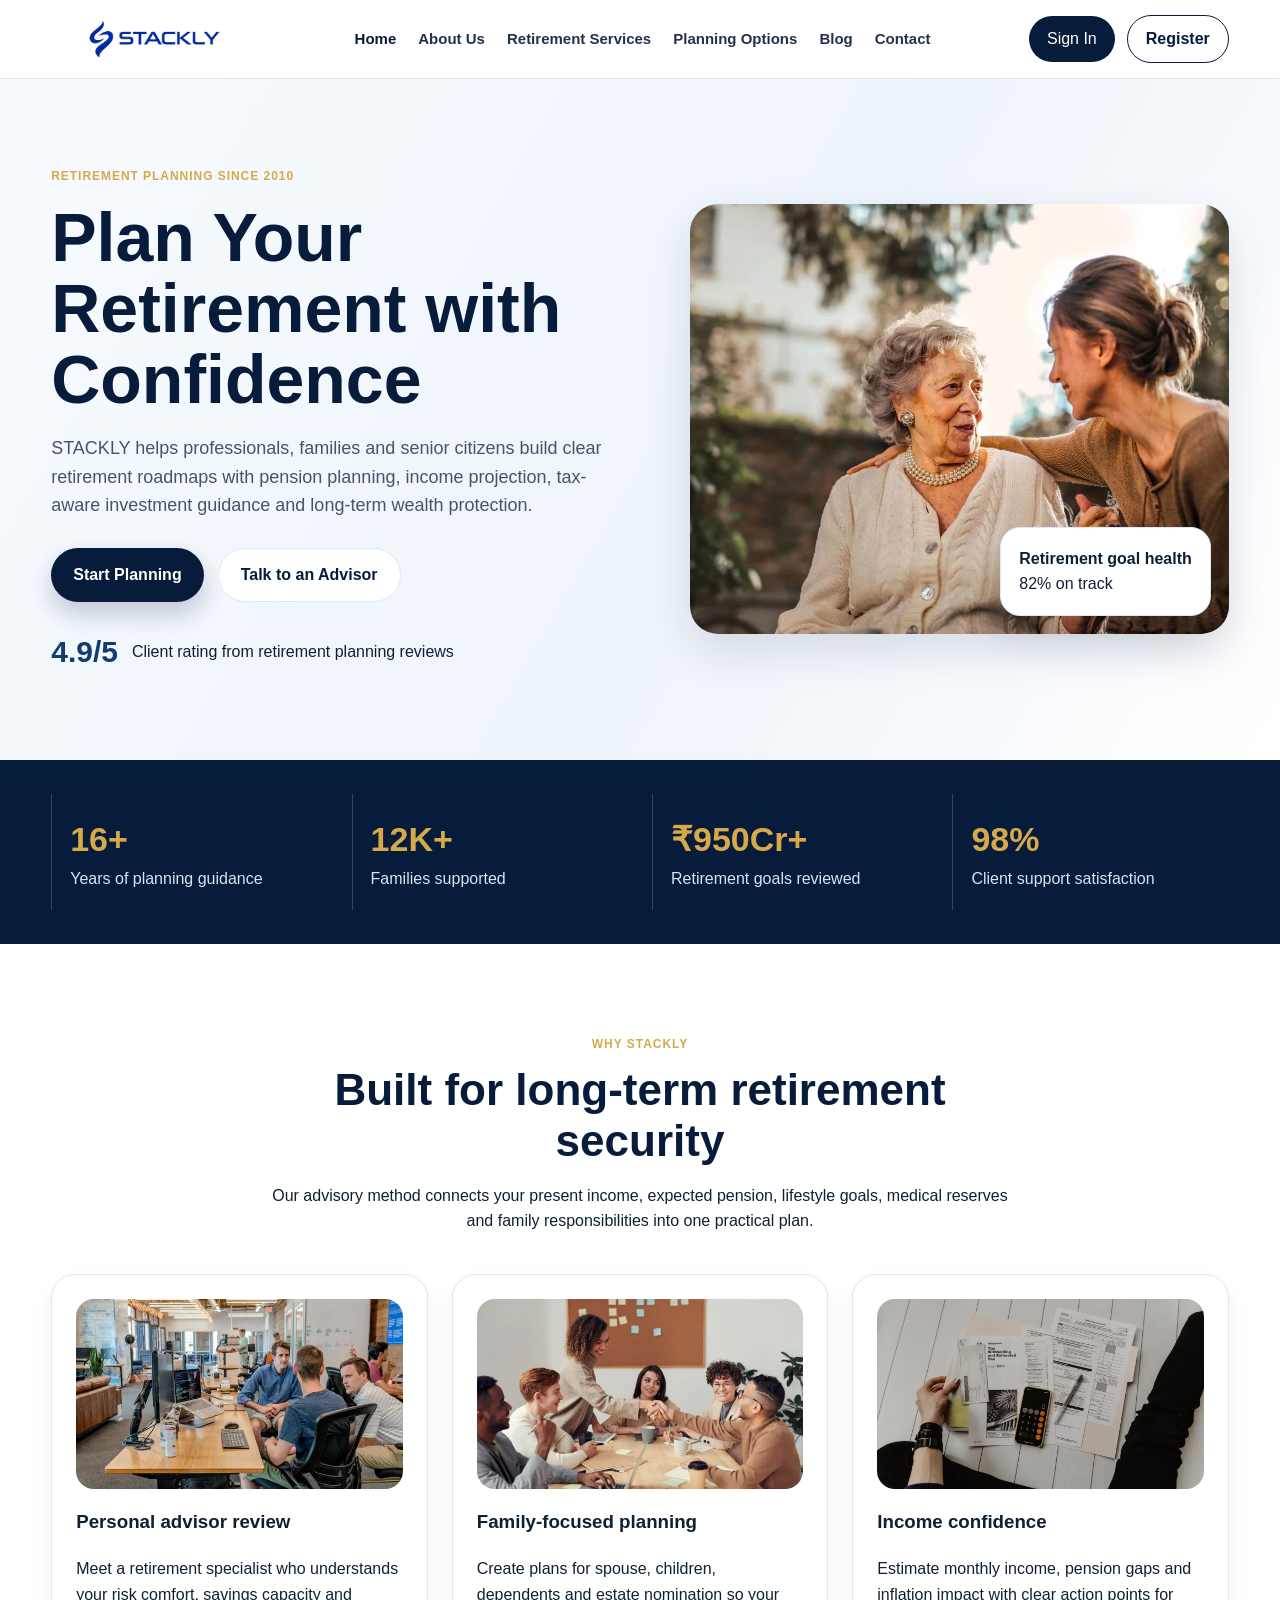
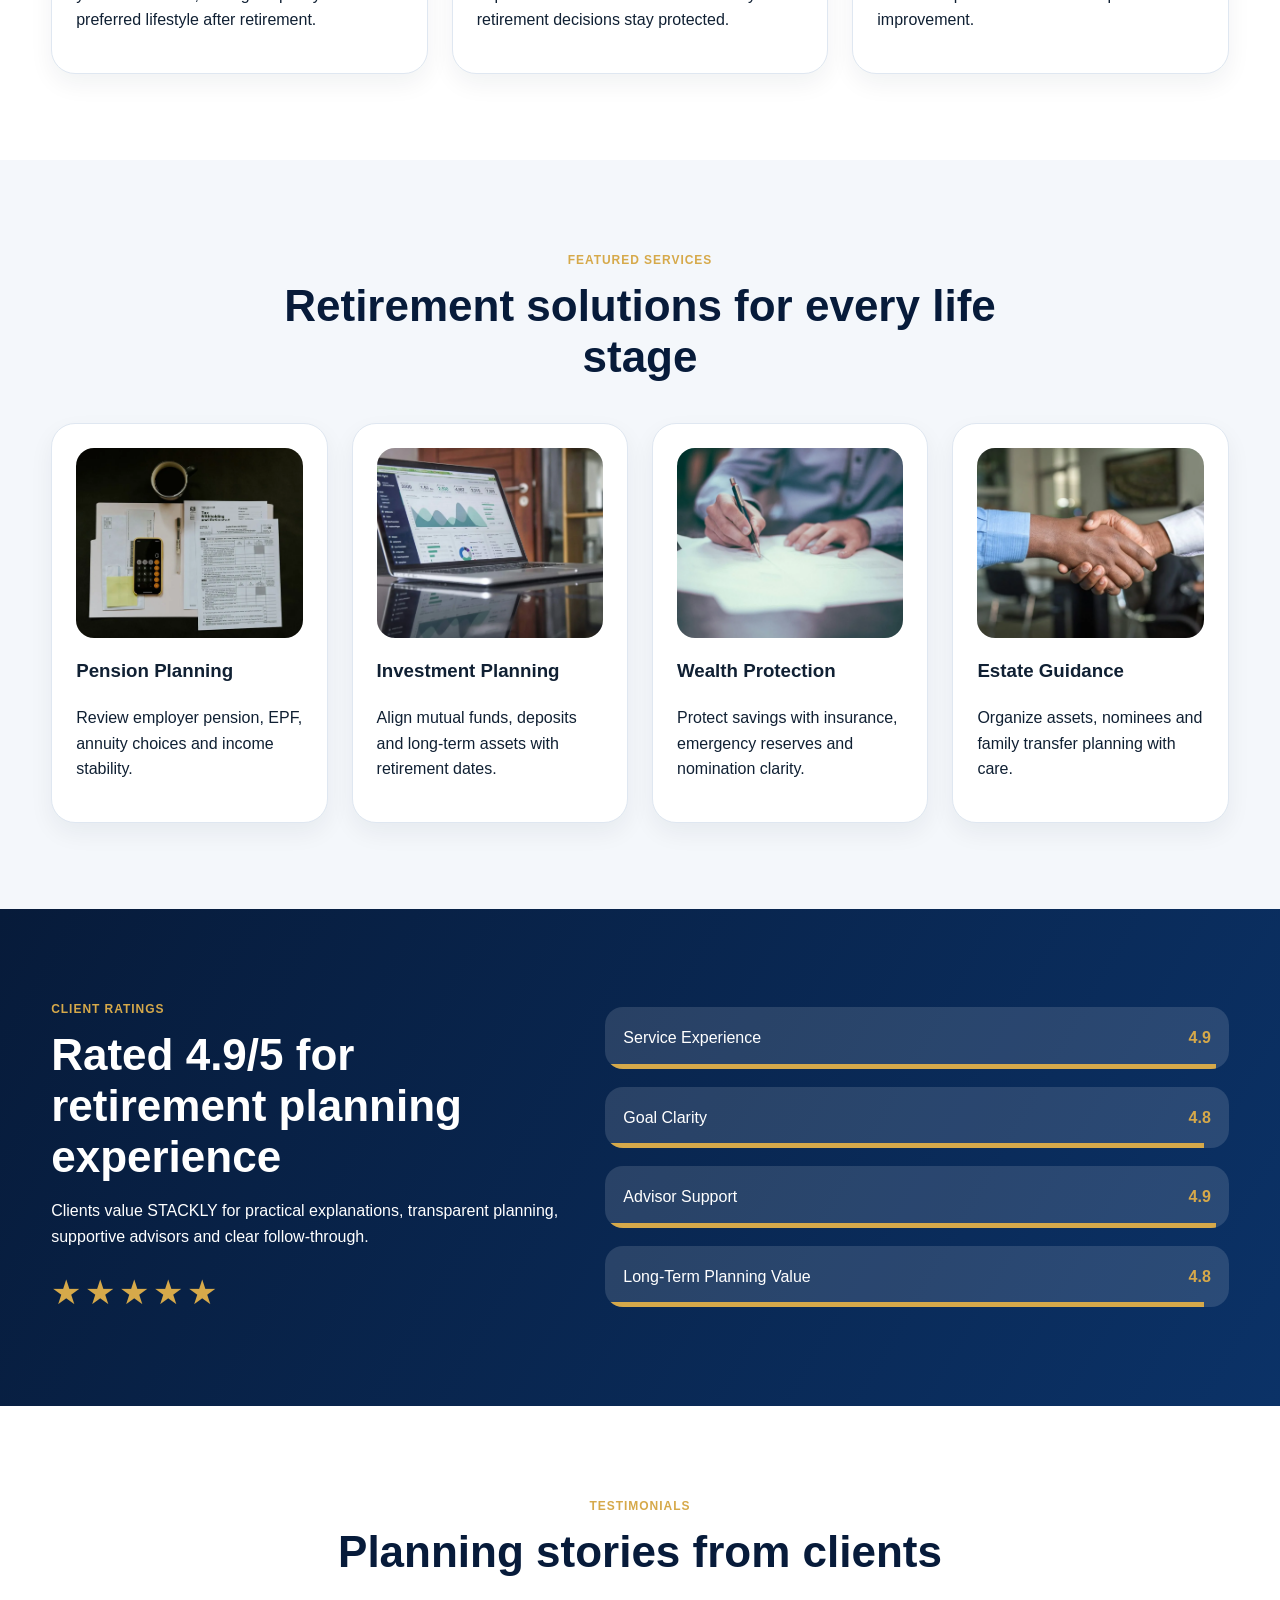
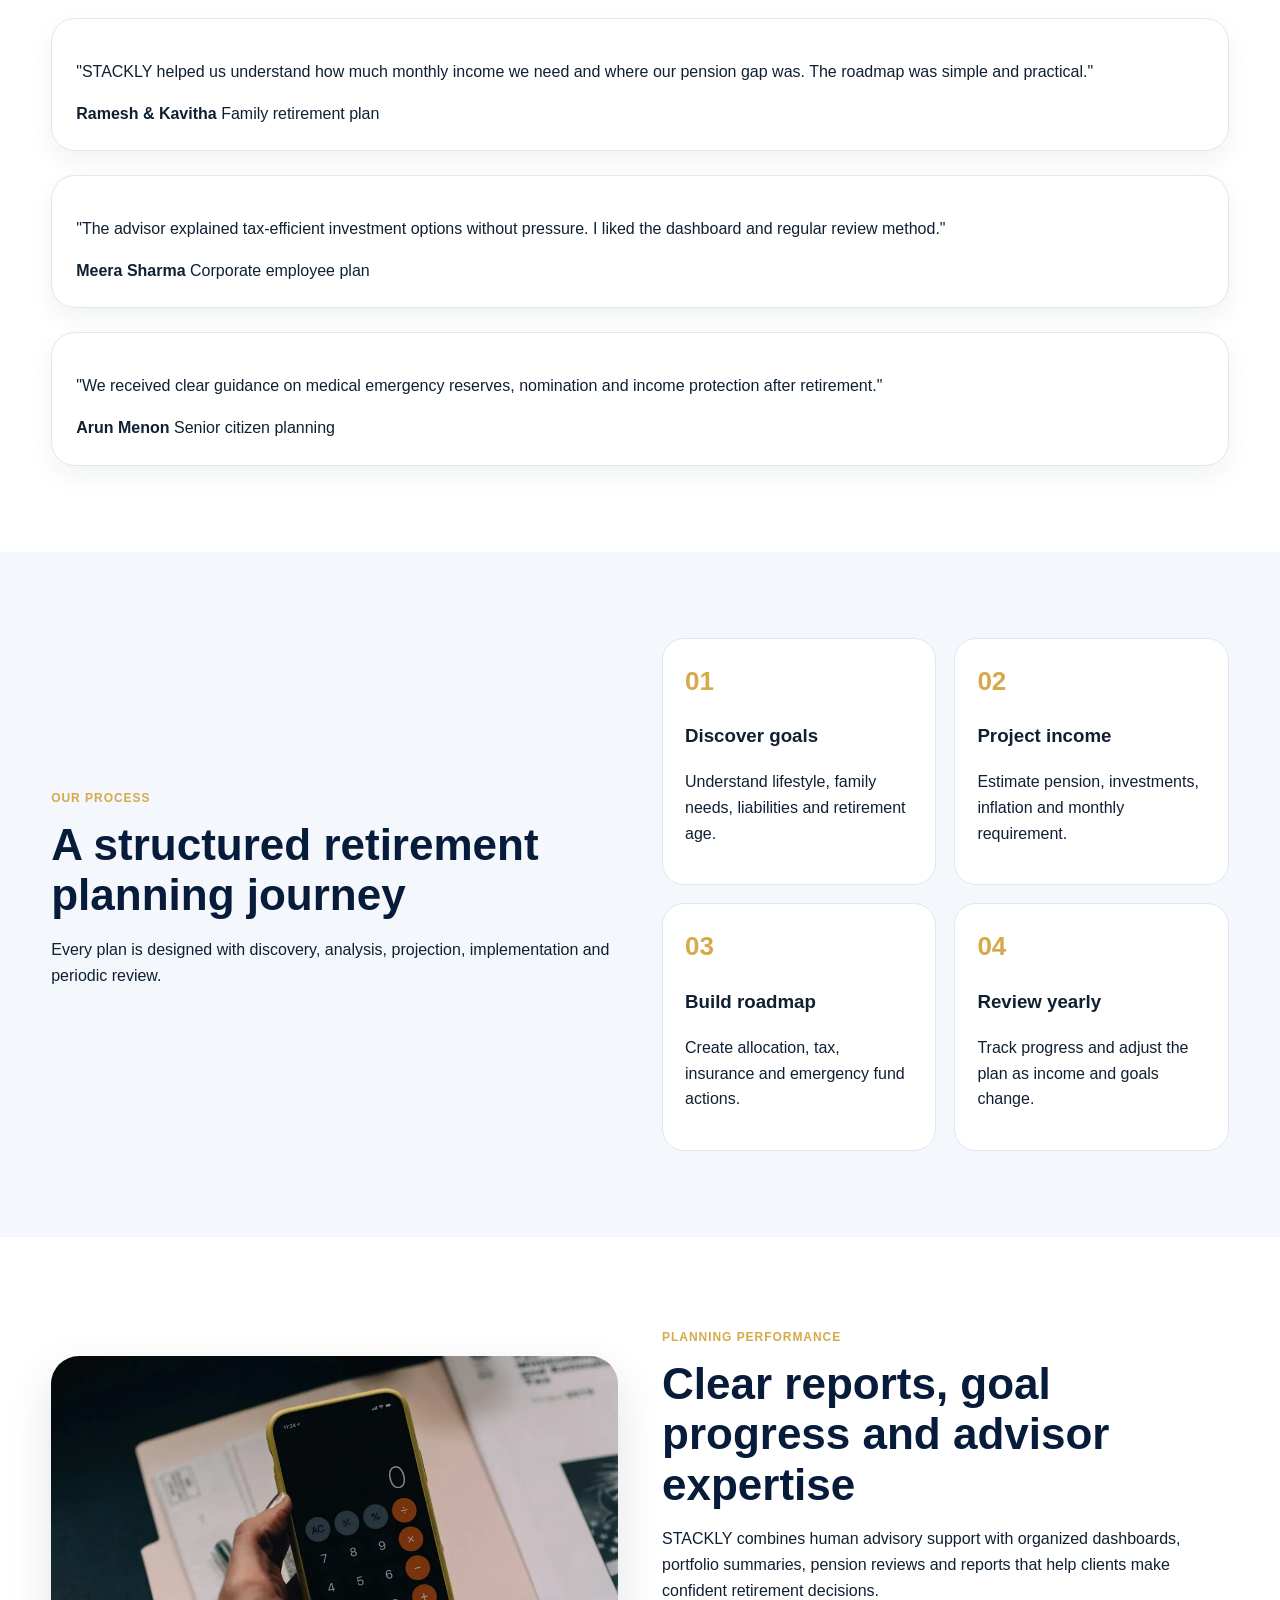
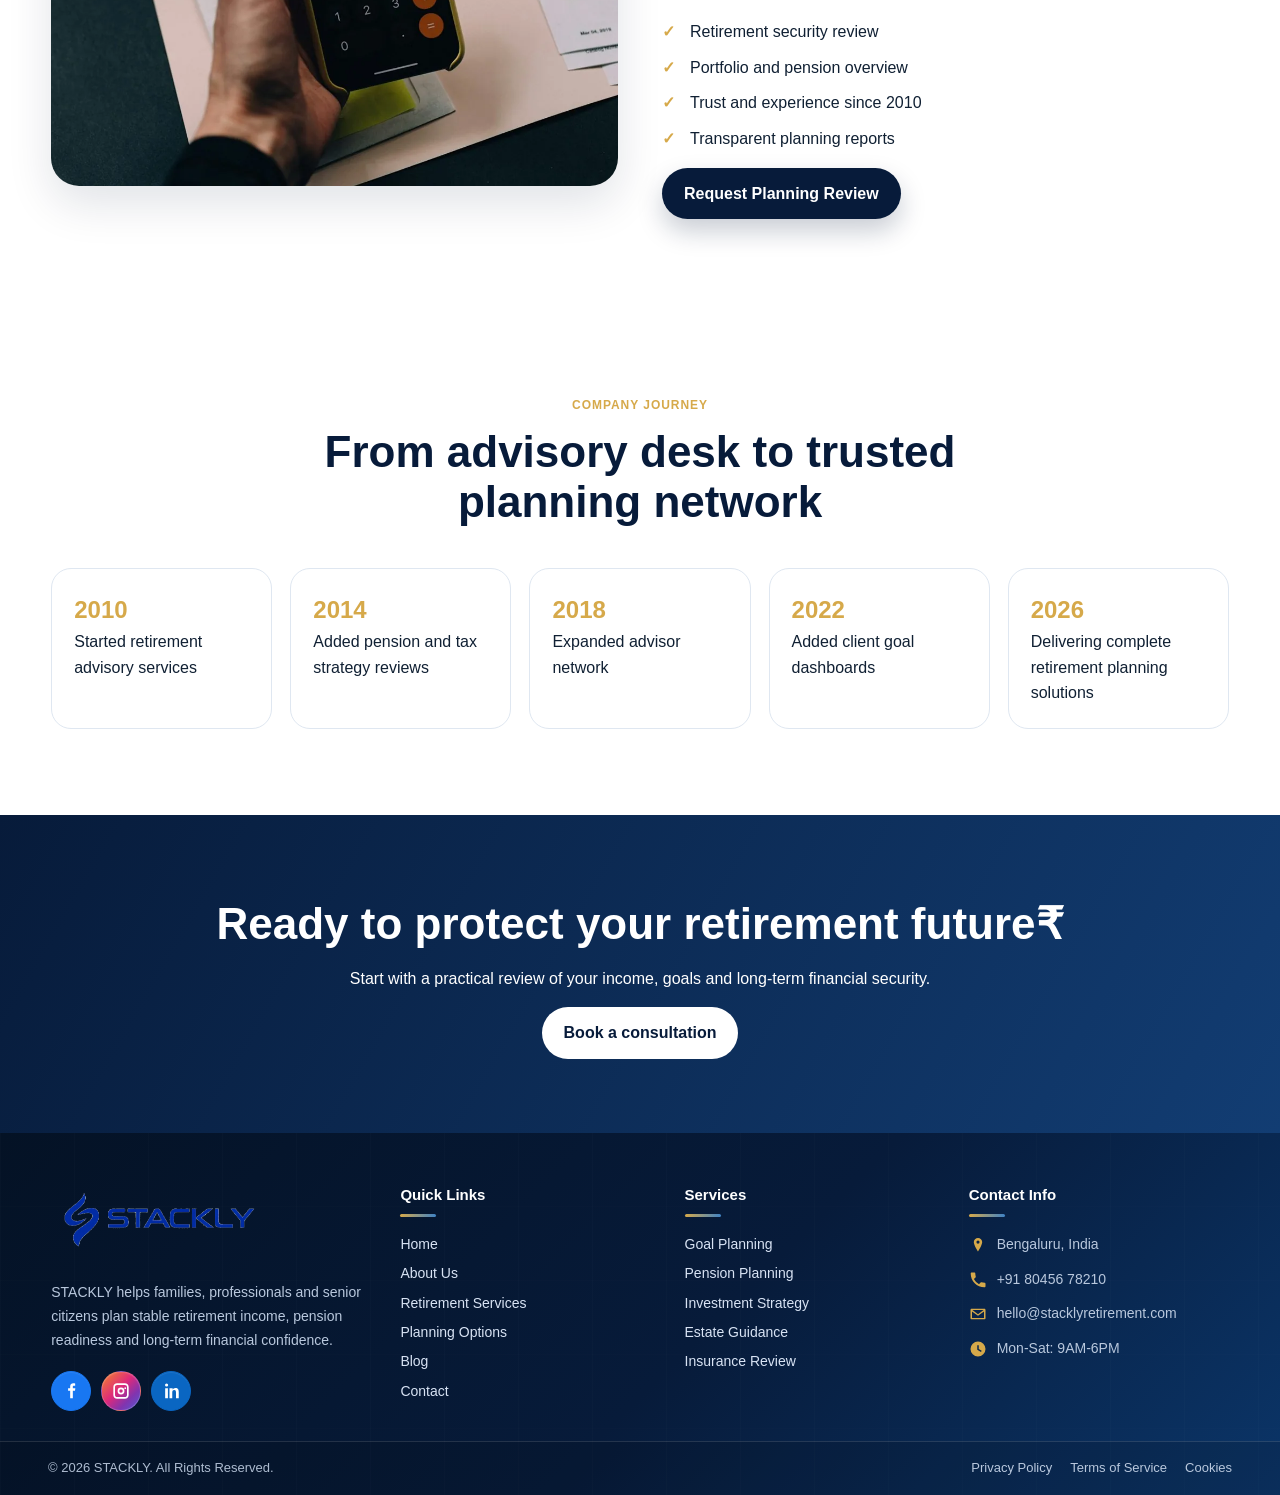
<file: index.html>
<!DOCTYPE html>
<html lang="en">
  <head>
    <meta charset="UTF-8">
    <meta name="viewport" content="width=device-width, initial-scale=1.0">
    <meta name="description" content="STACKLY Retirement Planning Services - professional pension, retirement income and wealth protection guidance.">
    <title>
      STACKLY Retirement Planning Services
    </title>
    <link rel="stylesheet" href="css/styles.css">
  </head>
  <body data-page="index">
    <header class="site-header">
      <nav class="navbar container">
        <a class="brand" href="index.html" aria-label="STACKLY home">
          <img src="images/stackly-logo.webp" alt="STACKLY logo" class="brand-logo">
        </a>
        <button class="menu-toggle" aria-label="Open navigation" aria-expanded="false">
          <span>
          </span>
          <span>
          </span>
          <span>
          </span>
        </button>
        <div class="nav-menu" id="primaryNav">
          <div class="nav-links">
          <a href="index.html" data-page="index">
            Home
          </a>
          <a href="about.html" data-page="about">
            About Us
          </a>
          <a href="retirement-services.html" data-page="retirement-services">
            Retirement Services
          </a>
          <a href="planning-options.html" data-page="planning-options">
            Planning Options
          </a>

          <a href="blog.html" data-page="blog">
            Blog
          </a>
          <a href="contact.html" data-page="contact">
            Contact
          </a>
        </div>
          <div class="nav-actions">
          <a href="signin.html" class="auth-link" data-page="signin">
            Sign In
          </a>
          <a href="register.html" class="register-link" data-page="register">
            Register
          </a>
          <a href="client-dashboard.html" class="dashboard-link hidden">
            Dashboard
          </a>
        </div>
        </div>
      </nav>
    </header>
    <main>
      <section class="hero split-hero">
        <div class="container hero-grid">
          <div class="hero-copy">
            <span class="eyebrow">
              Retirement planning since 2010
            </span>
            <h1>
              Plan Your Retirement with Confidence
            </h1>
            <p>
              STACKLY helps professionals, families and senior citizens build clear retirement roadmaps with pension planning, income projection, tax-aware investment guidance and long-term wealth protection.
            </p>
            <div class="hero-actions">
              <a href="404.html" class="btn primary">
                Start Planning
              </a>
              <a href="404.html" class="btn secondary">
                Talk to an Advisor
              </a>
            </div>
            <div class="mini-trust">
              <strong>
                4.9/5
              </strong>
              <span>
                Client rating from retirement planning reviews
              </span>
            </div>
          </div>
          <div class="hero-media">
            <img src="images/hero-retirement.webp" alt="Retirement advisor meeting">
            <div class="hero-card">
              <strong>
                Retirement goal health
              </strong>
              <span>
                82% on track
              </span>
            </div>
          </div>
        </div>
      </section>
      <section class="stats-section">
        <div class="container stats-grid">
          <div>
            <strong>
              16+
            </strong>
            <span>
              Years of planning guidance
            </span>
          </div>
          <div>
            <strong>
              12K+
            </strong>
            <span>
              Families supported
            </span>
          </div>
          <div>
            <strong>
              ₹950Cr+
            </strong>
            <span>
              Retirement goals reviewed
            </span>
          </div>
          <div>
            <strong>
              98%
            </strong>
            <span>
              Client support satisfaction
            </span>
          </div>
        </div>
      </section>
      <section class="section">
        <div class="container section-head">
          <span class="eyebrow">
            Why STACKLY
          </span>
          <h2>
            Built for long-term retirement security
          </h2>
          <p>
            Our advisory method connects your present income, expected pension, lifestyle goals, medical reserves and family responsibilities into one practical plan.
          </p>
        </div>
        <div class="container feature-grid">
          <article class="feature-card">
            <img src="images/advisor-meeting.webp" alt="Advisor meeting">
            <h3>
              Personal advisor review
            </h3>
            <p>
              Meet a retirement specialist who understands your risk comfort, savings capacity and preferred lifestyle after retirement.
            </p>
          </article>
          <article class="feature-card">
            <img src="images/family-planning.webp" alt="Family planning">
            <h3>
              Family-focused planning
            </h3>
            <p>
              Create plans for spouse, children, dependents and estate nomination so your retirement decisions stay protected.
            </p>
          </article>
          <article class="feature-card">
            <img src="images/income-planning.webp" alt="Income planning">
            <h3>
              Income confidence
            </h3>
            <p>
              Estimate monthly income, pension gaps and inflation impact with clear action points for improvement.
            </p>
          </article>
        </div>
      </section>
      <section class="section alt">
        <div class="container section-head">
          <span class="eyebrow">
            Featured services
          </span>
          <h2>
            Retirement solutions for every life stage
          </h2>
        </div>
        <div class="container service-strip">
          <a href="retirement-services.html" class="service-mini">
            <img src="images/pension-planning.webp" alt="Pension">
            <h3>
              Pension Planning
            </h3>
            <p>
              Review employer pension, EPF, annuity choices and income stability.
            </p>
          </a>
          <a href="retirement-services.html" class="service-mini">
            <img src="images/investment-plan.webp" alt="Investment">
            <h3>
              Investment Planning
            </h3>
            <p>
              Align mutual funds, deposits and long-term assets with retirement dates.
            </p>
          </a>
          <a href="retirement-services.html" class="service-mini">
            <img src="images/wealth-protection.webp" alt="Wealth">
            <h3>
              Wealth Protection
            </h3>
            <p>
              Protect savings with insurance, emergency reserves and nomination clarity.
            </p>
          </a>
          <a href="retirement-services.html" class="service-mini">
            <img src="images/estate-planning.webp" alt="Estate">
            <h3>
              Estate Guidance
            </h3>
            <p>
              Organize assets, nominees and family transfer planning with care.
            </p>
          </a>
        </div>
      </section>
      <section class="section ratings">
        <div class="container rating-layout">
          <div>
            <span class="eyebrow">
              Client ratings
            </span>
            <h2>
              Rated 4.9/5 for retirement planning experience
            </h2>
            <p>
              Clients value STACKLY for practical explanations, transparent planning, supportive advisors and clear follow-through.
            </p>
            <div class="stars">
              ★★★★★
            </div>
          </div>
          <div class="rating-bars">
            <div>
              <span>
                Service Experience
              </span>
              <b>
                4.9
              </b>
              <i style="width:98%">
              </i>
            </div>
            <div>
              <span>
                Goal Clarity
              </span>
              <b>
                4.8
              </b>
              <i style="width:96%">
              </i>
            </div>
            <div>
              <span>
                Advisor Support
              </span>
              <b>
                4.9
              </b>
              <i style="width:98%">
              </i>
            </div>
            <div>
              <span>
                Long-Term Planning Value
              </span>
              <b>
                4.8
              </b>
              <i style="width:96%">
              </i>
            </div>
          </div>
        </div>
      </section>
      <section class="section">
        <div class="container section-head">
          <span class="eyebrow">
            Testimonials
          </span>
          <h2>
            Planning stories from clients
          </h2>
        </div>
        <div class="container testimonial-grid">
          <article>
            <p>
              "STACKLY helped us understand how much monthly income we need and where our pension gap was. The roadmap was simple and practical."
            </p>
            <strong>
              Ramesh & Kavitha
            </strong>
            <span>
              Family retirement plan
            </span>
          </article>
          <article>
            <p>
              "The advisor explained tax-efficient investment options without pressure. I liked the dashboard and regular review method."
            </p>
            <strong>
              Meera Sharma
            </strong>
            <span>
              Corporate employee plan
            </span>
          </article>
          <article>
            <p>
              "We received clear guidance on medical emergency reserves, nomination and income protection after retirement."
            </p>
            <strong>
              Arun Menon
            </strong>
            <span>
              Senior citizen planning
            </span>
          </article>
        </div>
      </section>
      <section class="section alt">
        <div class="container process-grid">
          <div class="section-head left">
            <span class="eyebrow">
              Our process
            </span>
            <h2>
              A structured retirement planning journey
            </h2>
            <p>
              Every plan is designed with discovery, analysis, projection, implementation and periodic review.
            </p>
          </div>
          <div class="steps">
            <div>
              <b>
                01
              </b>
              <h3>
                Discover goals
              </h3>
              <p>
                Understand lifestyle, family needs, liabilities and retirement age.
              </p>
            </div>
            <div>
              <b>
                02
              </b>
              <h3>
                Project income
              </h3>
              <p>
                Estimate pension, investments, inflation and monthly requirement.
              </p>
            </div>
            <div>
              <b>
                03
              </b>
              <h3>
                Build roadmap
              </h3>
              <p>
                Create allocation, tax, insurance and emergency fund actions.
              </p>
            </div>
            <div>
              <b>
                04
              </b>
              <h3>
                Review yearly
              </h3>
              <p>
                Track progress and adjust the plan as income and goals change.
              </p>
            </div>
          </div>
        </div>
      </section>
      <section class="section">
        <div class="container two-col">
          <img src="images/documents-review.webp" alt="Documents review">
          <div>
            <span class="eyebrow">
              Planning performance
            </span>
            <h2>
              Clear reports, goal progress and advisor expertise
            </h2>
            <p>
              STACKLY combines human advisory support with organized dashboards, portfolio summaries, pension reviews and reports that help clients make confident retirement decisions.
            </p>
            <ul class="check-list">
              <li>
                Retirement security review
              </li>
              <li>
                Portfolio and pension overview
              </li>
              <li>
                Trust and experience since 2010
              </li>
              <li>
                Transparent planning reports
              </li>
            </ul>
            <a href="404.html" class="btn primary">
              Request Planning Review
            </a>
          </div>
        </div>
      </section>
      <section class="section journey">
        <div class="container section-head">
          <span class="eyebrow">
            Company journey
          </span>
          <h2>
            From advisory desk to trusted planning network
          </h2>
        </div>
        <div class="container timeline">
          <div>
            <b>
              2010
            </b>
            <span>
              Started retirement advisory services
            </span>
          </div>
          <div>
            <b>
              2014
            </b>
            <span>
              Added pension and tax strategy reviews
            </span>
          </div>
          <div>
            <b>
              2018
            </b>
            <span>
              Expanded advisor network
            </span>
          </div>
          <div>
            <b>
              2022
            </b>
            <span>
              Added client goal dashboards
            </span>
          </div>
          <div>
            <b>
              2026
            </b>
            <span>
              Delivering complete retirement planning solutions
            </span>
          </div>
        </div>
      </section>
      <section class="cta-section">
        <div class="container">
          <h2>
            Ready to protect your retirement future₹
          </h2>
          <p>
            Start with a practical review of your income, goals and long-term financial security.
          </p>
          <a href="404.html" class="btn light">
            Book a consultation
          </a>
        </div>
      </section>
    </main>
    <footer class="footer">
      <div class="container footer-grid">
        <div class="footer-brand">
          <a href="index.html" aria-label="STACKLY home" class="logo-link footer-logo-link">
            <img src="images/stackly-logo.webp" alt="STACKLY logo" class="footer-logo">
          </a>
          <p>
            STACKLY helps families, professionals and senior citizens plan stable retirement income, pension readiness and long-term financial confidence.
          </p>
          <div class="social-row" aria-label="Social media links">
            <a href="404.html" aria-label="Facebook" class="social-icon">
              <svg viewBox="0 0 24 24">
                <path d="M14.2 8.6V6.9c0-.8.2-1.2 1.3-1.2H17V2.9c-.7-.1-1.5-.2-2.2-.2-2.2 0-3.8 1.4-3.8 3.9v2H8.5v3.1H11v8.9h3.2v-8.9h2.6l.4-3.1h-3z"/>
              </svg>
            </a>
            <a href="404.html" aria-label="Instagram" class="social-icon">
              <svg viewBox="0 0 24 24">
                <path d="M7.3 2.8h9.4c2.5 0 4.5 2 4.5 4.5v9.4c0 2.5-2 4.5-4.5 4.5H7.3c-2.5 0-4.5-2-4.5-4.5V7.3c0-2.5 2-4.5 4.5-4.5zm0 2C5.9 4.8 4.8 5.9 4.8 7.3v9.4c0 1.4 1.1 2.5 2.5 2.5h9.4c1.4 0 2.5-1.1 2.5-2.5V7.3c0-1.4-1.1-2.5-2.5-2.5H7.3zm4.7 3.1a4.1 4.1 0 1 1 0 8.2 4.1 4.1 0 0 1 0-8.2zm0 2a2.1 2.1 0 1 0 0 4.2 2.1 2.1 0 0 0 0-4.2zm5.1-2.4a1 1 0 1 1 0 2.1 1 1 0 0 1 0-2.1z"/>
              </svg>
            </a>
            <a href="404.html" aria-label="LinkedIn" class="social-icon">
              <svg viewBox="0 0 24 24">
                <path d="M5 8.7h3.3v12H5v-12zm1.7-5.8a1.9 1.9 0 1 1 0 3.8 1.9 1.9 0 0 1 0-3.8zm4.1 5.8H14v1.6h.1c.4-.8 1.5-1.9 3.2-1.9 3.4 0 4 2.2 4 5.1v7.2H18v-6.4c0-1.5 0-3.5-2.1-3.5s-2.4 1.6-2.4 3.4v6.5h-3.3v-12z"/>
              </svg>
            </a>
          </div>
        </div>
        <div class="footer-column">
          <h4>Quick Links</h4>
          <a href="index.html">Home</a>
          <a href="about.html">About Us</a>
          <a href="retirement-services.html">Retirement Services</a>
          <a href="planning-options.html">Planning Options</a>
          <!--<a href="advisors.html">Advisors</a>-->
          <a href="blog.html">Blog</a>
          <a href="contact.html">Contact</a>
          <!--<a href="signin.html">Sign In</a>-->
        </div>
        <div class="footer-column">
          <h4>Services</h4>
          <a href="404.html">Goal Planning</a>
          <a href="404.html">Pension Planning</a>
          <a href="404.html">Investment Strategy</a>
          <a href="404.html">Estate Guidance</a>
          <a href="404.html">Insurance Review</a>
        </div>
        <div class="footer-column footer-contact">
          <h4>Contact Info</h4>
          <p class="contact-item">
            <svg viewBox="0 0 24 24" aria-hidden="true"><path d="M12 2.5c-3.1 0-5.6 2.5-5.6 5.6 0 4.2 5.6 12.7 5.6 12.7s5.6-8.5 5.6-12.7c0-3.1-2.5-5.6-5.6-5.6zm0 7.7a2.1 2.1 0 1 1 0-4.2 2.1 2.1 0 0 1 0 4.2z"/></svg>
            Bengaluru, India
          </p>
          <p class="contact-item">
            <svg viewBox="0 0 24 24" aria-hidden="true"><path d="M6.6 10.8c1.5 3 3.8 5.2 6.7 6.7l2.2-2.2c.3-.3.8-.4 1.2-.3 1.3.4 2.6.6 4 .6.7 0 1.3.6 1.3 1.3v3.5c0 .7-.6 1.3-1.3 1.3C10.4 21.7 2.3 13.6 2.3 3.3 2.3 2.6 2.9 2 3.6 2h3.5c.7 0 1.3.6 1.3 1.3 0 1.4.2 2.7.6 4 .1.4 0 .9-.3 1.2l-2.1 2.3z"/></svg>
            +91 80456 78210
          </p>
          <p class="contact-item">
            <svg viewBox="0 0 24 24" aria-hidden="true"><path d="M3.5 5h17c.8 0 1.5.7 1.5 1.5v11c0 .8-.7 1.5-1.5 1.5h-17c-.8 0-1.5-.7-1.5-1.5v-11C2 5.7 2.7 5 3.5 5zm8.5 7.2 7.5-5.5h-15l7.5 5.5zm0 2.2L4 8.5v8.7h16V8.5l-8 5.9z"/></svg>
            hello@stacklyretirement.com
          </p>
          <p class="contact-item">
            <svg viewBox="0 0 24 24" aria-hidden="true"><path d="M12 2a10 10 0 1 1 0 20 10 10 0 0 1 0-20zm1 5h-2v6l5 3 .9-1.6-3.9-2.3V7z"/></svg>
            Mon-Sat: 9AM-6PM
          </p>
        </div>
      </div>
      <div class="footer-bottom">
        <span>© 2026 STACKLY. All Rights Reserved.</span>
        <div class="footer-legal">
          <a href="404.html">Privacy Policy</a>
          <a href="404.html">Terms of Service</a>
          <a href="404.html">Cookies</a>
        </div>
      </div>
    </footer>
    <script src="js/app.js">
    </script>
  </body>
</html>
</file>
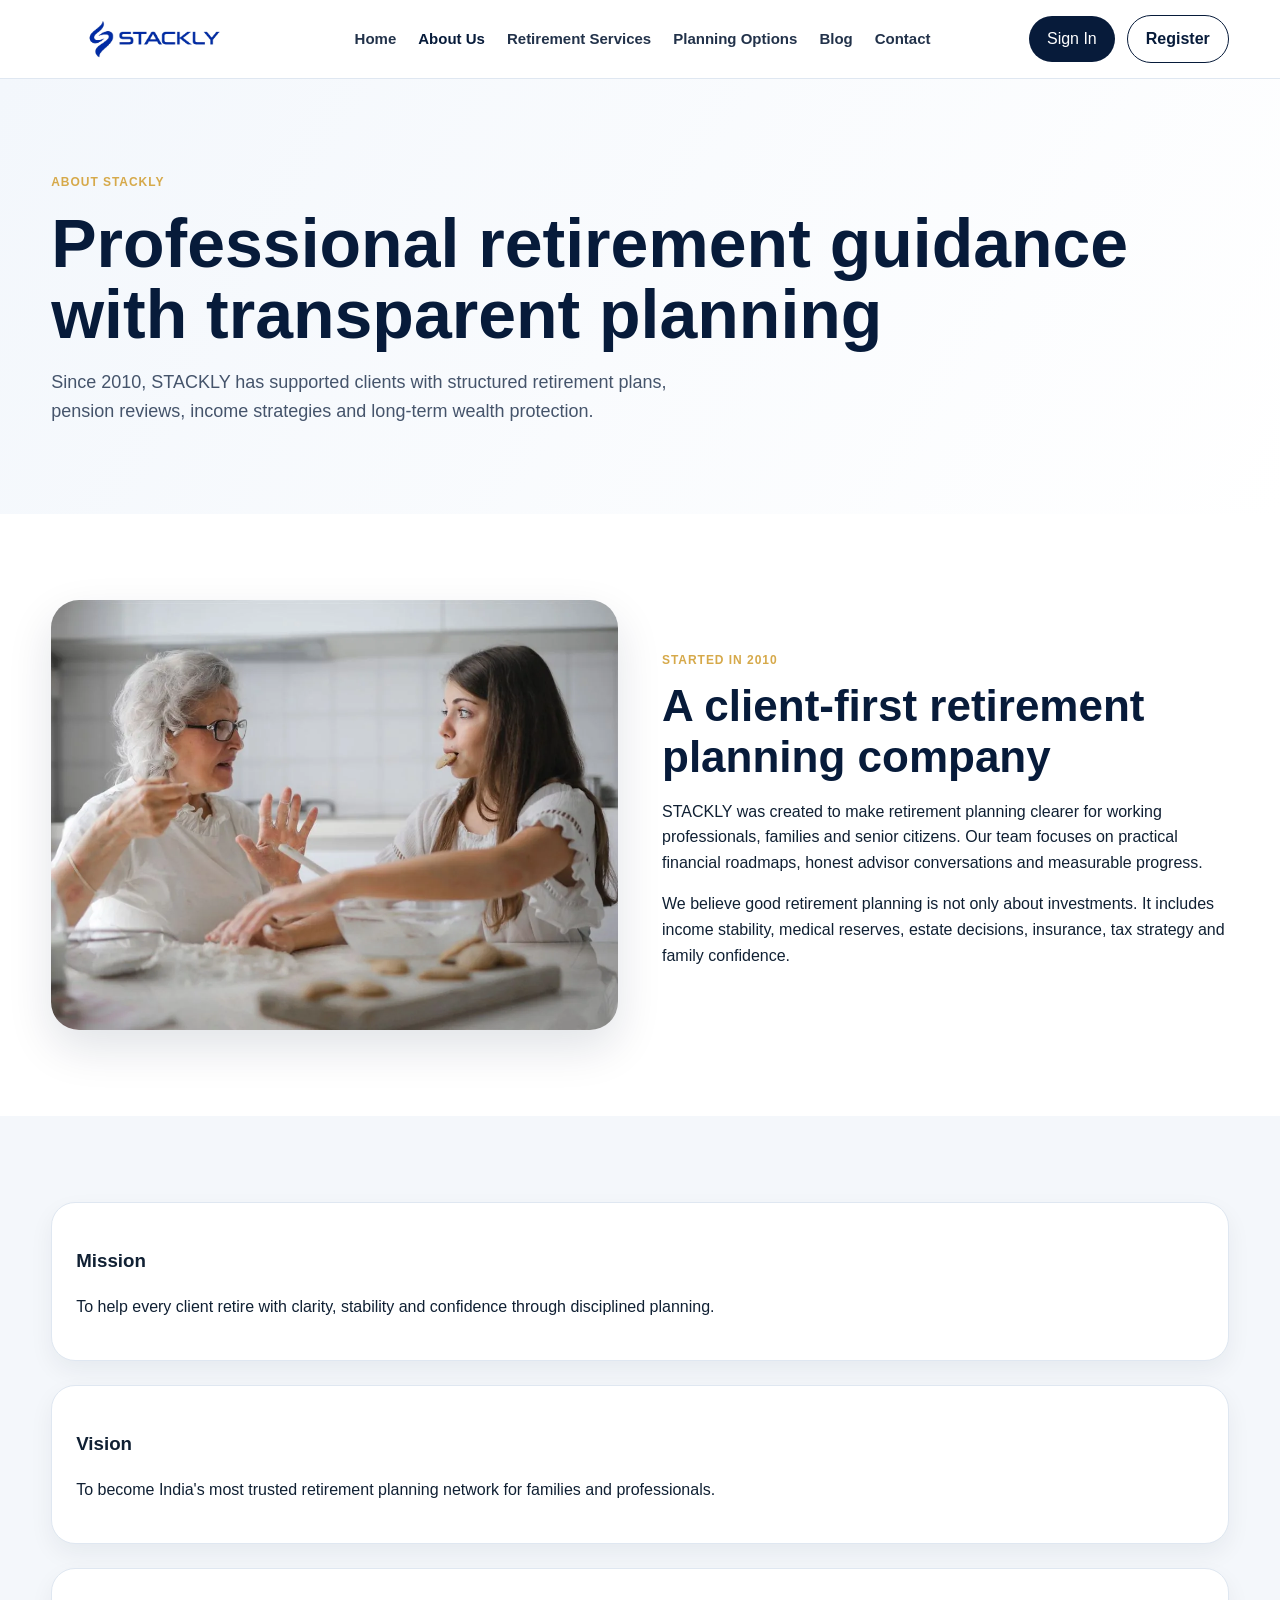
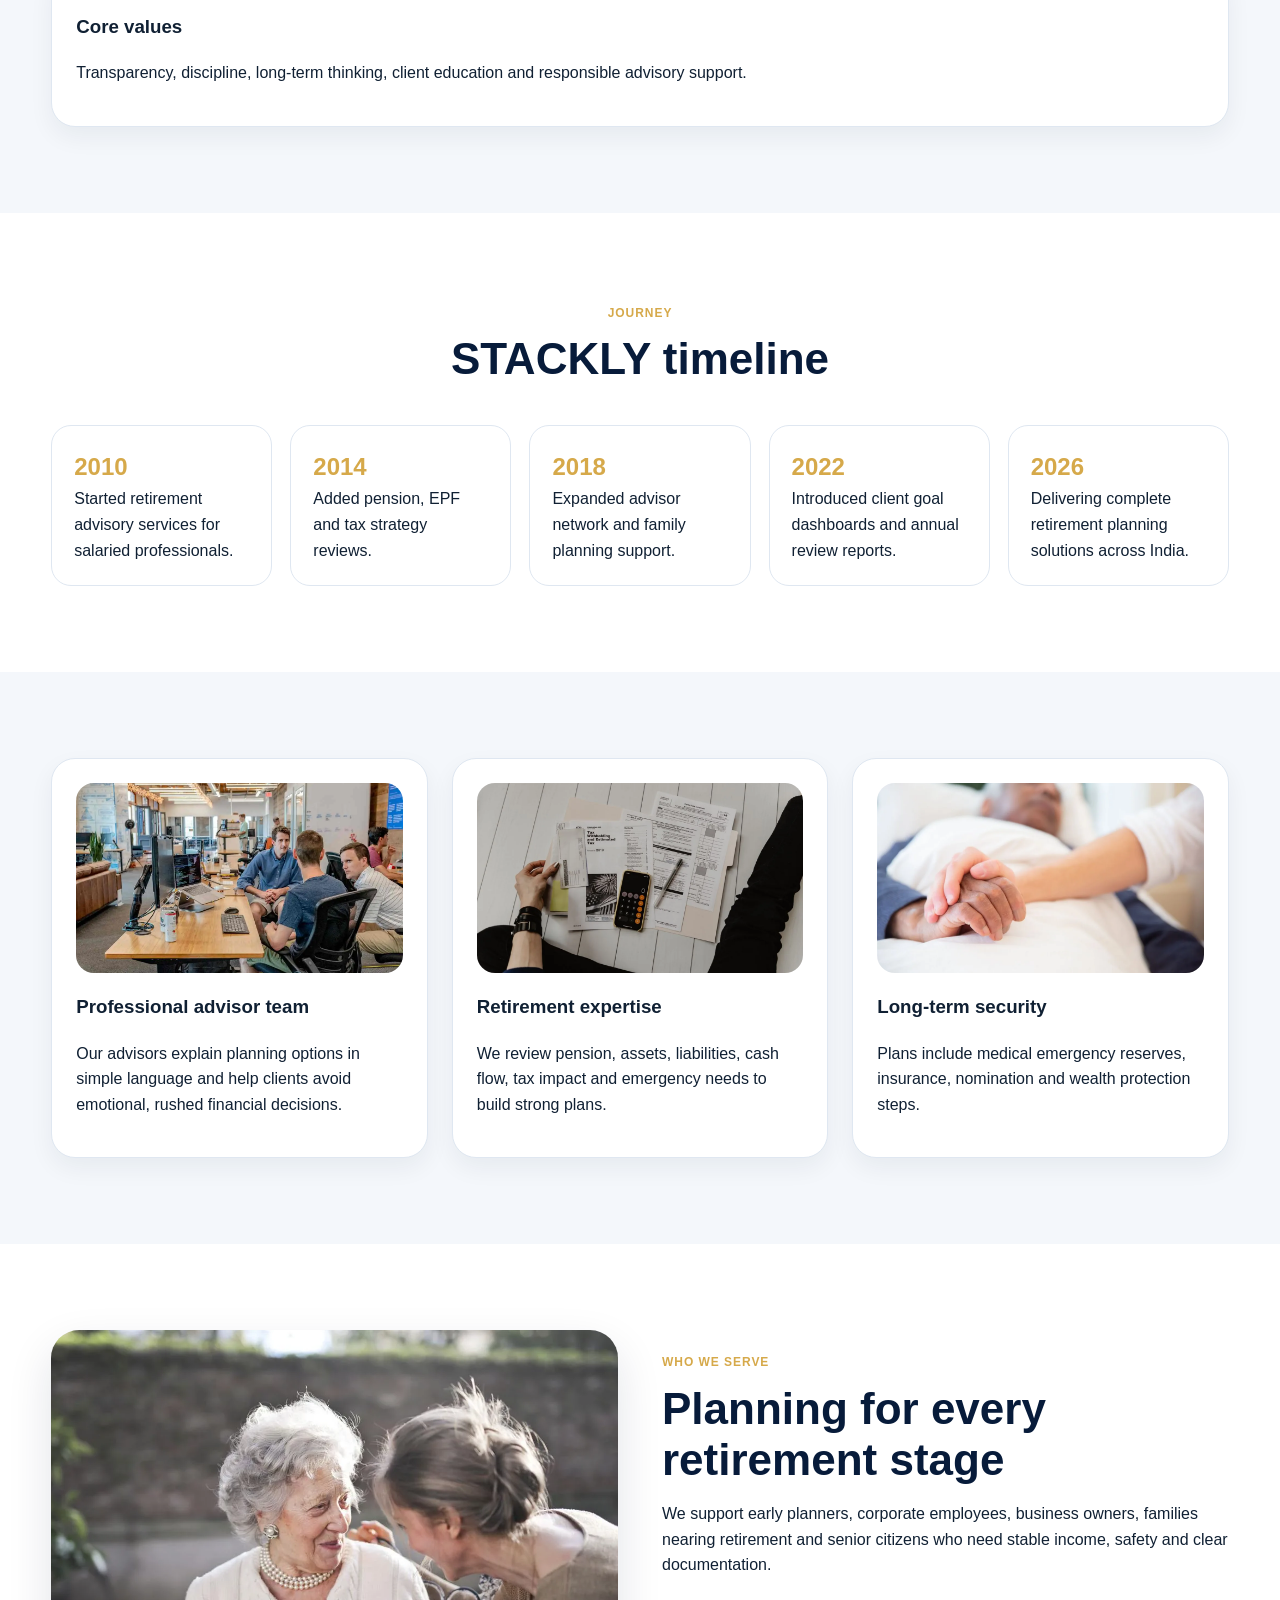
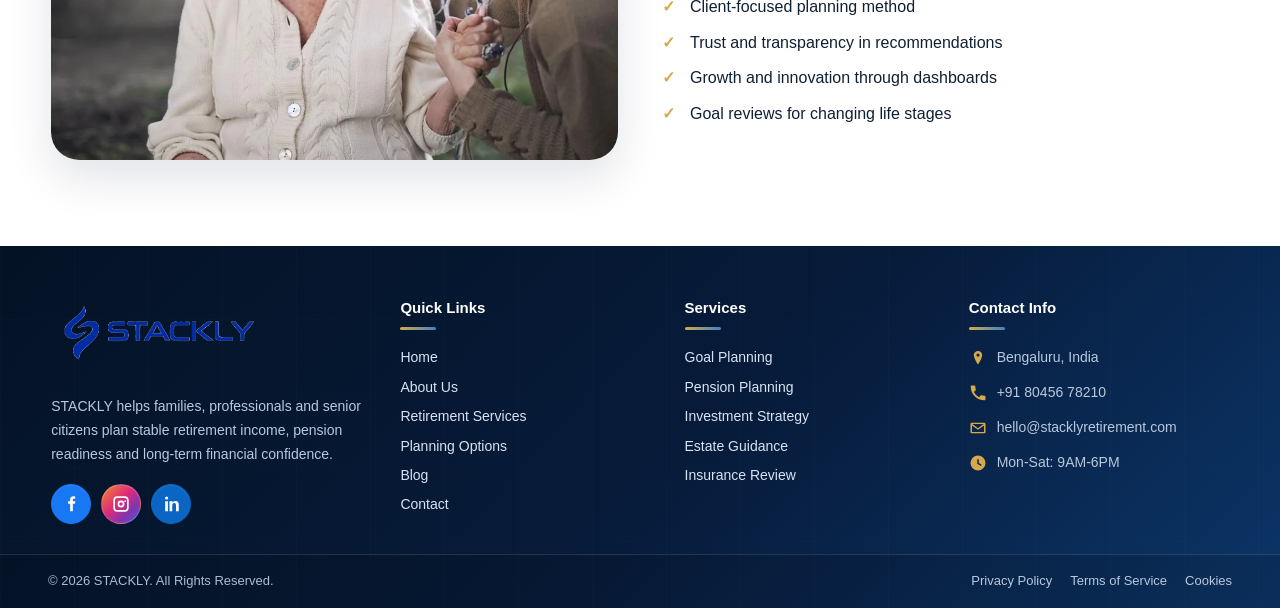
<file: about.html>
<!DOCTYPE html>
<html lang="en">
  <head>
    <meta charset="UTF-8">
    <meta name="viewport" content="width=device-width, initial-scale=1.0">
    <meta name="description" content="STACKLY Retirement Planning Services - professional pension, retirement income and wealth protection guidance.">
    <title>
      About Us | STACKLY
    </title>
    <link rel="stylesheet" href="css/styles.css">
  </head>
  <body data-page="about">
    <header class="site-header">
      <nav class="navbar container">
        <a class="brand" href="index.html" aria-label="STACKLY home">
          <img src="images/stackly-logo.webp" alt="STACKLY logo" class="brand-logo">
        </a>
        <button class="menu-toggle" aria-label="Open navigation" aria-expanded="false">
          <span>
          </span>
          <span>
          </span>
          <span>
          </span>
        </button>
        <div class="nav-menu" id="primaryNav">
          <div class="nav-links">
          <a href="index.html" data-page="index">
            Home
          </a>
          <a href="about.html" data-page="about">
            About Us
          </a>
          <a href="retirement-services.html" data-page="retirement-services">
            Retirement Services
          </a>
          <a href="planning-options.html" data-page="planning-options">
            Planning Options
          </a>

          <a href="blog.html" data-page="blog">
            Blog
          </a>
          <a href="contact.html" data-page="contact">
            Contact
          </a>
        </div>
          <div class="nav-actions">
          <a href="signin.html" class="auth-link" data-page="signin">
            Sign In
          </a>
          <a href="register.html" class="register-link" data-page="register">
            Register
          </a>
          <a href="client-dashboard.html" class="dashboard-link hidden">
            Dashboard
          </a>
        </div>
        </div>
      </nav>
    </header>
    <main>
      <section class="page-hero">
        <div class="container">
          <span class="eyebrow">
            About STACKLY
          </span>
          <h1>
            Professional retirement guidance with transparent planning
          </h1>
          <p>
            Since 2010, STACKLY has supported clients with structured retirement plans, pension reviews, income strategies and long-term wealth protection.
          </p>
        </div>
      </section>
      <section class="section">
        <div class="container two-col">
          <img src="images/senior-couple.webp" alt="Senior couple planning">
          <div>
            <span class="eyebrow">
              Started in 2010
            </span>
            <h2>
              A client-first retirement planning company
            </h2>
            <p>
              STACKLY was created to make retirement planning clearer for working professionals, families and senior citizens. Our team focuses on practical financial roadmaps, honest advisor conversations and measurable progress.
            </p>
            <p>
              We believe good retirement planning is not only about investments. It includes income stability, medical reserves, estate decisions, insurance, tax strategy and family confidence.
            </p>
          </div>
        </div>
      </section>
      <section class="section alt">
        <div class="container values-grid">
          <article>
            <h3>
              Mission
            </h3>
            <p>
              To help every client retire with clarity, stability and confidence through disciplined planning.
            </p>
          </article>
          <article>
            <h3>
              Vision
            </h3>
            <p>
              To become India's most trusted retirement planning network for families and professionals.
            </p>
          </article>
          <article>
            <h3>
              Core values
            </h3>
            <p>
              Transparency, discipline, long-term thinking, client education and responsible advisory support.
            </p>
          </article>
        </div>
      </section>
      <section class="section">
        <div class="container section-head">
          <span class="eyebrow">
            Journey
          </span>
          <h2>
            STACKLY timeline
          </h2>
        </div>
        <div class="container timeline detailed">
          <div>
            <b>
              2010
            </b>
            <span>
              Started retirement advisory services for salaried professionals.
            </span>
          </div>
          <div>
            <b>
              2014
            </b>
            <span>
              Added pension, EPF and tax strategy reviews.
            </span>
          </div>
          <div>
            <b>
              2018
            </b>
            <span>
              Expanded advisor network and family planning support.
            </span>
          </div>
          <div>
            <b>
              2022
            </b>
            <span>
              Introduced client goal dashboards and annual review reports.
            </span>
          </div>
          <div>
            <b>
              2026
            </b>
            <span>
              Delivering complete retirement planning solutions across India.
            </span>
          </div>
        </div>
      </section>
      <section class="section alt">
        <div class="container feature-grid">
          <article class="feature-card">
            <img src="images/advisor-meeting.webp" alt="Advisor team">
            <h3>
              Professional advisor team
            </h3>
            <p>
              Our advisors explain planning options in simple language and help clients avoid emotional, rushed financial decisions.
            </p>
          </article>
          <article class="feature-card">
            <img src="images/income-planning.webp" alt="Income planning">
            <h3>
              Retirement expertise
            </h3>
            <p>
              We review pension, assets, liabilities, cash flow, tax impact and emergency needs to build strong plans.
            </p>
          </article>
          <article class="feature-card">
            <img src="images/medical-planning.webp" alt="Medical planning">
            <h3>
              Long-term security
            </h3>
            <p>
              Plans include medical emergency reserves, insurance, nomination and wealth protection steps.
            </p>
          </article>
        </div>
      </section>
      <section class="section">
        <div class="container two-col reverse">
          <img src="images/retirement-lifestyle.webp" alt="Retirement lifestyle">
          <div>
            <span class="eyebrow">
              Who we serve
            </span>
            <h2>
              Planning for every retirement stage
            </h2>
            <p>
              We support early planners, corporate employees, business owners, families nearing retirement and senior citizens who need stable income, safety and clear documentation.
            </p>
            <ul class="check-list">
              <li>
                Client-focused planning method
              </li>
              <li>
                Trust and transparency in recommendations
              </li>
              <li>
                Growth and innovation through dashboards
              </li>
              <li>
                Goal reviews for changing life stages
              </li>
            </ul>
          </div>
        </div>
      </section>
    </main>
    <footer class="footer">
      <div class="container footer-grid">
        <div class="footer-brand">
          <a href="index.html" aria-label="STACKLY home" class="logo-link footer-logo-link">
            <img src="images/stackly-logo.webp" alt="STACKLY logo" class="footer-logo">
          </a>
          <p>
            STACKLY helps families, professionals and senior citizens plan stable retirement income, pension readiness and long-term financial confidence.
          </p>
          <div class="social-row" aria-label="Social media links">
            <a href="404.html" aria-label="Facebook" class="social-icon">
              <svg viewBox="0 0 24 24">
                <path d="M14.2 8.6V6.9c0-.8.2-1.2 1.3-1.2H17V2.9c-.7-.1-1.5-.2-2.2-.2-2.2 0-3.8 1.4-3.8 3.9v2H8.5v3.1H11v8.9h3.2v-8.9h2.6l.4-3.1h-3z"/>
              </svg>
            </a>
            <a href="404.html" aria-label="Instagram" class="social-icon">
              <svg viewBox="0 0 24 24">
                <path d="M7.3 2.8h9.4c2.5 0 4.5 2 4.5 4.5v9.4c0 2.5-2 4.5-4.5 4.5H7.3c-2.5 0-4.5-2-4.5-4.5V7.3c0-2.5 2-4.5 4.5-4.5zm0 2C5.9 4.8 4.8 5.9 4.8 7.3v9.4c0 1.4 1.1 2.5 2.5 2.5h9.4c1.4 0 2.5-1.1 2.5-2.5V7.3c0-1.4-1.1-2.5-2.5-2.5H7.3zm4.7 3.1a4.1 4.1 0 1 1 0 8.2 4.1 4.1 0 0 1 0-8.2zm0 2a2.1 2.1 0 1 0 0 4.2 2.1 2.1 0 0 0 0-4.2zm5.1-2.4a1 1 0 1 1 0 2.1 1 1 0 0 1 0-2.1z"/>
              </svg>
            </a>
            <a href="404.html" aria-label="LinkedIn" class="social-icon">
              <svg viewBox="0 0 24 24">
                <path d="M5 8.7h3.3v12H5v-12zm1.7-5.8a1.9 1.9 0 1 1 0 3.8 1.9 1.9 0 0 1 0-3.8zm4.1 5.8H14v1.6h.1c.4-.8 1.5-1.9 3.2-1.9 3.4 0 4 2.2 4 5.1v7.2H18v-6.4c0-1.5 0-3.5-2.1-3.5s-2.4 1.6-2.4 3.4v6.5h-3.3v-12z"/>
              </svg>
            </a>
          </div>
        </div>
        <div class="footer-column">
          <h4>Quick Links</h4>
          <a href="index.html">Home</a>
          <a href="about.html">About Us</a>
          <a href="retirement-services.html">Retirement Services</a>
          <a href="planning-options.html">Planning Options</a>
          <!--<a href="advisors.html">Advisors</a>-->
          <a href="blog.html">Blog</a>
          <a href="contact.html">Contact</a>
          <!--<a href="signin.html">Sign In</a>-->
        </div>
        <div class="footer-column">
          <h4>Services</h4>
          <a href="404.html">Goal Planning</a>
          <a href="404.html">Pension Planning</a>
          <a href="404.html">Investment Strategy</a>
          <a href="404.html">Estate Guidance</a>
          <a href="404.html">Insurance Review</a>
        </div>
        <div class="footer-column footer-contact">
          <h4>Contact Info</h4>
          <p class="contact-item">
            <svg viewBox="0 0 24 24" aria-hidden="true"><path d="M12 2.5c-3.1 0-5.6 2.5-5.6 5.6 0 4.2 5.6 12.7 5.6 12.7s5.6-8.5 5.6-12.7c0-3.1-2.5-5.6-5.6-5.6zm0 7.7a2.1 2.1 0 1 1 0-4.2 2.1 2.1 0 0 1 0 4.2z"/></svg>
            Bengaluru, India
          </p>
          <p class="contact-item">
            <svg viewBox="0 0 24 24" aria-hidden="true"><path d="M6.6 10.8c1.5 3 3.8 5.2 6.7 6.7l2.2-2.2c.3-.3.8-.4 1.2-.3 1.3.4 2.6.6 4 .6.7 0 1.3.6 1.3 1.3v3.5c0 .7-.6 1.3-1.3 1.3C10.4 21.7 2.3 13.6 2.3 3.3 2.3 2.6 2.9 2 3.6 2h3.5c.7 0 1.3.6 1.3 1.3 0 1.4.2 2.7.6 4 .1.4 0 .9-.3 1.2l-2.1 2.3z"/></svg>
            +91 80456 78210
          </p>
          <p class="contact-item">
            <svg viewBox="0 0 24 24" aria-hidden="true"><path d="M3.5 5h17c.8 0 1.5.7 1.5 1.5v11c0 .8-.7 1.5-1.5 1.5h-17c-.8 0-1.5-.7-1.5-1.5v-11C2 5.7 2.7 5 3.5 5zm8.5 7.2 7.5-5.5h-15l7.5 5.5zm0 2.2L4 8.5v8.7h16V8.5l-8 5.9z"/></svg>
            hello@stacklyretirement.com
          </p>
          <p class="contact-item">
            <svg viewBox="0 0 24 24" aria-hidden="true"><path d="M12 2a10 10 0 1 1 0 20 10 10 0 0 1 0-20zm1 5h-2v6l5 3 .9-1.6-3.9-2.3V7z"/></svg>
            Mon-Sat: 9AM-6PM
          </p>
        </div>
      </div>
      <div class="footer-bottom">
        <span>© 2026 STACKLY. All Rights Reserved.</span>
        <div class="footer-legal">
          <a href="404.html">Privacy Policy</a>
          <a href="404.html">Terms of Service</a>
          <a href="404.html">Cookies</a>
        </div>
      </div>
    </footer>
    <script src="js/app.js">
    </script>
  </body>
</html>
</file>
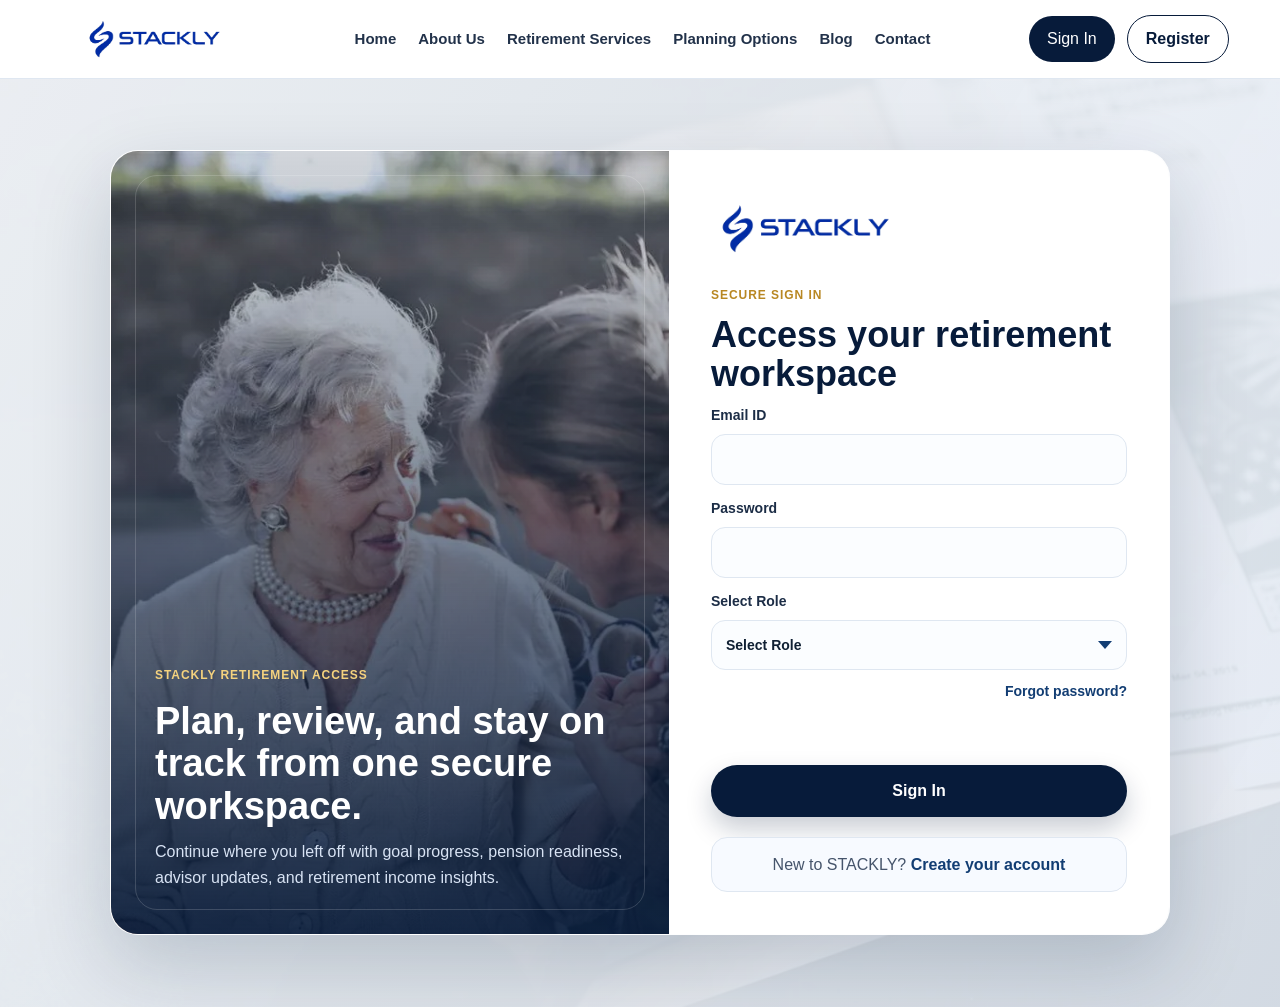
<file: admin-dashboard.html>
<!DOCTYPE html>
<html lang="en">
  <head>
    <meta charset="UTF-8">
    <meta name="viewport" content="width=device-width, initial-scale=1.0">
    <meta name="description" content="STACKLY Retirement Planning Services - professional pension, retirement income and wealth protection guidance.">
    <title>
      Retirement Advisor Dashboard | STACKLY
    </title>
    <link rel="stylesheet" href="css/styles.css">
  </head>
  <body data-page="admin-dashboard">
    <main>
      <section class="dashboard-shell">
        <aside class="dash-sidebar" id="dashboardSidebar">
          <a href="index.html" aria-label="STACKLY home" class="logo-link">
            <img src="images/stackly-logo.webp" alt="STACKLY logo">
          </a>
          <a class="dash-home-btn" href="index.html">
            Back to Home
          </a>
          <button data-panel="overview" class="active">
            Overview
          </button>
          <button data-panel="plan">
            Retirement Plan
          </button>
          <button data-panel="portfolio">
            Portfolio
          </button>
          <button data-panel="pension">
            Pension
          </button>
          <button data-panel="income">
            Income Projection
          </button>
          <button data-panel="reports">
            Reports
          </button>
          <button data-panel="messages">
            Messages
          </button>
          <button data-panel="settings">
            Settings
          </button>
          <button id="logoutBtn" class="logout">
            Sign Out
          </button>
        </aside>
        <button class="dash-overlay" type="button" aria-label="Close dashboard menu"></button>
        <div class="dash-main">
          <div class="dash-mobile-bar">
            <button class="dash-menu-toggle" type="button" aria-label="Open dashboard menu" aria-expanded="false" aria-controls="dashboardSidebar">
              <span></span>
              <span></span>
              <span></span>
            </button>
            <a class="dash-home-link" href="index.html">
              Back to Home
            </a>
          </div>
          <header class="dash-header">
            <div>
              <span class="eyebrow">
                STACKLY
              </span>
              <h1>
                Retirement Advisor Dashboard
              </h1>
              <p id="userLine">
                Welcome to your retirement workspace.
              </p>
            </div>
            <img src="images/dashboard-hero.webp" alt="Dashboard visual">
          </header>
          <div class="dash-cards">
            <article>
              <span>
                Goal Progress
              </span>
              <b>
                82%
              </b>
            </article>
            <article>
              <span>
                Portfolio Value
              </span>
              <b>
                ₹48.6L
              </b>
            </article>
            <article>
              <span>
                Pension Readiness
              </span>
              <b>
                74%
              </b>
            </article>
            <article>
              <span>
                Monthly Income Gap
              </span>
              <b>
                ₹18K
              </b>
            </article>
          </div>
          <section class="dash-panel active" id="overview">
            <h2>
              Overview
            </h2>
            <div class="chart-row">
              <div class="bar-chart">
                <i style="height:70%">
                </i>
                <i style="height:88%">
                </i>
                <i style="height:58%">
                </i>
                <i style="height:76%">
                </i>
              </div>
              <div>
                <h3>
                  Recent activity
                </h3>
                <ul>
                  <li>
                    Retirement goal review completed
                  </li>
                  <li>
                    Pension statement uploaded
                  </li>
                  <li>
                    Advisor message received
                  </li>
                  <li>
                    Income projection updated
                  </li>
                </ul>
              </div>
            </div>
          </section>
          <section class="dash-panel" id="plan">
            <h2>
              Retirement Plan
            </h2>
            <p class="dash-copy">
              Advisor planning tasks are organized by client stage, review cycle and high-priority retirement milestones.
            </p>
            <div class="dash-split">
              <div>
                <h3>
                  Priority reviews
                </h3>
                <ul class="dash-list">
                  <li>
                    6 client retirement roadmaps due for quarterly review
                  </li>
                  <li>
                    3 late-stage corpus plans need inflation revision
                  </li>
                  <li>
                    2 family protection plans waiting for compliance check
                  </li>
                </ul>
              </div>
              <div>
                <h3>
                  Team actions
                </h3>
                <ul class="dash-list">
                  <li>
                    Finalize annuity comparison deck for July meetings
                  </li>
                  <li>
                    Confirm client cash-flow assumptions before Friday
                  </li>
                  <li>
                    Assign tax projection follow-ups to support desk
                  </li>
                </ul>
              </div>
            </div>
          </section>
          <section class="dash-panel" id="portfolio">
            <h2>
              Portfolio
            </h2>
            <p class="dash-copy">
              Portfolio monitoring highlights which client allocations need attention, rebalancing or documentation updates.
            </p>
            <table class="portfolio-table">
              <tr>
                <th>
                  Segment
                </th>
                <th>
                  Client share
                </th>
                <th>
                  Status
                </th>
              </tr>
              <tr>
                <td data-label="Segment">
                  Growth portfolios
                </td>
                <td data-label="Client share">
                  45%
                </td>
                <td data-label="Status">
                  Review 2 accounts
                </td>
              </tr>
              <tr>
                <td data-label="Segment">
                  Income portfolios
                </td>
                <td data-label="Client share">
                  30%
                </td>
                <td data-label="Status">
                  Stable mix
                </td>
              </tr>
              <tr>
                <td data-label="Segment">
                  Capital protection plans
                </td>
                <td data-label="Client share">
                  15%
                </td>
                <td data-label="Status">
                  Documentation pending
                </td>
              </tr>
              <tr>
                <td data-label="Segment">
                  Liquidity reserves
                </td>
                <td data-label="Client share">
                  10%
                </td>
                <td data-label="Status">
                  No action
                </td>
              </tr>
            </table>
          </section>
          <section class="dash-panel" id="pension">
            <h2>
              Pension
            </h2>
            <p class="dash-copy">
              Pension workflows help the advisory team track claim readiness, employer documentation and annuity recommendations.
            </p>
            <ul class="dash-list">
              <li>
                4 pension transfer cases awaiting employer confirmation
              </li>
              <li>
                2 annuity comparison notes ready for client presentation
              </li>
              <li>
                1 pension gap alert flagged for immediate advisor review
              </li>
            </ul>
          </section>
          <section class="dash-panel" id="income">
            <h2>
              Income Projection
            </h2>
            <p class="dash-copy">
              Income forecasting compares each client plan against inflation pressure, withdrawal sustainability and lifestyle targets.
            </p>
            <div class="dash-stat-strip">
              <div>
                <span>
                  Active forecasts
                </span>
                <strong>
                  26
                </strong>
              </div>
              <div>
                <span>
                  Gap alerts this week
                </span>
                <strong>
                  5
                </strong>
              </div>
              <div>
                <span>
                  Plans above target
                </span>
                <strong>
                  18
                </strong>
              </div>
            </div>
          </section>
          <section class="dash-panel" id="reports">
            <h2>
              Reports
            </h2>
            <p class="dash-copy">
              Advisory reporting is grouped by client meetings, internal compliance and weekly performance summaries.
            </p>
            <ul class="dash-list">
              <li>
                Weekly client service report generated on 29 June 2026
              </li>
              <li>
                Compliance review pack ready for partner approval
              </li>
              <li>
                Pension case-status summary shared with operations
              </li>
            </ul>
          </section>
          <section class="dash-panel" id="messages">
            <h2>
              Messages
            </h2>
            <p class="dash-copy">
              Team communication keeps client follow-ups, service handoffs and urgent planning notes visible.
            </p>
            <ul class="dash-list">
              <li>
                Operations requested KYC refresh for 3 senior clients
              </li>
              <li>
                Relationship team shared two new meeting confirmations
              </li>
              <li>
                Support desk marked one pension claim as escalated
              </li>
            </ul>
          </section>
          <section class="dash-panel" id="settings">
            <h2>
              Settings
            </h2>
            <p class="dash-copy">
              Control team alerts, dashboard visibility and advisor workflow preferences from one panel.
            </p>
            <div class="dash-split">
              <div>
                <h3>
                  Workspace preferences
                </h3>
                <ul class="dash-list">
                  <li>
                    Daily briefing emails enabled at 8:30 AM
                  </li>
                  <li>
                    Priority client alerts pinned to overview
                  </li>
                  <li>
                    Document access limited to advisor roles
                  </li>
                </ul>
              </div>
              <div>
                <h3>
                  Service controls
                </h3>
                <ul class="dash-list">
                  <li>
                    Review reminders set for 5 working days before due date
                  </li>
                  <li>
                    Automatic report export enabled for weekly summaries
                  </li>
                  <li>
                    Internal notes visible to assigned team only
                  </li>
                </ul>
              </div>
            </div>
          </section>
        </div>
      </section>
    </main>
    <script src="js/app.js">
    </script>
  </body>
</html>
</file>
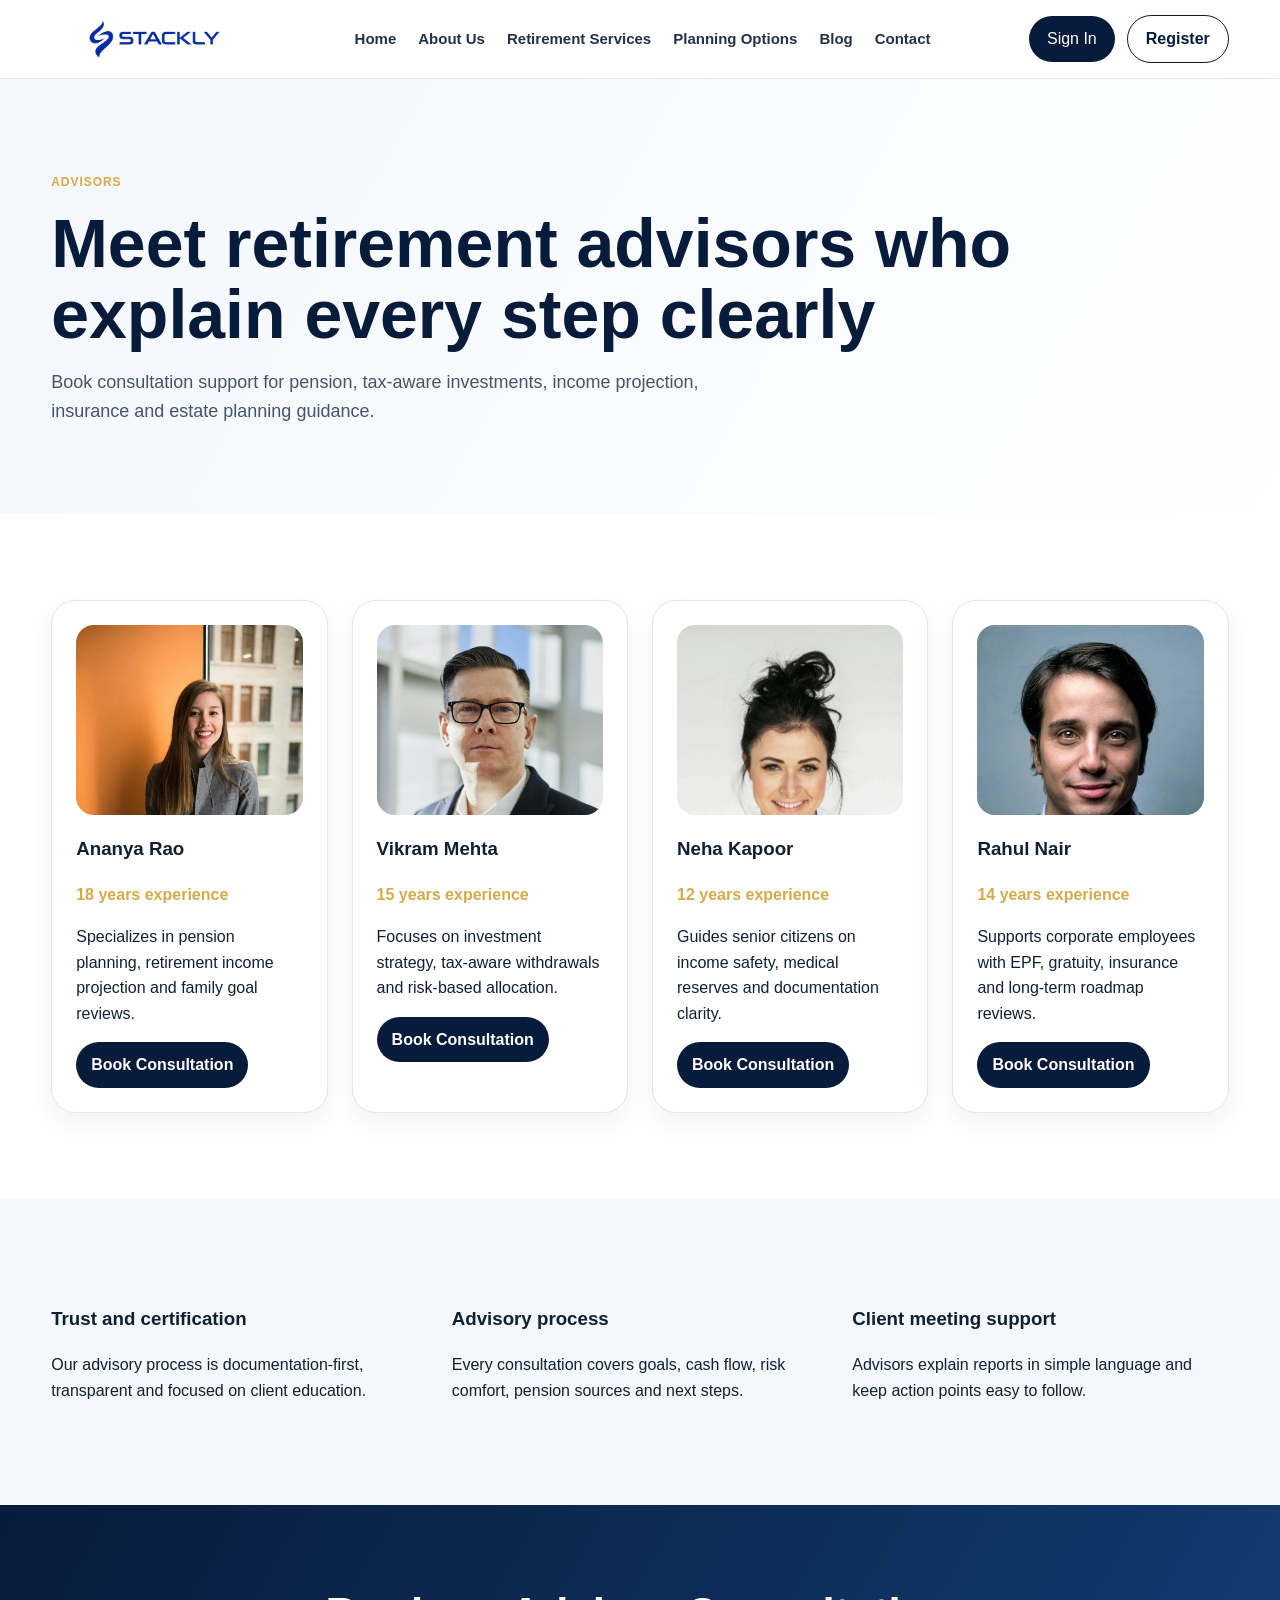
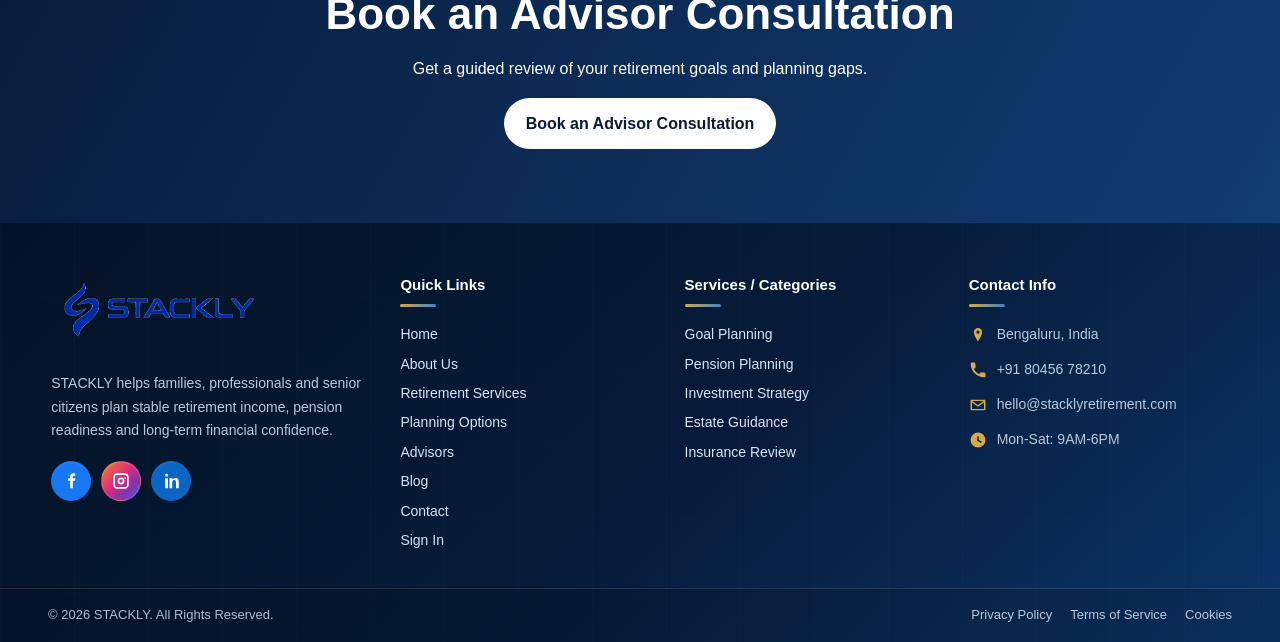
<file: advisors.html>
<!DOCTYPE html>
<html lang="en">
  <head>
    <meta charset="UTF-8">
    <meta name="viewport" content="width=device-width, initial-scale=1.0">
    <meta name="description" content="STACKLY Retirement Planning Services - professional pension, retirement income and wealth protection guidance.">
    <title>
      Advisors | STACKLY
    </title>
    <link rel="stylesheet" href="css/styles.css">
  </head>
  <body data-page="advisors">
    <header class="site-header">
      <nav class="navbar container">
        <a class="brand" href="index.html" aria-label="STACKLY home">
          <img src="images/stackly-logo.webp" alt="STACKLY logo" class="brand-logo">
        </a>
        <button class="menu-toggle" aria-label="Open navigation" aria-expanded="false">
          <span>
          </span>
          <span>
          </span>
          <span>
          </span>
        </button>
        <div class="nav-menu" id="primaryNav">
          <div class="nav-links">
          <a href="index.html" data-page="index">
            Home
          </a>
          <a href="about.html" data-page="about">
            About Us
          </a>
          <a href="retirement-services.html" data-page="retirement-services">
            Retirement Services
          </a>
          <a href="planning-options.html" data-page="planning-options">
            Planning Options
          </a>

          <a href="blog.html" data-page="blog">
            Blog
          </a>
          <a href="contact.html" data-page="contact">
            Contact
          </a>
        </div>
          <div class="nav-actions">
          <a href="signin.html" class="auth-link" data-page="signin">
            Sign In
          </a>
          <a href="register.html" class="register-link" data-page="register">
            Register
          </a>
          <a href="client-dashboard.html" class="dashboard-link hidden">
            Dashboard
          </a>
        </div>
        </div>
      </nav>
    </header>
    <main>
      <section class="page-hero">
        <div class="container">
          <span class="eyebrow">
            Advisors
          </span>
          <h1>
            Meet retirement advisors who explain every step clearly
          </h1>
          <p>
            Book consultation support for pension, tax-aware investments, income projection, insurance and estate planning guidance.
          </p>
        </div>
      </section>
      <section class="section">
        <div class="container advisor-grid">
          <article>
            <img src="images/advisor-1.webp" alt="Advisor">
            <h3>
              Ananya Rao
            </h3>
            <b>
              18 years experience
            </b>
            <p>
              Specializes in pension planning, retirement income projection and family goal reviews.
            </p>
            <a href="404.html" class="btn small">
              Book Consultation
            </a>
          </article>
          <article>
            <img src="images/advisor-2.webp" alt="Advisor">
            <h3>
              Vikram Mehta
            </h3>
            <b>
              15 years experience
            </b>
            <p>
              Focuses on investment strategy, tax-aware withdrawals and risk-based allocation.
            </p>
            <a href="404.html" class="btn small">
              Book Consultation
            </a>
          </article>
          <article>
            <img src="images/advisor-3.webp" alt="Advisor">
            <h3>
              Neha Kapoor
            </h3>
            <b>
              12 years experience
            </b>
            <p>
              Guides senior citizens on income safety, medical reserves and documentation clarity.
            </p>
            <a href="404.html" class="btn small">
              Book Consultation
            </a>
          </article>
          <article>
            <img src="images/advisor-4.webp" alt="Advisor">
            <h3>
              Rahul Nair
            </h3>
            <b>
              14 years experience
            </b>
            <p>
              Supports corporate employees with EPF, gratuity, insurance and long-term roadmap reviews.
            </p>
            <a href="404.html" class="btn small">
              Book Consultation
            </a>
          </article>
        </div>
      </section>
      <section class="section alt">
        <div class="container feature-grid">
          <article>
            <h3>
              Trust and certification
            </h3>
            <p>
              Our advisory process is documentation-first, transparent and focused on client education.
            </p>
          </article>
          <article>
            <h3>
              Advisory process
            </h3>
            <p>
              Every consultation covers goals, cash flow, risk comfort, pension sources and next steps.
            </p>
          </article>
          <article>
            <h3>
              Client meeting support
            </h3>
            <p>
              Advisors explain reports in simple language and keep action points easy to follow.
            </p>
          </article>
        </div>
      </section>
      <section class="cta-section">
        <div class="container">
          <h2>
            Book an Advisor Consultation
          </h2>
          <p>
            Get a guided review of your retirement goals and planning gaps.
          </p>
          <a href="404.html" class="btn light">
            Book an Advisor Consultation
          </a>
        </div>
      </section>
    </main>
    <footer class="footer">
      <div class="container footer-grid">
        <div class="footer-brand">
          <a href="index.html" aria-label="STACKLY home" class="logo-link footer-logo-link">
            <img src="images/stackly-logo.webp" alt="STACKLY logo" class="footer-logo">
          </a>
          <p>
            STACKLY helps families, professionals and senior citizens plan stable retirement income, pension readiness and long-term financial confidence.
          </p>
          <div class="social-row" aria-label="Social media links">
            <a href="404.html" aria-label="Facebook" class="social-icon">
              <svg viewBox="0 0 24 24">
                <path d="M14.2 8.6V6.9c0-.8.2-1.2 1.3-1.2H17V2.9c-.7-.1-1.5-.2-2.2-.2-2.2 0-3.8 1.4-3.8 3.9v2H8.5v3.1H11v8.9h3.2v-8.9h2.6l.4-3.1h-3z"/>
              </svg>
            </a>
            <a href="404.html" aria-label="Instagram" class="social-icon">
              <svg viewBox="0 0 24 24">
                <path d="M7.3 2.8h9.4c2.5 0 4.5 2 4.5 4.5v9.4c0 2.5-2 4.5-4.5 4.5H7.3c-2.5 0-4.5-2-4.5-4.5V7.3c0-2.5 2-4.5 4.5-4.5zm0 2C5.9 4.8 4.8 5.9 4.8 7.3v9.4c0 1.4 1.1 2.5 2.5 2.5h9.4c1.4 0 2.5-1.1 2.5-2.5V7.3c0-1.4-1.1-2.5-2.5-2.5H7.3zm4.7 3.1a4.1 4.1 0 1 1 0 8.2 4.1 4.1 0 0 1 0-8.2zm0 2a2.1 2.1 0 1 0 0 4.2 2.1 2.1 0 0 0 0-4.2zm5.1-2.4a1 1 0 1 1 0 2.1 1 1 0 0 1 0-2.1z"/>
              </svg>
            </a>
            <a href="404.html" aria-label="LinkedIn" class="social-icon">
              <svg viewBox="0 0 24 24">
                <path d="M5 8.7h3.3v12H5v-12zm1.7-5.8a1.9 1.9 0 1 1 0 3.8 1.9 1.9 0 0 1 0-3.8zm4.1 5.8H14v1.6h.1c.4-.8 1.5-1.9 3.2-1.9 3.4 0 4 2.2 4 5.1v7.2H18v-6.4c0-1.5 0-3.5-2.1-3.5s-2.4 1.6-2.4 3.4v6.5h-3.3v-12z"/>
              </svg>
            </a>
          </div>
        </div>
        <div class="footer-column">
          <h4>Quick Links</h4>
          <a href="index.html">Home</a>
          <a href="about.html">About Us</a>
          <a href="retirement-services.html">Retirement Services</a>
          <a href="planning-options.html">Planning Options</a>
          <a href="advisors.html">Advisors</a>
          <a href="blog.html">Blog</a>
          <a href="contact.html">Contact</a>
          <a href="signin.html">Sign In</a>
        </div>
        <div class="footer-column">
          <h4>Services / Categories</h4>
          <a href="404.html">Goal Planning</a>
          <a href="404.html">Pension Planning</a>
          <a href="404.html">Investment Strategy</a>
          <a href="404.html">Estate Guidance</a>
          <a href="404.html">Insurance Review</a>
        </div>
        <div class="footer-column footer-contact">
          <h4>Contact Info</h4>
          <p class="contact-item">
            <svg viewBox="0 0 24 24" aria-hidden="true"><path d="M12 2.5c-3.1 0-5.6 2.5-5.6 5.6 0 4.2 5.6 12.7 5.6 12.7s5.6-8.5 5.6-12.7c0-3.1-2.5-5.6-5.6-5.6zm0 7.7a2.1 2.1 0 1 1 0-4.2 2.1 2.1 0 0 1 0 4.2z"/></svg>
            Bengaluru, India
          </p>
          <p class="contact-item">
            <svg viewBox="0 0 24 24" aria-hidden="true"><path d="M6.6 10.8c1.5 3 3.8 5.2 6.7 6.7l2.2-2.2c.3-.3.8-.4 1.2-.3 1.3.4 2.6.6 4 .6.7 0 1.3.6 1.3 1.3v3.5c0 .7-.6 1.3-1.3 1.3C10.4 21.7 2.3 13.6 2.3 3.3 2.3 2.6 2.9 2 3.6 2h3.5c.7 0 1.3.6 1.3 1.3 0 1.4.2 2.7.6 4 .1.4 0 .9-.3 1.2l-2.1 2.3z"/></svg>
            +91 80456 78210
          </p>
          <p class="contact-item">
            <svg viewBox="0 0 24 24" aria-hidden="true"><path d="M3.5 5h17c.8 0 1.5.7 1.5 1.5v11c0 .8-.7 1.5-1.5 1.5h-17c-.8 0-1.5-.7-1.5-1.5v-11C2 5.7 2.7 5 3.5 5zm8.5 7.2 7.5-5.5h-15l7.5 5.5zm0 2.2L4 8.5v8.7h16V8.5l-8 5.9z"/></svg>
            hello@stacklyretirement.com
          </p>
          <p class="contact-item">
            <svg viewBox="0 0 24 24" aria-hidden="true"><path d="M12 2a10 10 0 1 1 0 20 10 10 0 0 1 0-20zm1 5h-2v6l5 3 .9-1.6-3.9-2.3V7z"/></svg>
            Mon-Sat: 9AM-6PM
          </p>
        </div>
      </div>
      <div class="footer-bottom">
        <span>© 2026 STACKLY. All Rights Reserved.</span>
        <div class="footer-legal">
          <a href="404.html">Privacy Policy</a>
          <a href="404.html">Terms of Service</a>
          <a href="404.html">Cookies</a>
        </div>
      </div>
    </footer>
    <script src="js/app.js">
    </script>
  </body>
</html>
</file>
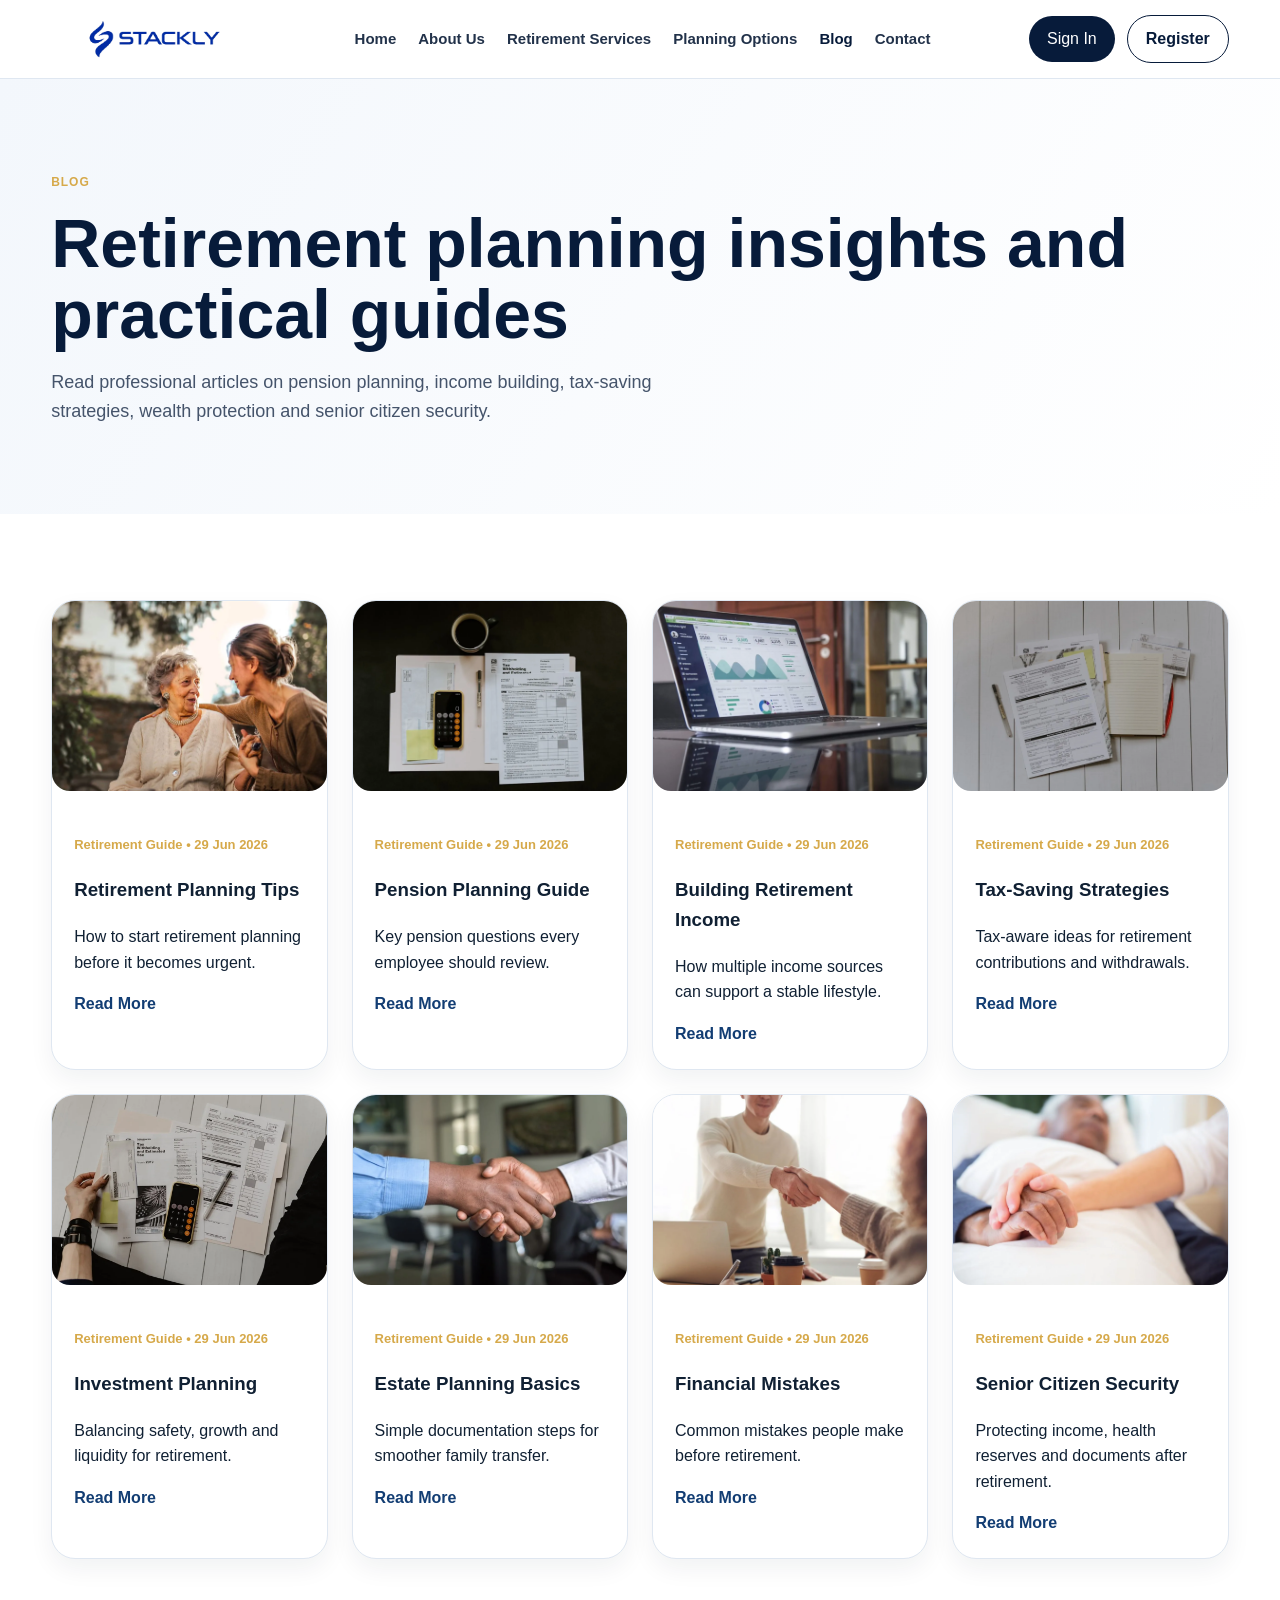
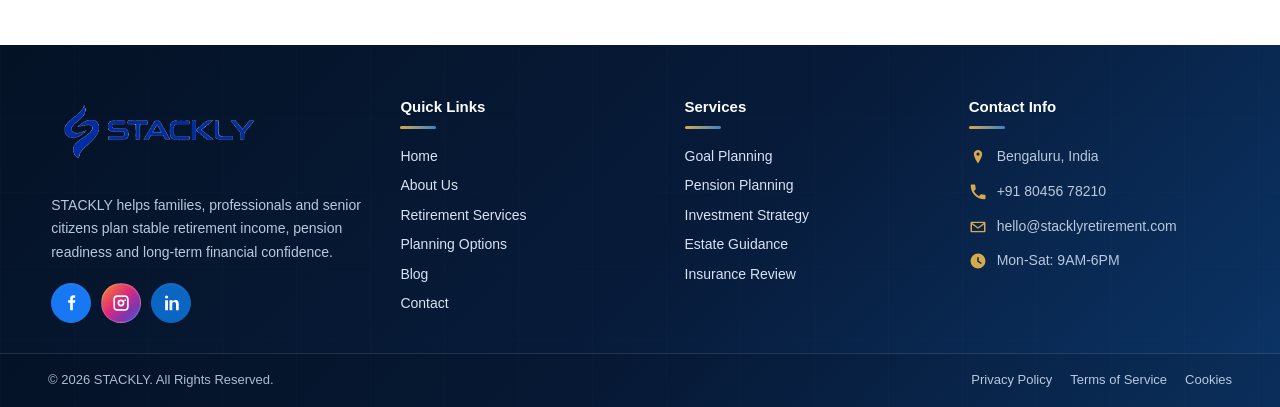
<file: blog.html>
<!DOCTYPE html>
<html lang="en">
  <head>
    <meta charset="UTF-8">
    <meta name="viewport" content="width=device-width, initial-scale=1.0">
    <meta name="description" content="STACKLY Retirement Planning Services - professional pension, retirement income and wealth protection guidance.">
    <title>
      Blog | STACKLY
    </title>
    <link rel="stylesheet" href="css/styles.css">
  </head>
  <body data-page="blog">
    <header class="site-header">
      <nav class="navbar container">
        <a class="brand" href="index.html" aria-label="STACKLY home">
          <img src="images/stackly-logo.webp" alt="STACKLY logo" class="brand-logo">
        </a>
        <button class="menu-toggle" aria-label="Open navigation" aria-expanded="false">
          <span>
          </span>
          <span>
          </span>
          <span>
          </span>
        </button>
        <div class="nav-menu" id="primaryNav">
          <div class="nav-links">
          <a href="index.html" data-page="index">
            Home
          </a>
          <a href="about.html" data-page="about">
            About Us
          </a>
          <a href="retirement-services.html" data-page="retirement-services">
            Retirement Services
          </a>
          <a href="planning-options.html" data-page="planning-options">
            Planning Options
          </a>

          <a href="blog.html" data-page="blog">
            Blog
          </a>
          <a href="contact.html" data-page="contact">
            Contact
          </a>
        </div>
          <div class="nav-actions">
          <a href="signin.html" class="auth-link" data-page="signin">
            Sign In
          </a>
          <a href="register.html" class="register-link" data-page="register">
            Register
          </a>
          <a href="client-dashboard.html" class="dashboard-link hidden">
            Dashboard
          </a>
        </div>
        </div>
      </nav>
    </header>
    <main>
      <section class="page-hero">
        <div class="container">
          <span class="eyebrow">
            Blog
          </span>
          <h1>
            Retirement planning insights and practical guides
          </h1>
          <p>
            Read professional articles on pension planning, income building, tax-saving strategies, wealth protection and senior citizen security.
          </p>
        </div>
      </section>
      <section class="section">
        <div class="container blog-grid">
          <article class="blog-card">
            <img src="images/blog-1.webp" alt="Retirement Planning Tips">
            <div>
              <span>
                Retirement Guide • 29 Jun 2026
              </span>
              <h3>
                Retirement Planning Tips
              </h3>
              <p>
                How to start retirement planning before it becomes urgent.
              </p>
              <a href="404.html" class="text-link">
                Read More
              </a>
            </div>
          </article>
          <article class="blog-card">
            <img src="images/blog-2.webp" alt="Pension Planning Guide">
            <div>
              <span>
                Retirement Guide • 29 Jun 2026
              </span>
              <h3>
                Pension Planning Guide
              </h3>
              <p>
                Key pension questions every employee should review.
              </p>
              <a href="404.html" class="text-link">
                Read More
              </a>
            </div>
          </article>
          <article class="blog-card">
            <img src="images/blog-3.webp" alt="Building Retirement Income">
            <div>
              <span>
                Retirement Guide • 29 Jun 2026
              </span>
              <h3>
                Building Retirement Income
              </h3>
              <p>
                How multiple income sources can support a stable lifestyle.
              </p>
              <a href="404.html" class="text-link">
                Read More
              </a>
            </div>
          </article>
          <article class="blog-card">
            <img src="images/blog-4.webp" alt="Tax-Saving Strategies">
            <div>
              <span>
                Retirement Guide • 29 Jun 2026
              </span>
              <h3>
                Tax-Saving Strategies
              </h3>
              <p>
                Tax-aware ideas for retirement contributions and withdrawals.
              </p>
              <a href="404.html" class="text-link">
                Read More
              </a>
            </div>
          </article>
          <article class="blog-card">
            <img src="images/blog-5.webp" alt="Investment Planning">
            <div>
              <span>
                Retirement Guide • 29 Jun 2026
              </span>
              <h3>
                Investment Planning
              </h3>
              <p>
                Balancing safety, growth and liquidity for retirement.
              </p>
              <a href="404.html" class="text-link">
                Read More
              </a>
            </div>
          </article>
          <article class="blog-card">
            <img src="images/blog-6.webp" alt="Estate Planning Basics">
            <div>
              <span>
                Retirement Guide • 29 Jun 2026
              </span>
              <h3>
                Estate Planning Basics
              </h3>
              <p>
                Simple documentation steps for smoother family transfer.
              </p>
              <a href="404.html" class="text-link">
                Read More
              </a>
            </div>
          </article>
          <article class="blog-card">
            <img src="images/blog-7.webp" alt="Financial Mistakes">
            <div>
              <span>
                Retirement Guide • 29 Jun 2026
              </span>
              <h3>
                Financial Mistakes
              </h3>
              <p>
                Common mistakes people make before retirement.
              </p>
              <a href="404.html" class="text-link">
                Read More
              </a>
            </div>
          </article>
          <article class="blog-card">
            <img src="images/blog-8.webp" alt="Senior Citizen Security">
            <div>
              <span>
                Retirement Guide • 29 Jun 2026
              </span>
              <h3>
                Senior Citizen Security
              </h3>
              <p>
                Protecting income, health reserves and documents after retirement.
              </p>
              <a href="404.html" class="text-link">
                Read More
              </a>
            </div>
          </article>
        </div>
      </section>
    </main>
    <footer class="footer">
      <div class="container footer-grid">
        <div class="footer-brand">
          <a href="index.html" aria-label="STACKLY home" class="logo-link footer-logo-link">
            <img src="images/stackly-logo.webp" alt="STACKLY logo" class="footer-logo">
          </a>
          <p>
            STACKLY helps families, professionals and senior citizens plan stable retirement income, pension readiness and long-term financial confidence.
          </p>
          <div class="social-row" aria-label="Social media links">
            <a href="404.html" aria-label="Facebook" class="social-icon">
              <svg viewBox="0 0 24 24">
                <path d="M14.2 8.6V6.9c0-.8.2-1.2 1.3-1.2H17V2.9c-.7-.1-1.5-.2-2.2-.2-2.2 0-3.8 1.4-3.8 3.9v2H8.5v3.1H11v8.9h3.2v-8.9h2.6l.4-3.1h-3z"/>
              </svg>
            </a>
            <a href="404.html" aria-label="Instagram" class="social-icon">
              <svg viewBox="0 0 24 24">
                <path d="M7.3 2.8h9.4c2.5 0 4.5 2 4.5 4.5v9.4c0 2.5-2 4.5-4.5 4.5H7.3c-2.5 0-4.5-2-4.5-4.5V7.3c0-2.5 2-4.5 4.5-4.5zm0 2C5.9 4.8 4.8 5.9 4.8 7.3v9.4c0 1.4 1.1 2.5 2.5 2.5h9.4c1.4 0 2.5-1.1 2.5-2.5V7.3c0-1.4-1.1-2.5-2.5-2.5H7.3zm4.7 3.1a4.1 4.1 0 1 1 0 8.2 4.1 4.1 0 0 1 0-8.2zm0 2a2.1 2.1 0 1 0 0 4.2 2.1 2.1 0 0 0 0-4.2zm5.1-2.4a1 1 0 1 1 0 2.1 1 1 0 0 1 0-2.1z"/>
              </svg>
            </a>
            <a href="404.html" aria-label="LinkedIn" class="social-icon">
              <svg viewBox="0 0 24 24">
                <path d="M5 8.7h3.3v12H5v-12zm1.7-5.8a1.9 1.9 0 1 1 0 3.8 1.9 1.9 0 0 1 0-3.8zm4.1 5.8H14v1.6h.1c.4-.8 1.5-1.9 3.2-1.9 3.4 0 4 2.2 4 5.1v7.2H18v-6.4c0-1.5 0-3.5-2.1-3.5s-2.4 1.6-2.4 3.4v6.5h-3.3v-12z"/>
              </svg>
            </a>
          </div>
        </div>
        <div class="footer-column">
          <h4>Quick Links</h4>
          <a href="index.html">Home</a>
          <a href="about.html">About Us</a>
          <a href="retirement-services.html">Retirement Services</a>
          <a href="planning-options.html">Planning Options</a>
          <!--<a href="advisors.html">Advisors</a>-->
          <a href="blog.html">Blog</a>
          <a href="contact.html">Contact</a>
          <!--<a href="signin.html">Sign In</a>-->
        </div>
        <div class="footer-column">
          <h4>Services</h4>
          <a href="404.html">Goal Planning</a>
          <a href="404.html">Pension Planning</a>
          <a href="404.html">Investment Strategy</a>
          <a href="404.html">Estate Guidance</a>
          <a href="404.html">Insurance Review</a>
        </div>
        <div class="footer-column footer-contact">
          <h4>Contact Info</h4>
          <p class="contact-item">
            <svg viewBox="0 0 24 24" aria-hidden="true"><path d="M12 2.5c-3.1 0-5.6 2.5-5.6 5.6 0 4.2 5.6 12.7 5.6 12.7s5.6-8.5 5.6-12.7c0-3.1-2.5-5.6-5.6-5.6zm0 7.7a2.1 2.1 0 1 1 0-4.2 2.1 2.1 0 0 1 0 4.2z"/></svg>
            Bengaluru, India
          </p>
          <p class="contact-item">
            <svg viewBox="0 0 24 24" aria-hidden="true"><path d="M6.6 10.8c1.5 3 3.8 5.2 6.7 6.7l2.2-2.2c.3-.3.8-.4 1.2-.3 1.3.4 2.6.6 4 .6.7 0 1.3.6 1.3 1.3v3.5c0 .7-.6 1.3-1.3 1.3C10.4 21.7 2.3 13.6 2.3 3.3 2.3 2.6 2.9 2 3.6 2h3.5c.7 0 1.3.6 1.3 1.3 0 1.4.2 2.7.6 4 .1.4 0 .9-.3 1.2l-2.1 2.3z"/></svg>
            +91 80456 78210
          </p>
          <p class="contact-item">
            <svg viewBox="0 0 24 24" aria-hidden="true"><path d="M3.5 5h17c.8 0 1.5.7 1.5 1.5v11c0 .8-.7 1.5-1.5 1.5h-17c-.8 0-1.5-.7-1.5-1.5v-11C2 5.7 2.7 5 3.5 5zm8.5 7.2 7.5-5.5h-15l7.5 5.5zm0 2.2L4 8.5v8.7h16V8.5l-8 5.9z"/></svg>
            hello@stacklyretirement.com
          </p>
          <p class="contact-item">
            <svg viewBox="0 0 24 24" aria-hidden="true"><path d="M12 2a10 10 0 1 1 0 20 10 10 0 0 1 0-20zm1 5h-2v6l5 3 .9-1.6-3.9-2.3V7z"/></svg>
            Mon-Sat: 9AM-6PM
          </p>
        </div>
      </div>
      <div class="footer-bottom">
        <span>© 2026 STACKLY. All Rights Reserved.</span>
        <div class="footer-legal">
          <a href="404.html">Privacy Policy</a>
          <a href="404.html">Terms of Service</a>
          <a href="404.html">Cookies</a>
        </div>
      </div>
    </footer>
    <script src="js/app.js">
    </script>
  </body>
</html>
</file>
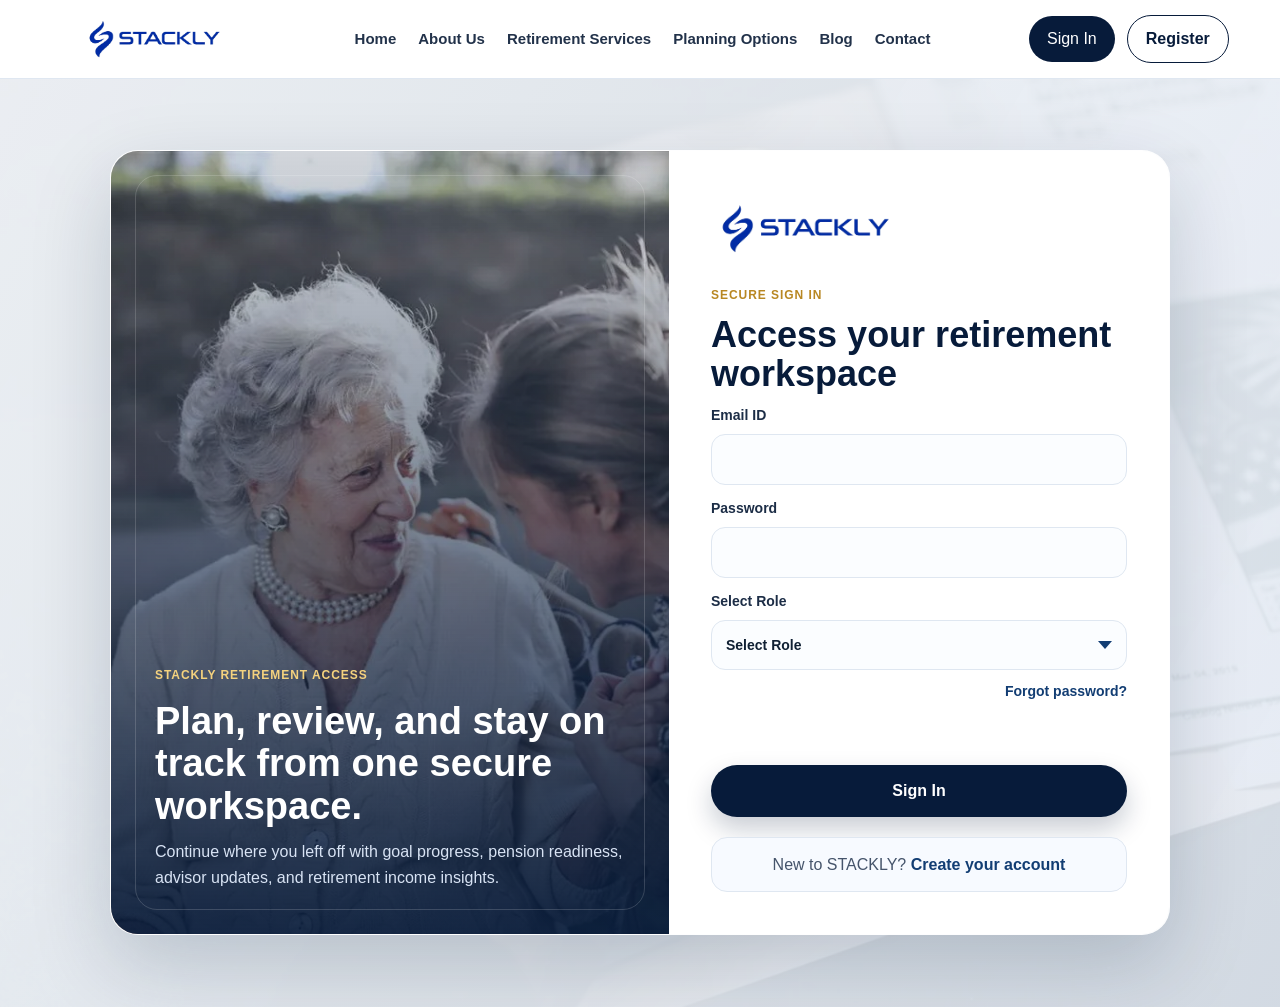
<file: client-dashboard.html>
<!DOCTYPE html>
<html lang="en">
  <head>
    <meta charset="UTF-8">
    <meta name="viewport" content="width=device-width, initial-scale=1.0">
    <meta name="description" content="STACKLY Retirement Planning Services - professional pension, retirement income and wealth protection guidance.">
    <title>
      Client Dashboard | STACKLY
    </title>
    <link rel="stylesheet" href="css/styles.css">
  </head>
  <body data-page="client-dashboard">
    <main>
      <section class="dashboard-shell">
        <aside class="dash-sidebar" id="dashboardSidebar">
          <a href="index.html" aria-label="STACKLY home" class="logo-link">
            <img src="images/stackly-logo.webp" alt="STACKLY logo">
          </a>
          <a class="dash-home-btn" href="index.html">
            Back to Home
          </a>
          <button data-panel="overview" class="active">
            Overview
          </button>
          <button data-panel="plan">
            Retirement Plan
          </button>
          <button data-panel="portfolio">
            Portfolio
          </button>
          <button data-panel="pension">
            Pension
          </button>
          <button data-panel="income">
            Income Projection
          </button>
          <button data-panel="reports">
            Reports
          </button>
          <button data-panel="messages">
            Messages
          </button>
          <button data-panel="settings">
            Settings
          </button>
          <button id="logoutBtn" class="logout">
            Sign Out
          </button>
        </aside>
        <button class="dash-overlay" type="button" aria-label="Close dashboard menu"></button>
        <div class="dash-main">
          <div class="dash-mobile-bar">
            <button class="dash-menu-toggle" type="button" aria-label="Open dashboard menu" aria-expanded="false" aria-controls="dashboardSidebar">
              <span></span>
              <span></span>
              <span></span>
            </button>
            <a class="dash-home-link" href="index.html">
              Back to Home
            </a>
          </div>
          <header class="dash-header">
            <div>
              <span class="eyebrow">
                STACKLY
              </span>
              <h1>
                Client Dashboard
              </h1>
              <p id="userLine">
                Welcome to your retirement workspace.
              </p>
            </div>
            <img src="images/dashboard-hero.webp" alt="Dashboard visual">
          </header>
          <div class="dash-cards">
            <article>
              <span>
                Goal Progress
              </span>
              <b>
                82%
              </b>
            </article>
            <article>
              <span>
                Portfolio Value
              </span>
              <b>
                ₹48.6L
              </b>
            </article>
            <article>
              <span>
                Pension Readiness
              </span>
              <b>
                74%
              </b>
            </article>
            <article>
              <span>
                Monthly Income Gap
              </span>
              <b>
                ₹18K
              </b>
            </article>
          </div>
          <section class="dash-panel active" id="overview">
            <h2>
              Overview
            </h2>
            <div class="chart-row">
              <div class="bar-chart">
                <i style="height:70%">
                </i>
                <i style="height:88%">
                </i>
                <i style="height:58%">
                </i>
                <i style="height:76%">
                </i>
              </div>
              <div>
                <h3>
                  Recent activity
                </h3>
                <ul>
                  <li>
                    Retirement goal review completed
                  </li>
                  <li>
                    Pension statement uploaded
                  </li>
                  <li>
                    Advisor message received
                  </li>
                  <li>
                    Income projection updated
                  </li>
                </ul>
              </div>
            </div>
          </section>
          <section class="dash-panel" id="plan">
            <h2>
              Retirement Plan
            </h2>
            <p class="dash-copy">
              Your plan is structured around a retirement age of 60, steady monthly investing and a protected reserve for healthcare and family needs.
            </p>
            <div class="dash-split">
              <div>
                <h3>
                  Current milestones
                </h3>
                <ul class="dash-list">
                  <li>
                    Target retirement corpus: &#8377;3.2Cr
                  </li>
                  <li>
                    Emergency reserve funded for 11 months
                  </li>
                  <li>
                    Travel and home upgrade goals included
                  </li>
                </ul>
              </div>
              <div>
                <h3>
                  Next actions
                </h3>
                <ul class="dash-list">
                  <li>
                    Increase SIP by 8% after annual income review
                  </li>
                  <li>
                    Review life cover during the next advisor meeting
                  </li>
                  <li>
                    Rebalance debt allocation before year end
                  </li>
                </ul>
              </div>
            </div>
          </section>
          <section class="dash-panel" id="portfolio">
            <h2>
              Portfolio
            </h2>
            <p class="dash-copy">
              Your assets are spread across growth, stability and liquidity so retirement income can stay balanced during market swings.
            </p>
            <table class="portfolio-table">
              <tr>
                <th>
                  Asset
                </th>
                <th>
                  Allocation
                </th>
                <th>
                  Status
                </th>
              </tr>
              <tr>
                <td data-label="Asset">
                  Equity mutual funds
                </td>
                <td data-label="Allocation">
                  45%
                </td>
                <td data-label="Status">
                  Growth focus
                </td>
              </tr>
              <tr>
                <td data-label="Asset">
                  Debt and bond funds
                </td>
                <td data-label="Allocation">
                  30%
                </td>
                <td data-label="Status">
                  Stable base
                </td>
              </tr>
              <tr>
                <td data-label="Asset">
                  Fixed deposits
                </td>
                <td data-label="Allocation">
                  15%
                </td>
                <td data-label="Status">
                  Capital safety
                </td>
              </tr>
              <tr>
                <td data-label="Asset">
                  Emergency cash
                </td>
                <td data-label="Allocation">
                  10%
                </td>
                <td data-label="Status">
                  Ready access
                </td>
              </tr>
            </table>
          </section>
          <section class="dash-panel" id="pension">
            <h2>
              Pension
            </h2>
            <p class="dash-copy">
              Pension tracking combines your EPF balance, employer benefits and annuity estimates so long-term income remains predictable.
            </p>
            <ul class="dash-list">
              <li>
                EPF contribution review completed for the current quarter
              </li>
              <li>
                Employer pension benefit summary uploaded and verified
              </li>
              <li>
                Deferred annuity option marked for advisor comparison
              </li>
            </ul>
          </section>
          <section class="dash-panel" id="income">
            <h2>
              Income Projection
            </h2>
            <p class="dash-copy">
              Monthly retirement income is modeled against inflation, lifestyle spending and healthcare requirements.
            </p>
            <div class="dash-stat-strip">
              <div>
                <span>
                  Estimated monthly income
                </span>
                <strong>
                  &#8377;1.24L
                </strong>
              </div>
              <div>
                <span>
                  Essential monthly spend
                </span>
                <strong>
                  &#8377;89K
                </strong>
              </div>
              <div>
                <span>
                  Inflation buffer
                </span>
                <strong>
                  9 years
                </strong>
              </div>
            </div>
          </section>
          <section class="dash-panel" id="reports">
            <h2>
              Reports
            </h2>
            <p class="dash-copy">
              Your latest documents are organized for easy review before meetings and annual planning discussions.
            </p>
            <ul class="dash-list">
              <li>
                Annual retirement readiness report updated 12 June 2026
              </li>
              <li>
                Portfolio rebalancing summary shared after the last review
              </li>
              <li>
                Tax-efficient withdrawal checklist ready for download
              </li>
            </ul>
          </section>
          <section class="dash-panel" id="messages">
            <h2>
              Messages
            </h2>
            <p class="dash-copy">
              Keep track of advisor updates, reminders and follow-up requests in one place.
            </p>
            <ul class="dash-list">
              <li>
                Advisor requested updated nominee information for insurance records
              </li>
              <li>
                Reminder set for quarterly pension contribution check on 08 July 2026
              </li>
              <li>
                Review meeting slot shared for next Tuesday afternoon
              </li>
            </ul>
          </section>
          <section class="dash-panel" id="settings">
            <h2>
              Settings
            </h2>
            <p class="dash-copy">
              Personalize how you receive updates and how your planning records are organized.
            </p>
            <div class="dash-split">
              <div>
                <h3>
                  Account preferences
                </h3>
                <ul class="dash-list">
                  <li>
                    Email alerts enabled for advisor updates
                  </li>
                  <li>
                    Portfolio summaries scheduled monthly
                  </li>
                  <li>
                    Secure document access protected with sign-in
                  </li>
                </ul>
              </div>
              <div>
                <h3>
                  Communication choices
                </h3>
                <ul class="dash-list">
                  <li>
                    Preferred review format: video consultation
                  </li>
                  <li>
                    Planning reminders sent 3 days before due dates
                  </li>
                  <li>
                    Statement uploads available from dashboard only
                  </li>
                </ul>
              </div>
            </div>
          </section>
        </div>
      </section>
    </main>
    <script src="js/app.js">
    </script>
  </body>
</html>
</file>
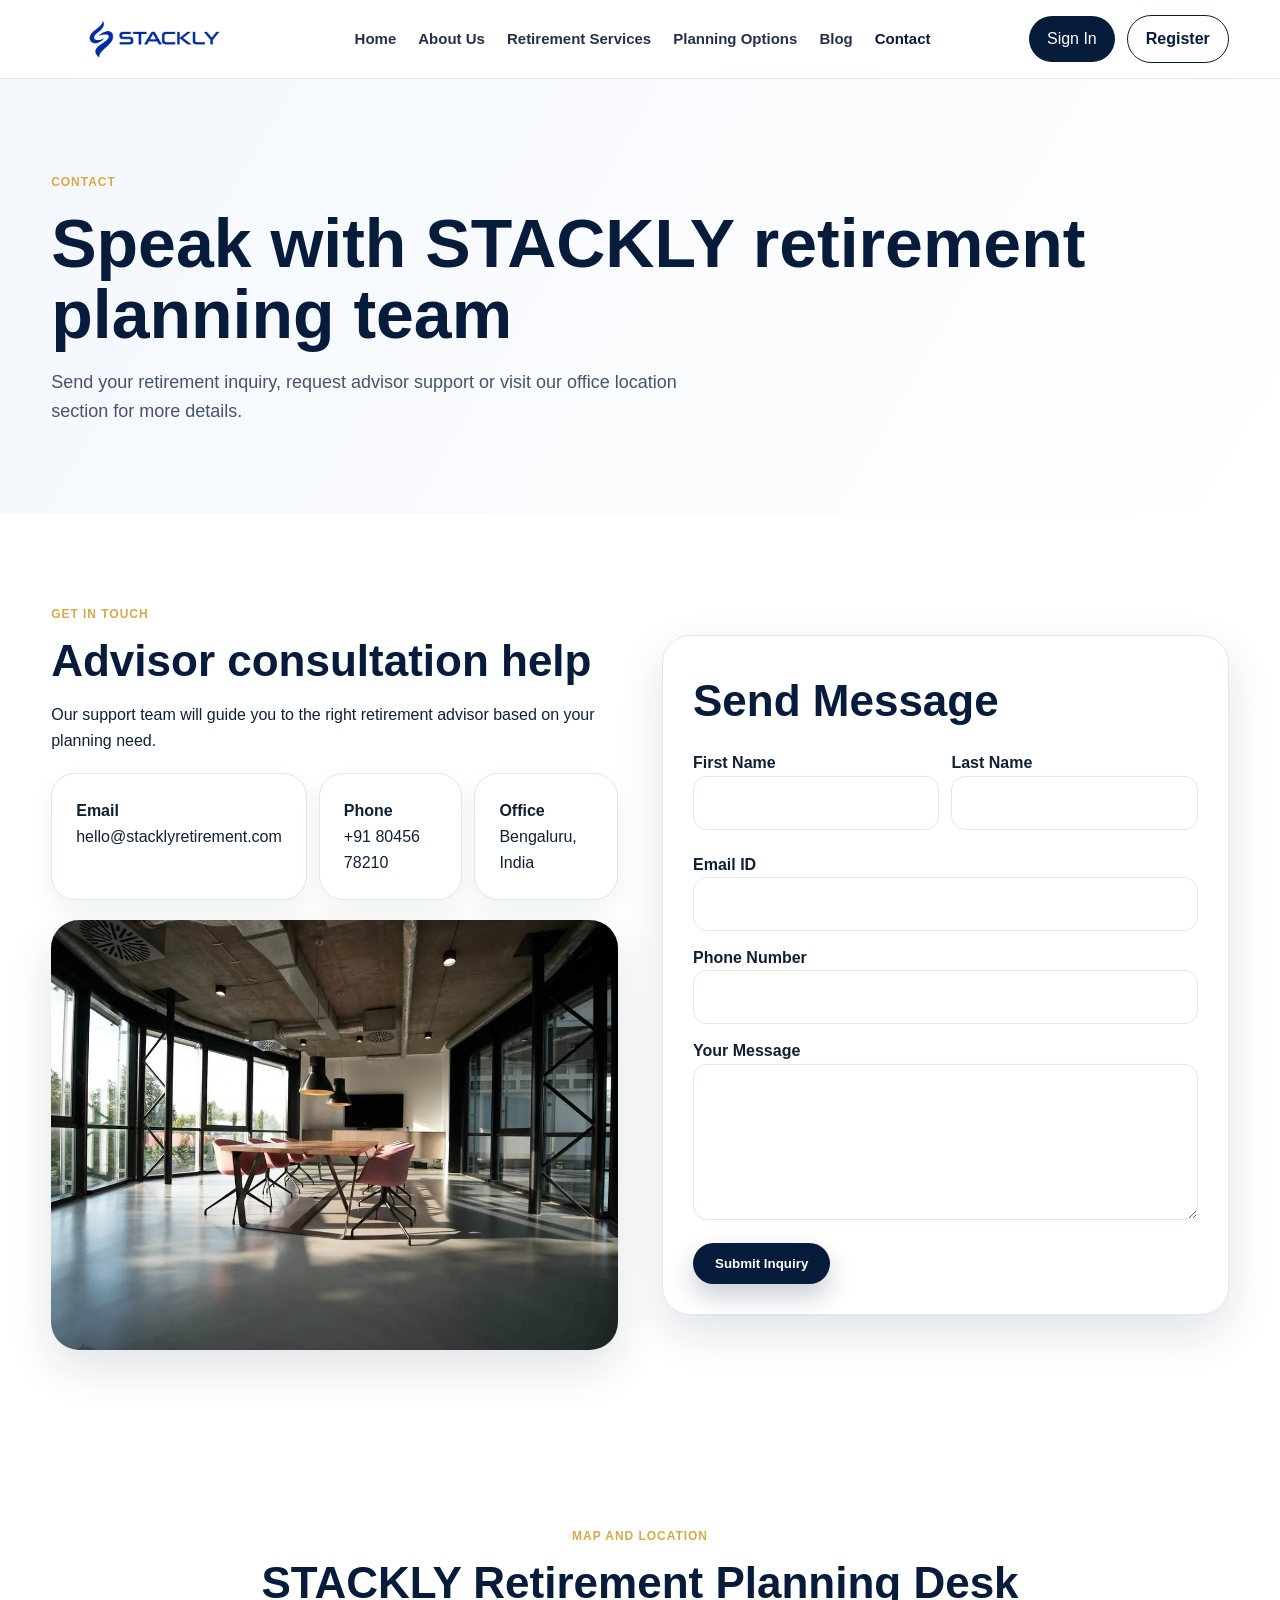
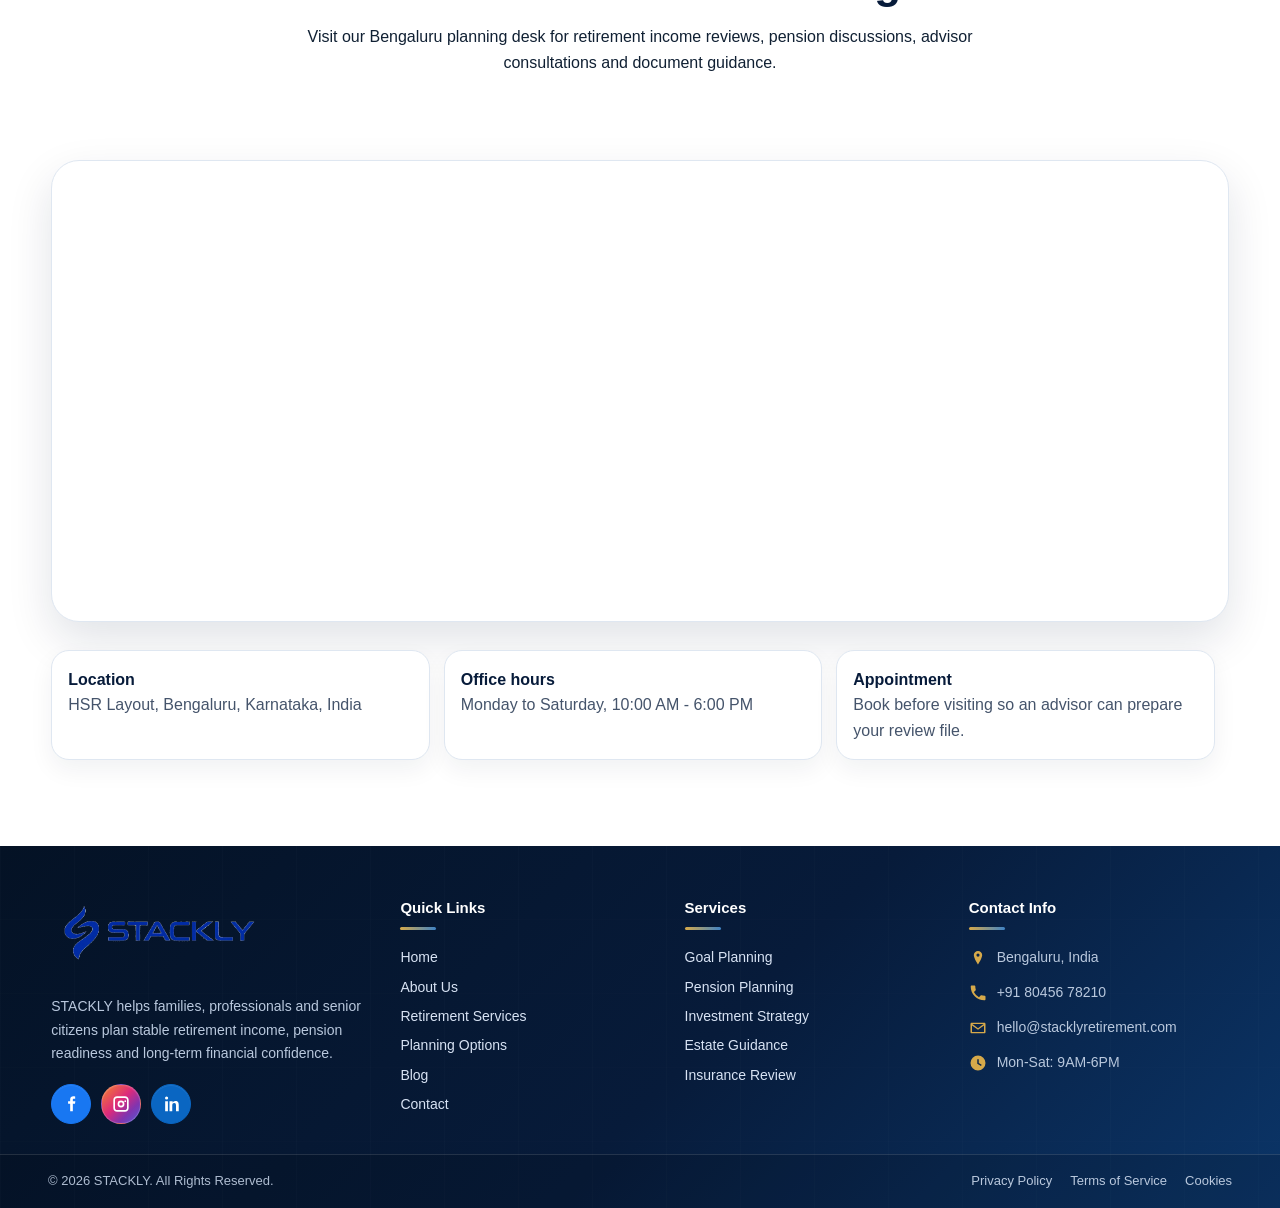
<file: contact.html>
<!DOCTYPE html>
<html lang="en">
  <head>
    <meta charset="UTF-8">
    <meta name="viewport" content="width=device-width, initial-scale=1.0">
    <meta name="description" content="STACKLY Retirement Planning Services - professional pension, retirement income and wealth protection guidance.">
    <title>
      Contact | STACKLY
    </title>
    <link rel="stylesheet" href="css/styles.css">
  </head>
  <body data-page="contact">
    <header class="site-header">
      <nav class="navbar container">
        <a class="brand" href="index.html" aria-label="STACKLY home">
          <img src="images/stackly-logo.webp" alt="STACKLY logo" class="brand-logo">
        </a>
        <button class="menu-toggle" aria-label="Open navigation" aria-expanded="false">
          <span>
          </span>
          <span>
          </span>
          <span>
          </span>
        </button>
        <div class="nav-menu" id="primaryNav">
          <div class="nav-links">
          <a href="index.html" data-page="index">
            Home
          </a>
          <a href="about.html" data-page="about">
            About Us
          </a>
          <a href="retirement-services.html" data-page="retirement-services">
            Retirement Services
          </a>
          <a href="planning-options.html" data-page="planning-options">
            Planning Options
          </a>

          <a href="blog.html" data-page="blog">
            Blog
          </a>
          <a href="contact.html" data-page="contact">
            Contact
          </a>
        </div>
          <div class="nav-actions">
          <a href="signin.html" class="auth-link" data-page="signin">
            Sign In
          </a>
          <a href="register.html" class="register-link" data-page="register">
            Register
          </a>
          <a href="client-dashboard.html" class="dashboard-link hidden">
            Dashboard
          </a>
        </div>
        </div>
      </nav>
    </header>
    <main>
      <section class="page-hero">
        <div class="container">
          <span class="eyebrow">
            Contact
          </span>
          <h1>
            Speak with STACKLY retirement planning team
          </h1>
          <p>
            Send your retirement inquiry, request advisor support or visit our office location section for more details.
          </p>
        </div>
      </section>
      <section class="section">
        <div class="container contact-layout">
          <div>
            <span class="eyebrow">
              Get in touch
            </span>
            <h2>
              Advisor consultation help
            </h2>
            <p>
              Our support team will guide you to the right retirement advisor based on your planning need.
            </p>
            <div class="contact-cards">
              <div>
                <b>
                  Email
                </b>
                <span>
                  hello@stacklyretirement.com
                </span>
              </div>
              <div>
                <b>
                  Phone
                </b>
                <span>
                  +91 80456 78210
                </span>
              </div>
              <div>
                <b>
                  Office
                </b>
                <span>
                  Bengaluru, India
                </span>
              </div>
            </div>
            <img src="images/contact-office.webp" alt="Office" class="rounded-img">
          </div>
          <form class="contact-form" id="contactForm" novalidate>
            <h2>
              Send Message
            </h2>
            <div class="form-row">
              <label>
                First Name
                <input type="text" id="firstName" pattern="[A-Za-z]+" required>
              </label>
              <label>
                Last Name
                <input type="text" id="lastName" pattern="[A-Za-z]+" required>
              </label>
            </div>
            <label>
              Email ID
              <input type="email" id="contactEmail" required>
            </label>
            <label>
              Phone Number
              <input type="tel" id="contactPhone" inputmode="numeric" pattern="[0-9]+" required>
            </label>
            <label>
              Your Message
              <textarea id="contactMessage" rows="5" required>
              </textarea>
            </label>
            <p class="form-message" id="contactMsg">
            </p>
            <button class="btn primary" type="submit">
              Submit Inquiry
            </button>
          </form>
        </div>
      </section>
      <!--<section class="section alt">
        <div class="container two-col">
          <img src="images/map-office.webp" alt="Office location">
          <div>
            <span class="eyebrow">
              Office Location
            </span>
            <h2>
              Visit our retirement planning desk
            </h2>
            <p>
              Our office section now uses a real premium location visual. For production, connect your official Google Map embed when the exact public address is ready.
            </p>
            <div class="support-grid">
              <div>
                Support and retirement inquiry
              </div>
              <div>
                Advisor consultation help
              </div>
              <div>
                Planning report requests
              </div>
            </div>
          </div>
        </div>
      </section>-->
      <section class="section">
        <div class="container location-layout full-map">
          <div class="section-head">
            <span class="eyebrow">
              Map and location
            </span>
            <h2>
              STACKLY Retirement Planning Desk
            </h2>
            <p>
              Visit our Bengaluru planning desk for retirement income reviews, pension discussions, advisor consultations and document guidance.
            </p>
          </div>
          <div class="map-frame">
            <iframe title="STACKLY HSR Layout Bengaluru office map" src="https://www.google.com/maps?q=HSR%20Layout%2C%20Bengaluru%2C%20Karnataka%2C%20India&output=embed" loading="lazy" referrerpolicy="no-referrer-when-downgrade">
            </iframe>
          </div>
          <div class="location-strip">
            <div>
              <b>
                Location
              </b>
              <span>
                HSR Layout, Bengaluru, Karnataka, India
              </span>
            </div>
            <div>
              <b>
                Office hours
              </b>
              <span>
                Monday to Saturday, 10:00 AM - 6:00 PM
              </span>
            </div>
            <div>
              <b>
                Appointment
              </b>
              <span>
                Book before visiting so an advisor can prepare your review file.
              </span>
            </div>
           <!--<a href="https://www.google.com/maps/search/?api=1&query=HSR%20Layout%2C%20Bengaluru%2C%20Karnataka%2C%20India" class="btn primary" target="_blank" rel="noopener">
              Open in Google Maps
            </a>-->
          </div>
        </div>
      </section>
    </main>
    <footer class="footer">
      <div class="container footer-grid">
        <div class="footer-brand">
          <a href="index.html" aria-label="STACKLY home" class="logo-link footer-logo-link">
            <img src="images/stackly-logo.webp" alt="STACKLY logo" class="footer-logo">
          </a>
          <p>
            STACKLY helps families, professionals and senior citizens plan stable retirement income, pension readiness and long-term financial confidence.
          </p>
          <div class="social-row" aria-label="Social media links">
            <a href="404.html" aria-label="Facebook" class="social-icon">
              <svg viewBox="0 0 24 24">
                <path d="M14.2 8.6V6.9c0-.8.2-1.2 1.3-1.2H17V2.9c-.7-.1-1.5-.2-2.2-.2-2.2 0-3.8 1.4-3.8 3.9v2H8.5v3.1H11v8.9h3.2v-8.9h2.6l.4-3.1h-3z"/>
              </svg>
            </a>
            <a href="404.html" aria-label="Instagram" class="social-icon">
              <svg viewBox="0 0 24 24">
                <path d="M7.3 2.8h9.4c2.5 0 4.5 2 4.5 4.5v9.4c0 2.5-2 4.5-4.5 4.5H7.3c-2.5 0-4.5-2-4.5-4.5V7.3c0-2.5 2-4.5 4.5-4.5zm0 2C5.9 4.8 4.8 5.9 4.8 7.3v9.4c0 1.4 1.1 2.5 2.5 2.5h9.4c1.4 0 2.5-1.1 2.5-2.5V7.3c0-1.4-1.1-2.5-2.5-2.5H7.3zm4.7 3.1a4.1 4.1 0 1 1 0 8.2 4.1 4.1 0 0 1 0-8.2zm0 2a2.1 2.1 0 1 0 0 4.2 2.1 2.1 0 0 0 0-4.2zm5.1-2.4a1 1 0 1 1 0 2.1 1 1 0 0 1 0-2.1z"/>
              </svg>
            </a>
            <a href="404.html" aria-label="LinkedIn" class="social-icon">
              <svg viewBox="0 0 24 24">
                <path d="M5 8.7h3.3v12H5v-12zm1.7-5.8a1.9 1.9 0 1 1 0 3.8 1.9 1.9 0 0 1 0-3.8zm4.1 5.8H14v1.6h.1c.4-.8 1.5-1.9 3.2-1.9 3.4 0 4 2.2 4 5.1v7.2H18v-6.4c0-1.5 0-3.5-2.1-3.5s-2.4 1.6-2.4 3.4v6.5h-3.3v-12z"/>
              </svg>
            </a>
          </div>
        </div>
        <div class="footer-column">
          <h4>Quick Links</h4>
          <a href="index.html">Home</a>
          <a href="about.html">About Us</a>
          <a href="retirement-services.html">Retirement Services</a>
          <a href="planning-options.html">Planning Options</a>
          <!--<a href="advisors.html">Advisors</a>-->
          <a href="blog.html">Blog</a>
          <a href="contact.html">Contact</a>
          <!--<a href="signin.html">Sign In</a>-->
        </div>
        <div class="footer-column">
          <h4>Services </h4>
          <a href="404.html">Goal Planning</a>
          <a href="404.html">Pension Planning</a>
          <a href="404.html">Investment Strategy</a>
          <a href="404.html">Estate Guidance</a>
          <a href="404.html">Insurance Review</a>
        </div>
        <div class="footer-column footer-contact">
          <h4>Contact Info</h4>
          <p class="contact-item">
            <svg viewBox="0 0 24 24" aria-hidden="true"><path d="M12 2.5c-3.1 0-5.6 2.5-5.6 5.6 0 4.2 5.6 12.7 5.6 12.7s5.6-8.5 5.6-12.7c0-3.1-2.5-5.6-5.6-5.6zm0 7.7a2.1 2.1 0 1 1 0-4.2 2.1 2.1 0 0 1 0 4.2z"/></svg>
            Bengaluru, India
          </p>
          <p class="contact-item">
            <svg viewBox="0 0 24 24" aria-hidden="true"><path d="M6.6 10.8c1.5 3 3.8 5.2 6.7 6.7l2.2-2.2c.3-.3.8-.4 1.2-.3 1.3.4 2.6.6 4 .6.7 0 1.3.6 1.3 1.3v3.5c0 .7-.6 1.3-1.3 1.3C10.4 21.7 2.3 13.6 2.3 3.3 2.3 2.6 2.9 2 3.6 2h3.5c.7 0 1.3.6 1.3 1.3 0 1.4.2 2.7.6 4 .1.4 0 .9-.3 1.2l-2.1 2.3z"/></svg>
            +91 80456 78210
          </p>
          <p class="contact-item">
            <svg viewBox="0 0 24 24" aria-hidden="true"><path d="M3.5 5h17c.8 0 1.5.7 1.5 1.5v11c0 .8-.7 1.5-1.5 1.5h-17c-.8 0-1.5-.7-1.5-1.5v-11C2 5.7 2.7 5 3.5 5zm8.5 7.2 7.5-5.5h-15l7.5 5.5zm0 2.2L4 8.5v8.7h16V8.5l-8 5.9z"/></svg>
            hello@stacklyretirement.com
          </p>
          <p class="contact-item">
            <svg viewBox="0 0 24 24" aria-hidden="true"><path d="M12 2a10 10 0 1 1 0 20 10 10 0 0 1 0-20zm1 5h-2v6l5 3 .9-1.6-3.9-2.3V7z"/></svg>
            Mon-Sat: 9AM-6PM
          </p>
        </div>
      </div>
      <div class="footer-bottom">
        <span>© 2026 STACKLY. All Rights Reserved.</span>
        <div class="footer-legal">
          <a href="404.html">Privacy Policy</a>
          <a href="404.html">Terms of Service</a>
          <a href="404.html">Cookies</a>
        </div>
      </div>
    </footer>
    <script src="js/app.js">
    </script>
  </body>
</html>
</file>
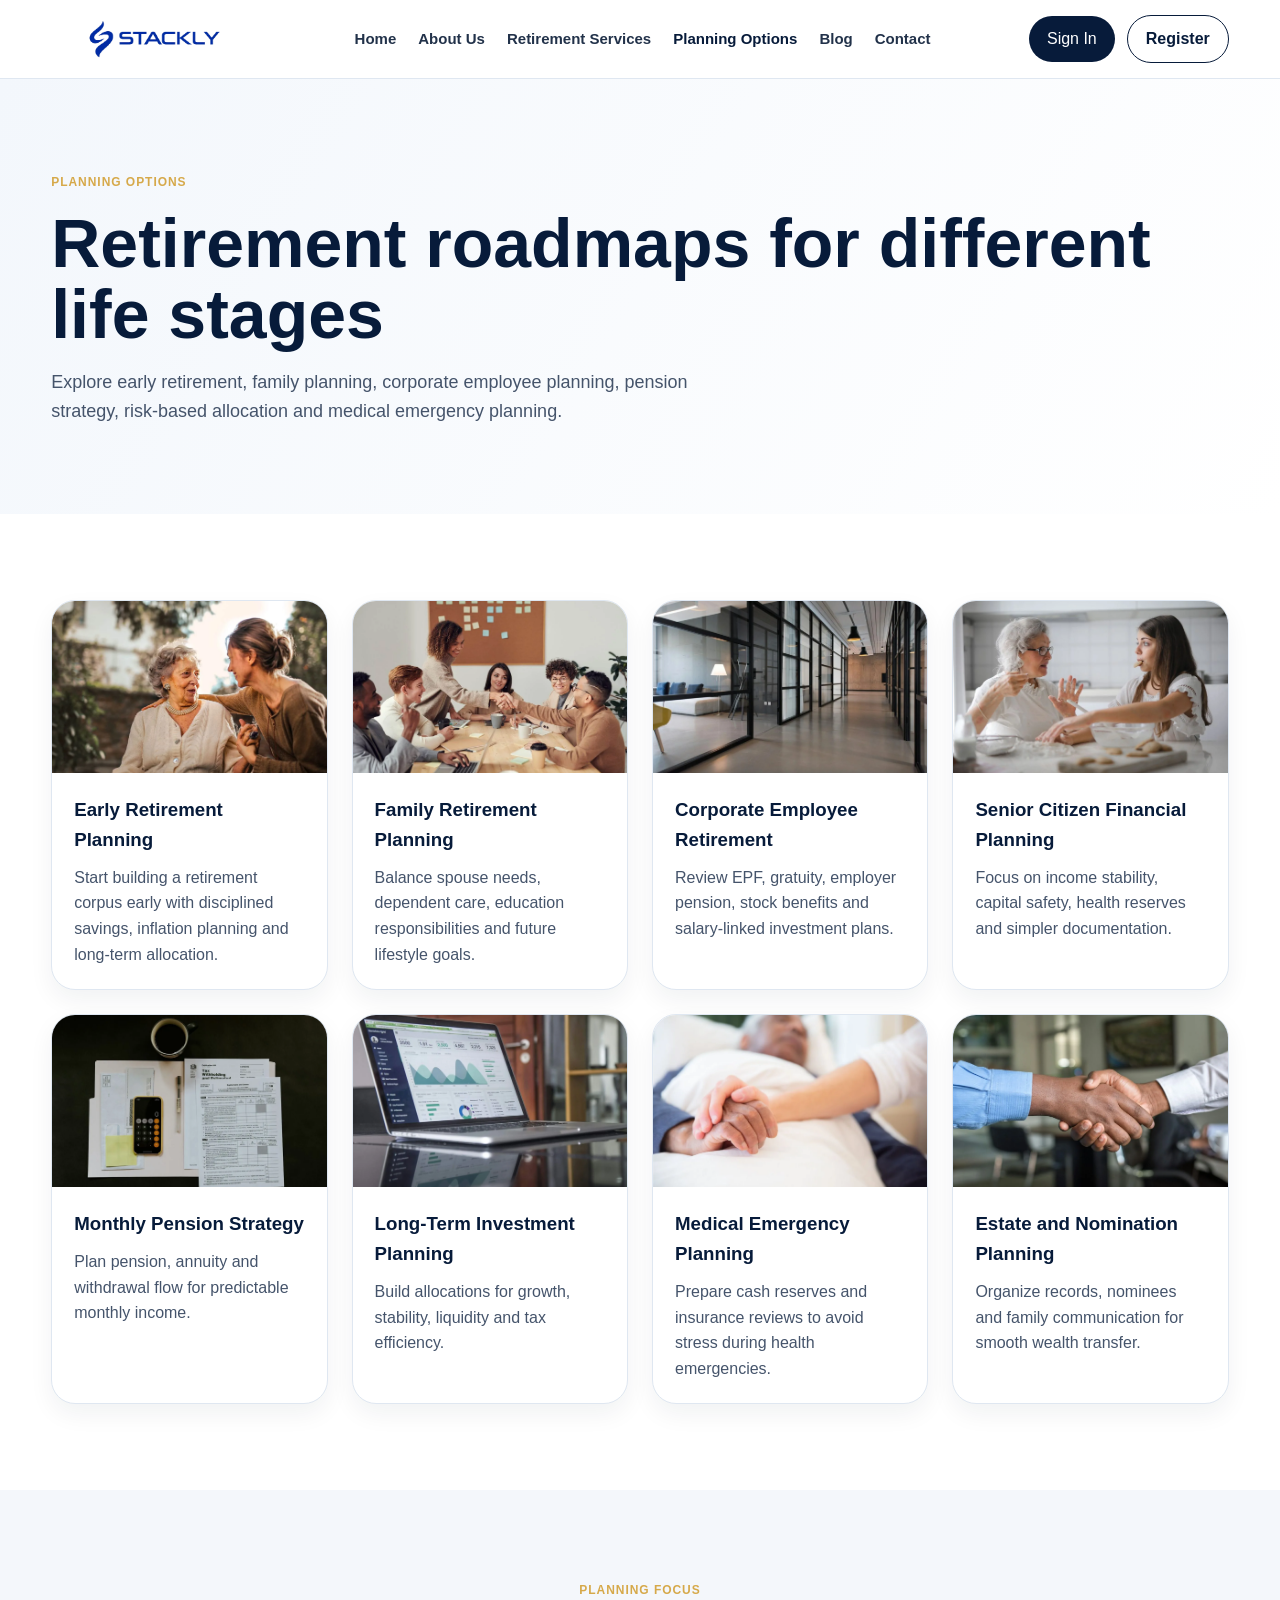
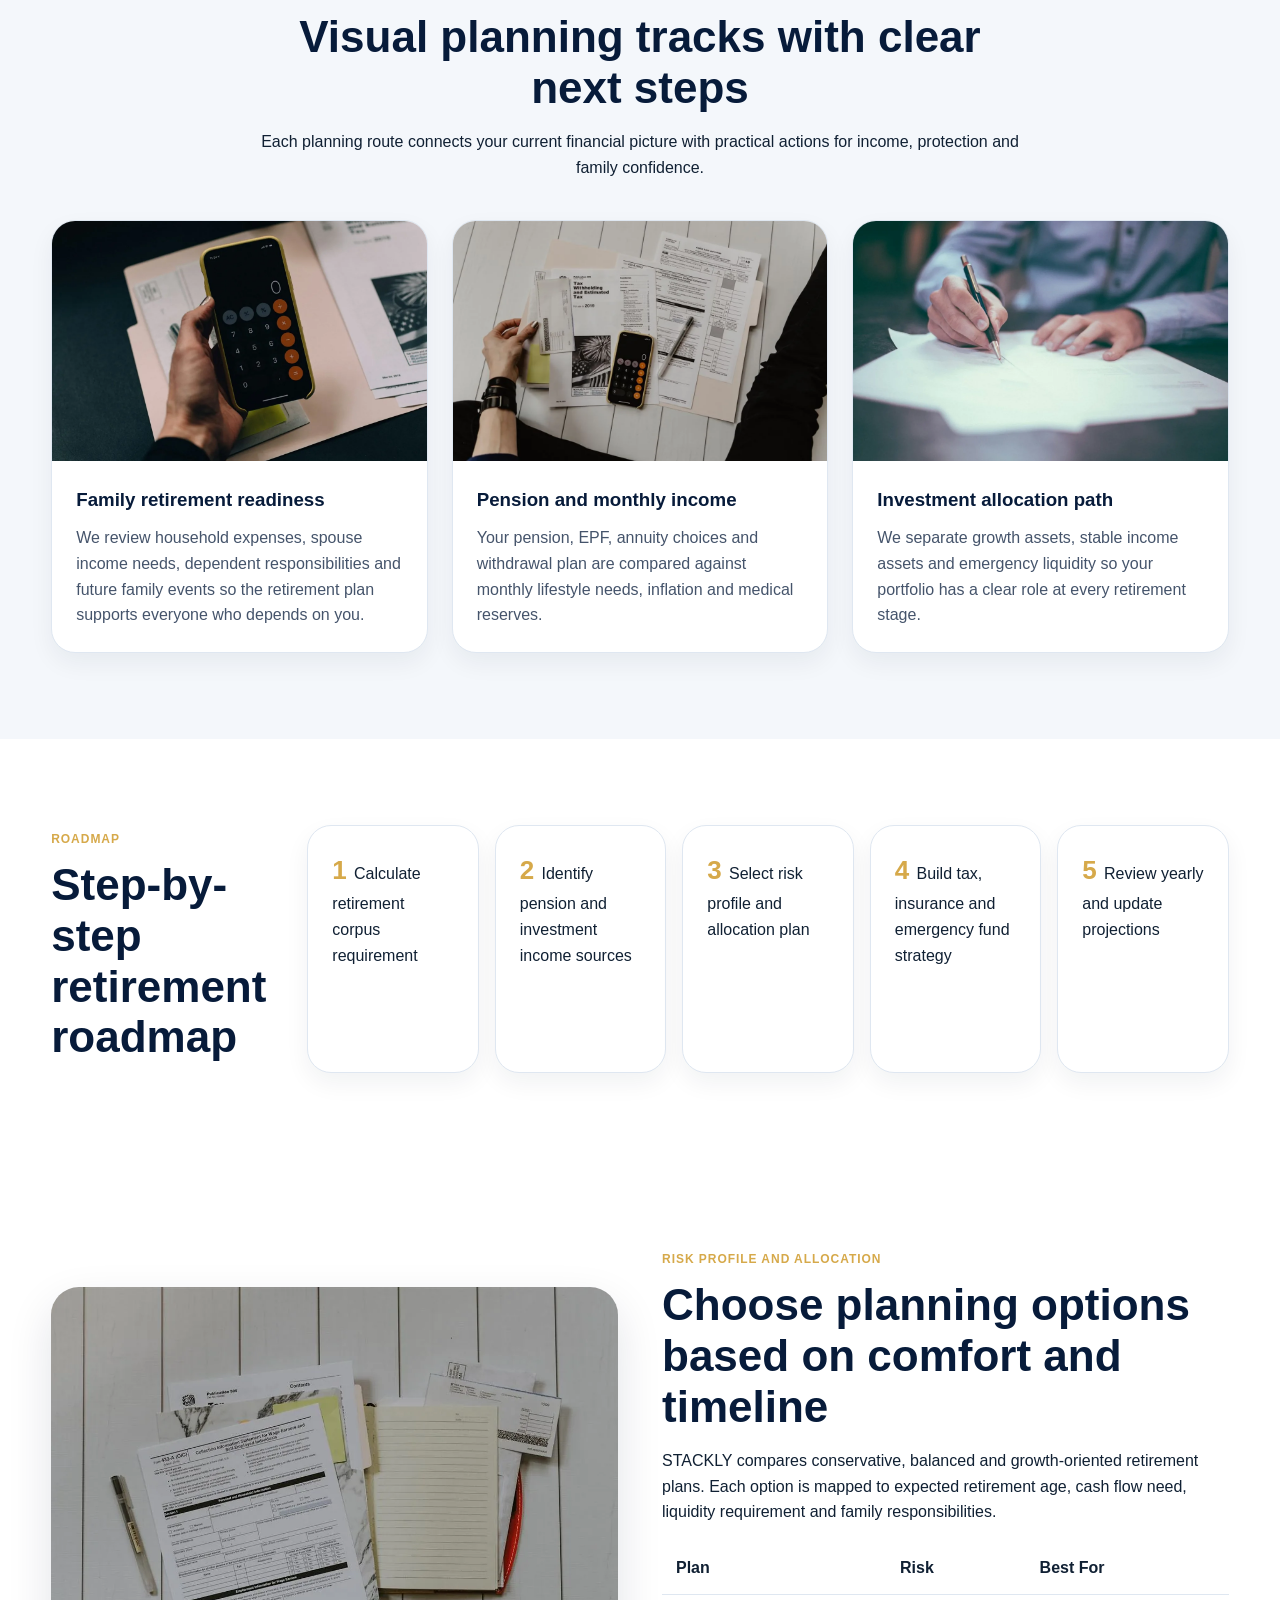
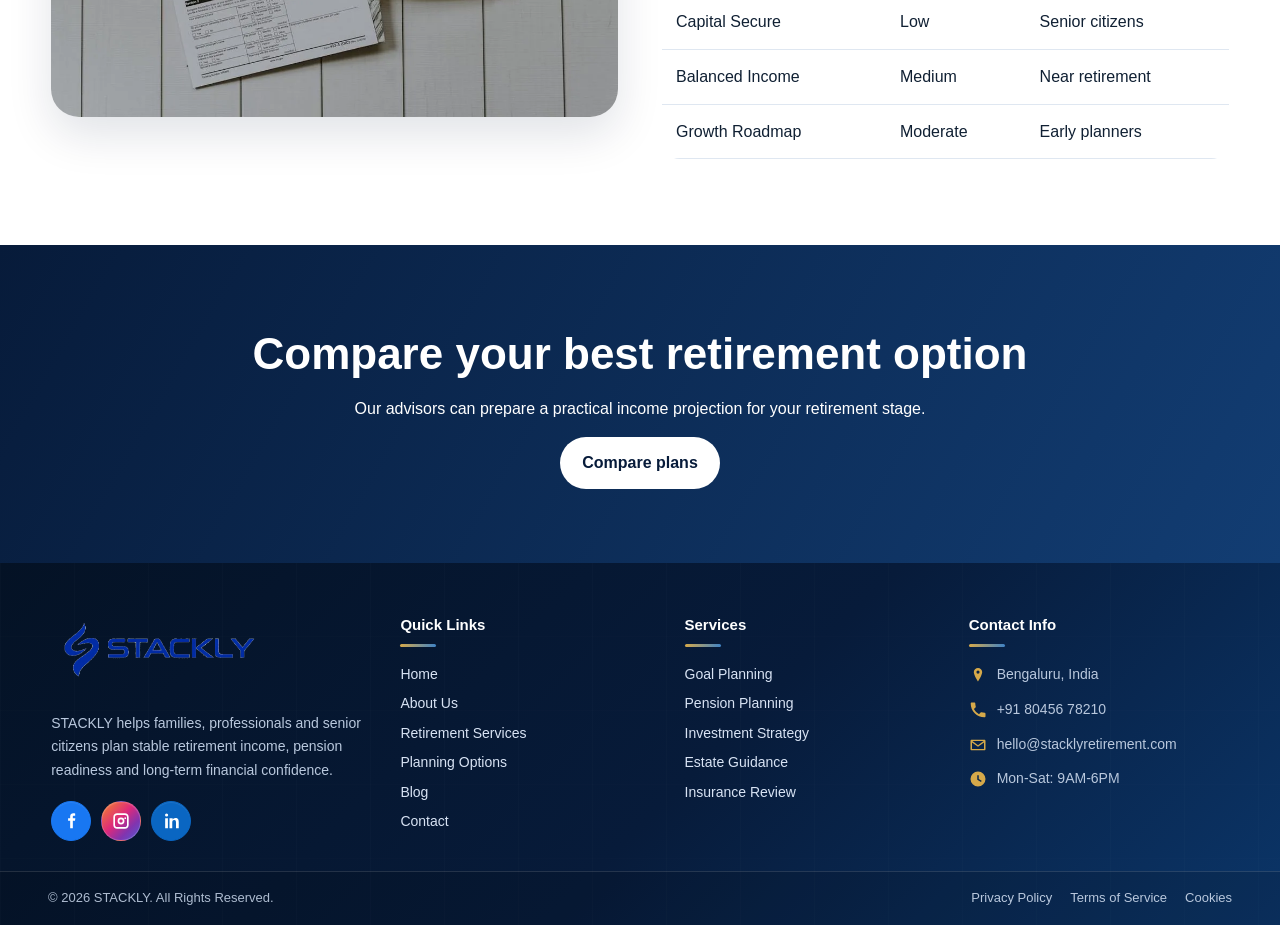
<file: planning-options.html>
<!DOCTYPE html>
<html lang="en">
  <head>
    <meta charset="UTF-8">
    <meta name="viewport" content="width=device-width, initial-scale=1.0">
    <meta name="description" content="STACKLY Retirement Planning Services - professional pension, retirement income and wealth protection guidance.">
    <title>
      Planning Options | STACKLY
    </title>
    <link rel="stylesheet" href="css/styles.css">
  </head>
  <body data-page="planning-options">
    <header class="site-header">
      <nav class="navbar container">
        <a class="brand" href="index.html" aria-label="STACKLY home">
          <img src="images/stackly-logo.webp" alt="STACKLY logo" class="brand-logo">
        </a>
        <button class="menu-toggle" aria-label="Open navigation" aria-expanded="false">
          <span>
          </span>
          <span>
          </span>
          <span>
          </span>
        </button>
        <div class="nav-menu" id="primaryNav">
          <div class="nav-links">
          <a href="index.html" data-page="index">
            Home
          </a>
          <a href="about.html" data-page="about">
            About Us
          </a>
          <a href="retirement-services.html" data-page="retirement-services">
            Retirement Services
          </a>
          <a href="planning-options.html" data-page="planning-options">
            Planning Options
          </a>

          <a href="blog.html" data-page="blog">
            Blog
          </a>
          <a href="contact.html" data-page="contact">
            Contact
          </a>
        </div>
          <div class="nav-actions">
          <a href="signin.html" class="auth-link" data-page="signin">
            Sign In
          </a>
          <a href="register.html" class="register-link" data-page="register">
            Register
          </a>
          <a href="client-dashboard.html" class="dashboard-link hidden">
            Dashboard
          </a>
        </div>
        </div>
      </nav>
    </header>
    <main>
      <section class="page-hero">
        <div class="container">
          <span class="eyebrow">
            Planning options
          </span>
          <h1>
            Retirement roadmaps for different life stages
          </h1>
          <p>
            Explore early retirement, family planning, corporate employee planning, pension strategy, risk-based allocation and medical emergency planning.
          </p>
        </div>
      </section>
      <section class="section">
        <div class="container options-grid">
          <article>
            <img src="images/hero-retirement.webp" alt="Early retirement planning">
            <div>
              <h3>
                Early Retirement Planning
              </h3>
              <p>
                Start building a retirement corpus early with disciplined savings, inflation planning and long-term allocation.
              </p>
            </div>
          </article>
          <article>
            <img src="images/family-planning.webp" alt="Family retirement planning">
            <div>
              <h3>
                Family Retirement Planning
              </h3>
              <p>
                Balance spouse needs, dependent care, education responsibilities and future lifestyle goals.
              </p>
            </div>
          </article>
          <article>
            <img src="images/corporate-retirement.webp" alt="Corporate employee retirement">
            <div>
              <h3>
                Corporate Employee Retirement
              </h3>
              <p>
                Review EPF, gratuity, employer pension, stock benefits and salary-linked investment plans.
              </p>
            </div>
          </article>
          <article>
            <img src="images/senior-couple.webp" alt="Senior citizen financial planning">
            <div>
              <h3>
                Senior Citizen Financial Planning
              </h3>
              <p>
                Focus on income stability, capital safety, health reserves and simpler documentation.
              </p>
            </div>
          </article>
          <article>
            <img src="images/pension-planning.webp" alt="Monthly pension strategy">
            <div>
              <h3>
                Monthly Pension Strategy
              </h3>
              <p>
                Plan pension, annuity and withdrawal flow for predictable monthly income.
              </p>
            </div>
          </article>
          <article>
            <img src="images/investment-plan.webp" alt="Long-term investment planning">
            <div>
              <h3>
                Long-Term Investment Planning
              </h3>
              <p>
                Build allocations for growth, stability, liquidity and tax efficiency.
              </p>
            </div>
          </article>
          <article>
            <img src="images/medical-planning.webp" alt="Medical emergency planning">
            <div>
              <h3>
                Medical Emergency Planning
              </h3>
              <p>
                Prepare cash reserves and insurance reviews to avoid stress during health emergencies.
              </p>
            </div>
          </article>
          <article>
            <img src="images/estate-planning.webp" alt="Estate and nomination planning">
            <div>
              <h3>
                Estate and Nomination Planning
              </h3>
              <p>
                Organize records, nominees and family communication for smooth wealth transfer.
              </p>
            </div>
          </article>
        </div>
      </section>
      <section class="section alt">
        <div class="container section-head">
          <span class="eyebrow">
            Planning focus
          </span>
          <h2>
            Visual planning tracks with clear next steps
          </h2>
          <p>
            Each planning route connects your current financial picture with practical actions for income, protection and family confidence.
          </p>
        </div>
        <div class="container planning-visual-grid">
          <article>
            <img src="images/documents-review.webp" alt="Retirement documents review">
            <div>
              <h3>
                Family retirement readiness
              </h3>
              <p>
                We review household expenses, spouse income needs, dependent responsibilities and future family events so the retirement plan supports everyone who depends on you.
              </p>
            </div>
          </article>
          <article>
            <img src="images/income-planning.webp" alt="Income planning review">
            <div>
              <h3>
                Pension and monthly income
              </h3>
              <p>
                Your pension, EPF, annuity choices and withdrawal plan are compared against monthly lifestyle needs, inflation and medical reserves.
              </p>
            </div>
          </article>
          <article>
            <img src="images/wealth-protection.webp" alt="Wealth protection planning">
            <div>
              <h3>
                Investment allocation path
              </h3>
              <p>
                We separate growth assets, stable income assets and emergency liquidity so your portfolio has a clear role at every retirement stage.
              </p>
            </div>
          </article>
        </div>
      </section>
      <section class="section">
        <div class="container roadmap">
          <div class="section-head left">
            <span class="eyebrow">
              Roadmap
            </span>
            <h2>
              Step-by-step retirement roadmap
            </h2>
          </div>
          <div class="road-card">
            <b>
              1
            </b>
            <span>
              Calculate retirement corpus requirement
            </span>
          </div>
          <div class="road-card">
            <b>
              2
            </b>
            <span>
              Identify pension and investment income sources
            </span>
          </div>
          <div class="road-card">
            <b>
              3
            </b>
            <span>
              Select risk profile and allocation plan
            </span>
          </div>
          <div class="road-card">
            <b>
              4
            </b>
            <span>
              Build tax, insurance and emergency fund strategy
            </span>
          </div>
          <div class="road-card">
            <b>
              5
            </b>
            <span>
              Review yearly and update projections
            </span>
          </div>
        </div>
      </section>
      <section class="section">
        <div class="container two-col">
          <img src="images/tax-strategy.webp" alt="Risk profile and retirement allocation">
          <div>
            <span class="eyebrow">
              Risk profile and allocation
            </span>
            <h2>
              Choose planning options based on comfort and timeline
            </h2>
            <p>
              STACKLY compares conservative, balanced and growth-oriented retirement plans. Each option is mapped to expected retirement age, cash flow need, liquidity requirement and family responsibilities.
            </p>
            <div class="comparison-table">
              <table>
                <tr>
                  <th>
                    Plan
                  </th>
                  <th>
                    Risk
                  </th>
                  <th>
                    Best For
                  </th>
                </tr>
                <tr>
                  <td>
                    Capital Secure
                  </td>
                  <td>
                    Low
                  </td>
                  <td>
                    Senior citizens
                  </td>
                </tr>
                <tr>
                  <td>
                    Balanced Income
                  </td>
                  <td>
                    Medium
                  </td>
                  <td>
                    Near retirement
                  </td>
                </tr>
                <tr>
                  <td>
                    Growth Roadmap
                  </td>
                  <td>
                    Moderate
                  </td>
                  <td>
                    Early planners
                  </td>
                </tr>
              </table>
            </div>
          </div>
        </div>
      </section>
      <section class="cta-section">
        <div class="container">
          <h2>
            Compare your best retirement option
          </h2>
          <p>
            Our advisors can prepare a practical income projection for your retirement stage.
          </p>
          <a href="404.html" class="btn light">
            Compare plans
          </a>
        </div>
      </section>
    </main>
    <footer class="footer">
      <div class="container footer-grid">
        <div class="footer-brand">
          <a href="index.html" aria-label="STACKLY home" class="logo-link footer-logo-link">
            <img src="images/stackly-logo.webp" alt="STACKLY logo" class="footer-logo">
          </a>
          <p>
            STACKLY helps families, professionals and senior citizens plan stable retirement income, pension readiness and long-term financial confidence.
          </p>
          <div class="social-row" aria-label="Social media links">
            <a href="404.html" aria-label="Facebook" class="social-icon">
              <svg viewBox="0 0 24 24">
                <path d="M14.2 8.6V6.9c0-.8.2-1.2 1.3-1.2H17V2.9c-.7-.1-1.5-.2-2.2-.2-2.2 0-3.8 1.4-3.8 3.9v2H8.5v3.1H11v8.9h3.2v-8.9h2.6l.4-3.1h-3z"/>
              </svg>
            </a>
            <a href="404.html" aria-label="Instagram" class="social-icon">
              <svg viewBox="0 0 24 24">
                <path d="M7.3 2.8h9.4c2.5 0 4.5 2 4.5 4.5v9.4c0 2.5-2 4.5-4.5 4.5H7.3c-2.5 0-4.5-2-4.5-4.5V7.3c0-2.5 2-4.5 4.5-4.5zm0 2C5.9 4.8 4.8 5.9 4.8 7.3v9.4c0 1.4 1.1 2.5 2.5 2.5h9.4c1.4 0 2.5-1.1 2.5-2.5V7.3c0-1.4-1.1-2.5-2.5-2.5H7.3zm4.7 3.1a4.1 4.1 0 1 1 0 8.2 4.1 4.1 0 0 1 0-8.2zm0 2a2.1 2.1 0 1 0 0 4.2 2.1 2.1 0 0 0 0-4.2zm5.1-2.4a1 1 0 1 1 0 2.1 1 1 0 0 1 0-2.1z"/>
              </svg>
            </a>
            <a href="404.html" aria-label="LinkedIn" class="social-icon">
              <svg viewBox="0 0 24 24">
                <path d="M5 8.7h3.3v12H5v-12zm1.7-5.8a1.9 1.9 0 1 1 0 3.8 1.9 1.9 0 0 1 0-3.8zm4.1 5.8H14v1.6h.1c.4-.8 1.5-1.9 3.2-1.9 3.4 0 4 2.2 4 5.1v7.2H18v-6.4c0-1.5 0-3.5-2.1-3.5s-2.4 1.6-2.4 3.4v6.5h-3.3v-12z"/>
              </svg>
            </a>
          </div>
        </div>
        <div class="footer-column">
          <h4>Quick Links</h4>
          <a href="index.html">Home</a>
          <a href="about.html">About Us</a>
          <a href="retirement-services.html">Retirement Services</a>
          <a href="planning-options.html">Planning Options</a>
          <!--<a href="advisors.html">Advisors</a>-->
          <a href="blog.html">Blog</a>
          <a href="contact.html">Contact</a>
          <!--<a href="signin.html">Sign In</a>-->
        </div>
        <div class="footer-column">
          <h4>Services</h4>
          <a href="404.html">Goal Planning</a>
          <a href="404.html">Pension Planning</a>
          <a href="404.html">Investment Strategy</a>
          <a href="404.html">Estate Guidance</a>
          <a href="404.html">Insurance Review</a>
        </div>
        <div class="footer-column footer-contact">
          <h4>Contact Info</h4>
          <p class="contact-item">
            <svg viewBox="0 0 24 24" aria-hidden="true"><path d="M12 2.5c-3.1 0-5.6 2.5-5.6 5.6 0 4.2 5.6 12.7 5.6 12.7s5.6-8.5 5.6-12.7c0-3.1-2.5-5.6-5.6-5.6zm0 7.7a2.1 2.1 0 1 1 0-4.2 2.1 2.1 0 0 1 0 4.2z"/></svg>
            Bengaluru, India
          </p>
          <p class="contact-item">
            <svg viewBox="0 0 24 24" aria-hidden="true"><path d="M6.6 10.8c1.5 3 3.8 5.2 6.7 6.7l2.2-2.2c.3-.3.8-.4 1.2-.3 1.3.4 2.6.6 4 .6.7 0 1.3.6 1.3 1.3v3.5c0 .7-.6 1.3-1.3 1.3C10.4 21.7 2.3 13.6 2.3 3.3 2.3 2.6 2.9 2 3.6 2h3.5c.7 0 1.3.6 1.3 1.3 0 1.4.2 2.7.6 4 .1.4 0 .9-.3 1.2l-2.1 2.3z"/></svg>
            +91 80456 78210
          </p>
          <p class="contact-item">
            <svg viewBox="0 0 24 24" aria-hidden="true"><path d="M3.5 5h17c.8 0 1.5.7 1.5 1.5v11c0 .8-.7 1.5-1.5 1.5h-17c-.8 0-1.5-.7-1.5-1.5v-11C2 5.7 2.7 5 3.5 5zm8.5 7.2 7.5-5.5h-15l7.5 5.5zm0 2.2L4 8.5v8.7h16V8.5l-8 5.9z"/></svg>
            hello@stacklyretirement.com
          </p>
          <p class="contact-item">
            <svg viewBox="0 0 24 24" aria-hidden="true"><path d="M12 2a10 10 0 1 1 0 20 10 10 0 0 1 0-20zm1 5h-2v6l5 3 .9-1.6-3.9-2.3V7z"/></svg>
            Mon-Sat: 9AM-6PM
          </p>
        </div>
      </div>
      <div class="footer-bottom">
        <span>© 2026 STACKLY. All Rights Reserved.</span>
        <div class="footer-legal">
          <a href="404.html">Privacy Policy</a>
          <a href="404.html">Terms of Service</a>
          <a href="404.html">Cookies</a>
        </div>
      </div>
    </footer>
    <script src="js/app.js">
    </script>
  </body>
</html>
</file>
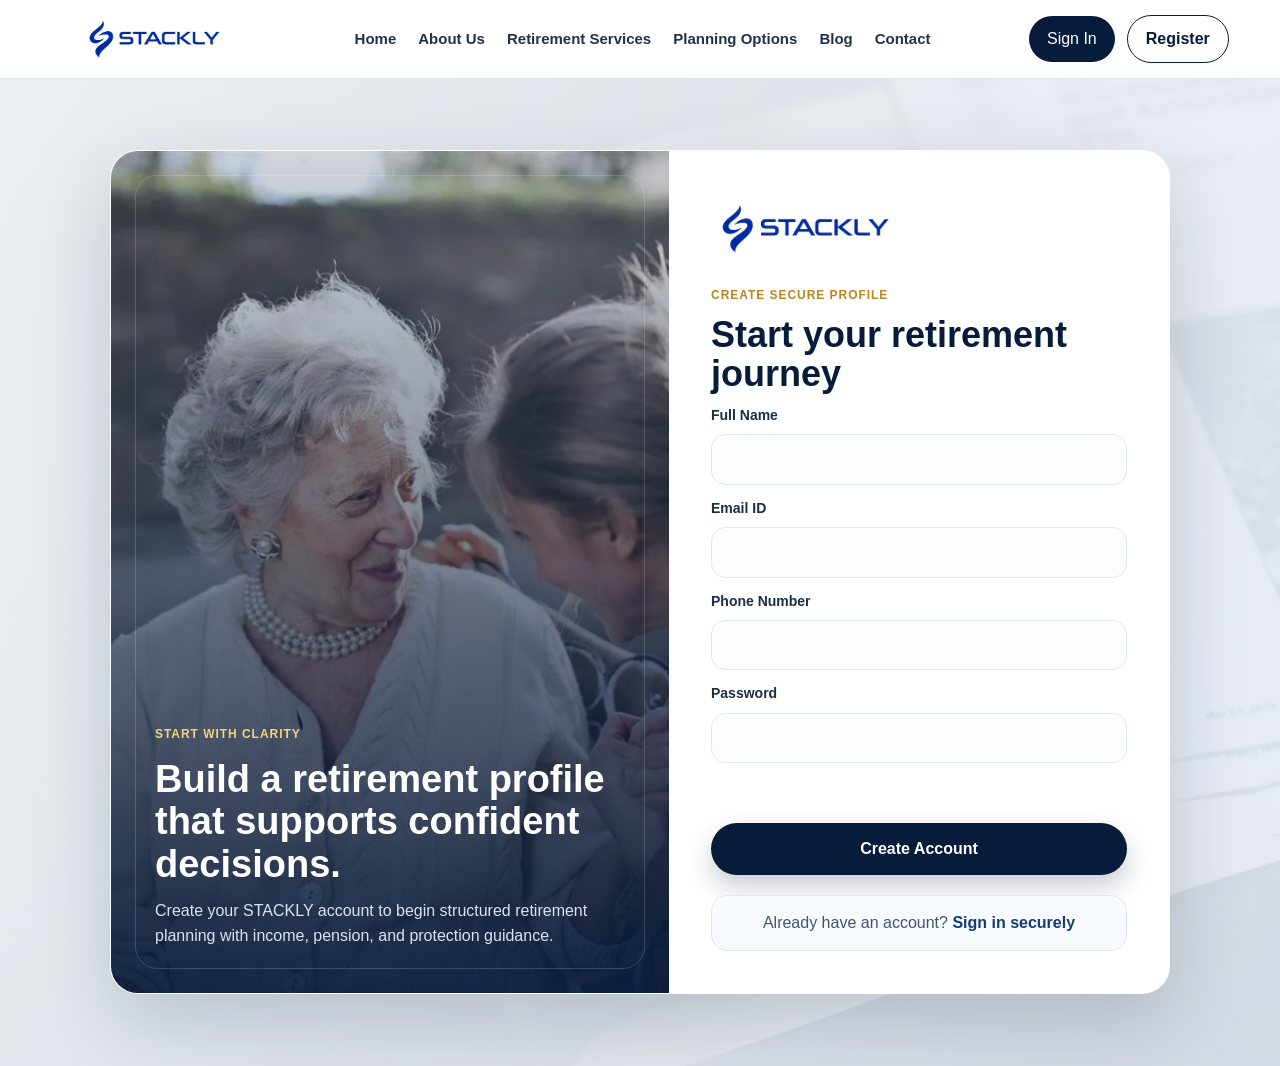
<file: register.html>
<!DOCTYPE html>
<html lang="en">
  <head>
    <meta charset="UTF-8">
    <meta name="viewport" content="width=device-width, initial-scale=1.0">
    <meta name="description" content="STACKLY Retirement Planning Services - professional pension, retirement income and wealth protection guidance.">
    <title>
      Register | STACKLY
    </title>
    <link rel="stylesheet" href="css/styles.css">
  </head>
  <body data-page="register">
    <header class="site-header">
      <nav class="navbar container">
        <a class="brand" href="index.html" aria-label="STACKLY home">
          <img src="images/stackly-logo.webp" alt="STACKLY logo" class="brand-logo">
        </a>
        <button class="menu-toggle" aria-label="Open navigation" aria-expanded="false">
          <span>
          </span>
          <span>
          </span>
          <span>
          </span>
        </button>
        <div class="nav-menu" id="primaryNav">
          <div class="nav-links">
          <a href="index.html" data-page="index">
            Home
          </a>
          <a href="about.html" data-page="about">
            About Us
          </a>
          <a href="retirement-services.html" data-page="retirement-services">
            Retirement Services
          </a>
          <a href="planning-options.html" data-page="planning-options">
            Planning Options
          </a>

          <a href="blog.html" data-page="blog">
            Blog
          </a>
          <a href="contact.html" data-page="contact">
            Contact
          </a>
        </div>
          <div class="nav-actions">
          <a href="signin.html" class="auth-link" data-page="signin">
            Sign In
          </a>
          <a href="register.html" class="register-link" data-page="register">
            Register
          </a>
          <a href="client-dashboard.html" class="dashboard-link hidden">
            Dashboard
          </a>
        </div>
        </div>
      </nav>
    </header>
    <main>
      <section class="auth-section">
        <div class="auth-layout">
          <aside class="auth-visual">
            <span class="eyebrow">Start with clarity</span>
            <h2>Build a retirement profile that supports confident decisions.</h2>
            <p>
              Create your STACKLY account to begin structured retirement planning with income, pension, and protection guidance.
            </p>
          </aside>
          <div class="auth-card">
            <a href="index.html" aria-label="STACKLY home" class="logo-link">
              <img src="images/stackly-logo.webp" alt="STACKLY logo">
            </a>
            <span class="eyebrow">Create secure profile</span>
            <h1>Start your retirement journey</h1>
            <form id="registerForm" novalidate>
              <label>
                Full Name
                <input type="text" id="regName" required>
              </label>
              <label>
                Email ID
                <input type="email" id="regEmail" required>
              </label>
              <label>
                Phone Number
                <input type="tel" id="regPhone" required>
              </label>
              <label>
                Password
                <input type="password" id="regPassword" minlength="6" required>
              </label>
              <p class="form-message" id="registerMsg"></p>
              <button type="submit" class="btn primary full">Create Account</button>
            </form>
            <p class="auth-note">
              Already have an account?
              <a href="signin.html">Sign in securely</a>
            </p>
          </div>
        </div>
      </section>
    </main>
    <script src="js/app.js">
    </script>
  </body>
</html>
</file>
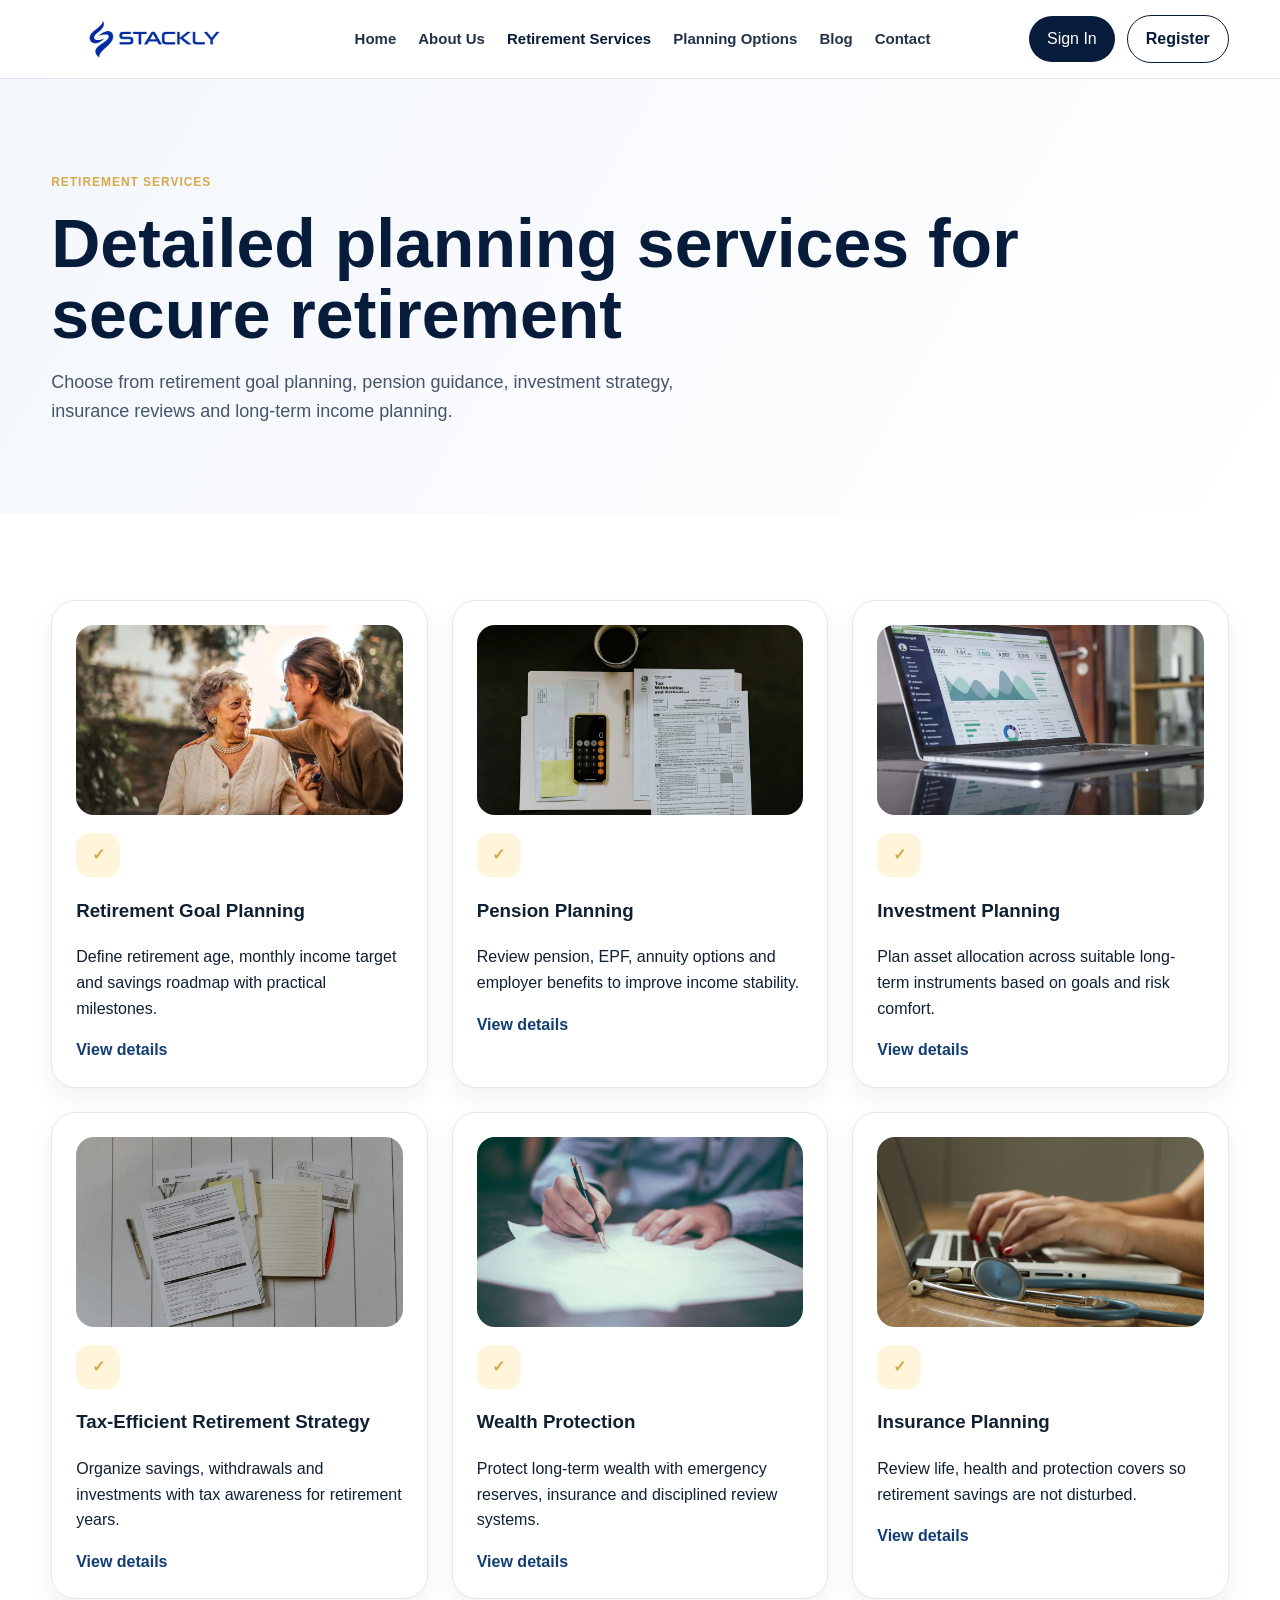
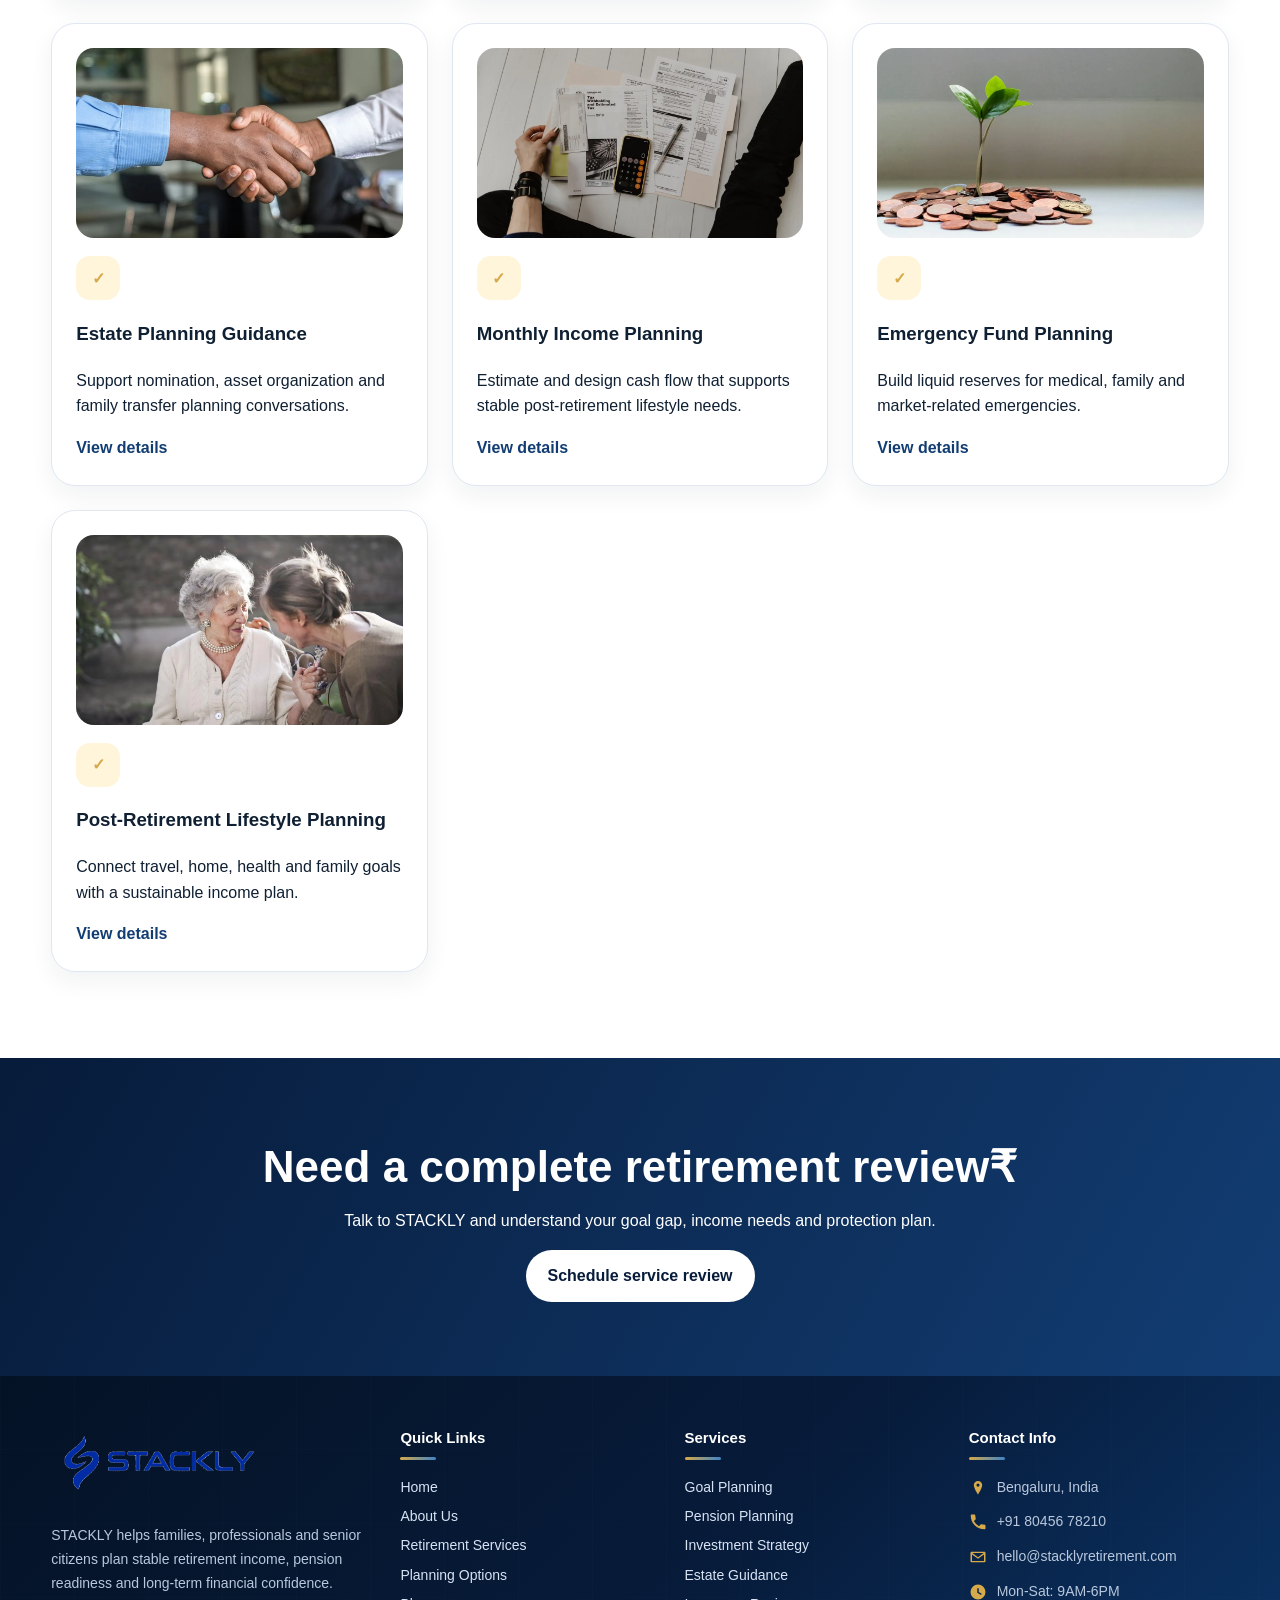
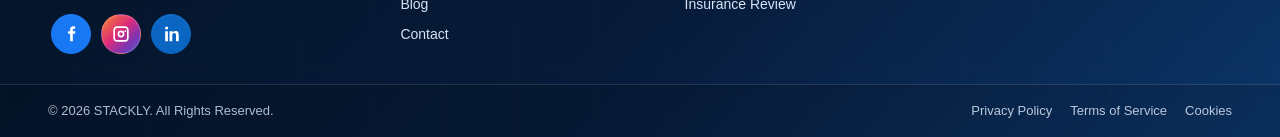
<file: retirement-services.html>
<!DOCTYPE html>
<html lang="en">
  <head>
    <meta charset="UTF-8">
    <meta name="viewport" content="width=device-width, initial-scale=1.0">
    <meta name="description" content="STACKLY Retirement Planning Services - professional pension, retirement income and wealth protection guidance.">
    <title>
      Retirement Services | STACKLY
    </title>
    <link rel="stylesheet" href="css/styles.css">
  </head>
  <body data-page="retirement-services">
    <header class="site-header">
      <nav class="navbar container">
        <a class="brand" href="index.html" aria-label="STACKLY home">
          <img src="images/stackly-logo.webp" alt="STACKLY logo" class="brand-logo">
        </a>
        <button class="menu-toggle" aria-label="Open navigation" aria-expanded="false">
          <span>
          </span>
          <span>
          </span>
          <span>
          </span>
        </button>
        <div class="nav-menu" id="primaryNav">
          <div class="nav-links">
          <a href="index.html" data-page="index">
            Home
          </a>
          <a href="about.html" data-page="about">
            About Us
          </a>
          <a href="retirement-services.html" data-page="retirement-services">
            Retirement Services
          </a>
          <a href="planning-options.html" data-page="planning-options">
            Planning Options
          </a>

          <a href="blog.html" data-page="blog">
            Blog
          </a>
          <a href="contact.html" data-page="contact">
            Contact
          </a>
        </div>
          <div class="nav-actions">
          <a href="signin.html" class="auth-link" data-page="signin">
            Sign In
          </a>
          <a href="register.html" class="register-link" data-page="register">
            Register
          </a>
          <a href="client-dashboard.html" class="dashboard-link hidden">
            Dashboard
          </a>
        </div>
        </div>
      </nav>
    </header>
    <main>
      <section class="page-hero">
        <div class="container">
          <span class="eyebrow">
            Retirement services
          </span>
          <h1>
            Detailed planning services for secure retirement
          </h1>
          <p>
            Choose from retirement goal planning, pension guidance, investment strategy, insurance reviews and long-term income planning.
          </p>
        </div>
      </section>
      <section class="section">
        <div class="container card-grid services-grid">
          <article class="service-card">
            <img src="images/hero-retirement.webp" alt="Retirement Goal Planning">
            <div class="icon-badge">
              ✓
            </div>
            <h3>
              Retirement Goal Planning
            </h3>
            <p>
              Define retirement age, monthly income target and savings roadmap with practical milestones.
            </p>
            <a href="404.html" class="text-link">
              View details
            </a>
          </article>
          <article class="service-card">
            <img src="images/pension-planning.webp" alt="Pension Planning">
            <div class="icon-badge">
              ✓
            </div>
            <h3>
              Pension Planning
            </h3>
            <p>
              Review pension, EPF, annuity options and employer benefits to improve income stability.
            </p>
            <a href="404.html" class="text-link">
              View details
            </a>
          </article>
          <article class="service-card">
            <img src="images/investment-plan.webp" alt="Investment Planning">
            <div class="icon-badge">
              ✓
            </div>
            <h3>
              Investment Planning
            </h3>
            <p>
              Plan asset allocation across suitable long-term instruments based on goals and risk comfort.
            </p>
            <a href="404.html" class="text-link">
              View details
            </a>
          </article>
          <article class="service-card">
            <img src="images/tax-strategy.webp" alt="Tax-Efficient Retirement Strategy">
            <div class="icon-badge">
              ✓
            </div>
            <h3>
              Tax-Efficient Retirement Strategy
            </h3>
            <p>
              Organize savings, withdrawals and investments with tax awareness for retirement years.
            </p>
            <a href="404.html" class="text-link">
              View details
            </a>
          </article>
          <article class="service-card">
            <img src="images/wealth-protection.webp" alt="Wealth Protection">
            <div class="icon-badge">
              ✓
            </div>
            <h3>
              Wealth Protection
            </h3>
            <p>
              Protect long-term wealth with emergency reserves, insurance and disciplined review systems.
            </p>
            <a href="404.html" class="text-link">
              View details
            </a>
          </article>
          <article class="service-card">
            <img src="images/insurance-planning.webp" alt="Insurance Planning">
            <div class="icon-badge">
              ✓
            </div>
            <h3>
              Insurance Planning
            </h3>
            <p>
              Review life, health and protection covers so retirement savings are not disturbed.
            </p>
            <a href="404.html" class="text-link">
              View details
            </a>
          </article>
          <article class="service-card">
            <img src="images/estate-planning.webp" alt="Estate Planning Guidance">
            <div class="icon-badge">
              ✓
            </div>
            <h3>
              Estate Planning Guidance
            </h3>
            <p>
              Support nomination, asset organization and family transfer planning conversations.
            </p>
            <a href="404.html" class="text-link">
              View details
            </a>
          </article>
          <article class="service-card">
            <img src="images/income-planning.webp" alt="Monthly Income Planning">
            <div class="icon-badge">
              ✓
            </div>
            <h3>
              Monthly Income Planning
            </h3>
            <p>
              Estimate and design cash flow that supports stable post-retirement lifestyle needs.
            </p>
            <a href="404.html" class="text-link">
              View details
            </a>
          </article>
          <article class="service-card">
            <img src="images/emergency-fund.webp" alt="Emergency Fund Planning">
            <div class="icon-badge">
              ✓
            </div>
            <h3>
              Emergency Fund Planning
            </h3>
            <p>
              Build liquid reserves for medical, family and market-related emergencies.
            </p>
            <a href="404.html" class="text-link">
              View details
            </a>
          </article>
          <article class="service-card">
            <img src="images/retirement-lifestyle.webp" alt="Post-Retirement Lifestyle Planning">
            <div class="icon-badge">
              ✓
            </div>
            <h3>
              Post-Retirement Lifestyle Planning
            </h3>
            <p>
              Connect travel, home, health and family goals with a sustainable income plan.
            </p>
            <a href="404.html" class="text-link">
              View details
            </a>
          </article>
        </div>
      </section>
      <section class="cta-section">
        <div class="container">
          <h2>
            Need a complete retirement review₹
          </h2>
          <p>
            Talk to STACKLY and understand your goal gap, income needs and protection plan.
          </p>
          <a href="404.html" class="btn light">
            Schedule service review
          </a>
        </div>
      </section>
    </main>
    <footer class="footer">
      <div class="container footer-grid">
        <div class="footer-brand">
          <a href="index.html" aria-label="STACKLY home" class="logo-link footer-logo-link">
            <img src="images/stackly-logo.webp" alt="STACKLY logo" class="footer-logo">
          </a>
          <p>
            STACKLY helps families, professionals and senior citizens plan stable retirement income, pension readiness and long-term financial confidence.
          </p>
          <div class="social-row" aria-label="Social media links">
            <a href="404.html" aria-label="Facebook" class="social-icon">
              <svg viewBox="0 0 24 24">
                <path d="M14.2 8.6V6.9c0-.8.2-1.2 1.3-1.2H17V2.9c-.7-.1-1.5-.2-2.2-.2-2.2 0-3.8 1.4-3.8 3.9v2H8.5v3.1H11v8.9h3.2v-8.9h2.6l.4-3.1h-3z"/>
              </svg>
            </a>
            <a href="404.html" aria-label="Instagram" class="social-icon">
              <svg viewBox="0 0 24 24">
                <path d="M7.3 2.8h9.4c2.5 0 4.5 2 4.5 4.5v9.4c0 2.5-2 4.5-4.5 4.5H7.3c-2.5 0-4.5-2-4.5-4.5V7.3c0-2.5 2-4.5 4.5-4.5zm0 2C5.9 4.8 4.8 5.9 4.8 7.3v9.4c0 1.4 1.1 2.5 2.5 2.5h9.4c1.4 0 2.5-1.1 2.5-2.5V7.3c0-1.4-1.1-2.5-2.5-2.5H7.3zm4.7 3.1a4.1 4.1 0 1 1 0 8.2 4.1 4.1 0 0 1 0-8.2zm0 2a2.1 2.1 0 1 0 0 4.2 2.1 2.1 0 0 0 0-4.2zm5.1-2.4a1 1 0 1 1 0 2.1 1 1 0 0 1 0-2.1z"/>
              </svg>
            </a>
            <a href="404.html" aria-label="LinkedIn" class="social-icon">
              <svg viewBox="0 0 24 24">
                <path d="M5 8.7h3.3v12H5v-12zm1.7-5.8a1.9 1.9 0 1 1 0 3.8 1.9 1.9 0 0 1 0-3.8zm4.1 5.8H14v1.6h.1c.4-.8 1.5-1.9 3.2-1.9 3.4 0 4 2.2 4 5.1v7.2H18v-6.4c0-1.5 0-3.5-2.1-3.5s-2.4 1.6-2.4 3.4v6.5h-3.3v-12z"/>
              </svg>
            </a>
          </div>
        </div>
        <div class="footer-column">
          <h4>Quick Links</h4>
          <a href="index.html">Home</a>
          <a href="about.html">About Us</a>
          <a href="retirement-services.html">Retirement Services</a>
          <a href="planning-options.html">Planning Options</a>
          <!--<a href="advisors.html">Advisors</a>-->
          <a href="blog.html">Blog</a>
          <a href="contact.html">Contact</a>
          <!--<a href="signin.html">Sign In</a>-->
        </div>
        <div class="footer-column">
          <h4>Services</h4>
          <a href="404.html">Goal Planning</a>
          <a href="404.html">Pension Planning</a>
          <a href="404.html">Investment Strategy</a>
          <a href="404.html">Estate Guidance</a>
          <a href="404.html">Insurance Review</a>
        </div>
        <div class="footer-column footer-contact">
          <h4>Contact Info</h4>
          <p class="contact-item">
            <svg viewBox="0 0 24 24" aria-hidden="true"><path d="M12 2.5c-3.1 0-5.6 2.5-5.6 5.6 0 4.2 5.6 12.7 5.6 12.7s5.6-8.5 5.6-12.7c0-3.1-2.5-5.6-5.6-5.6zm0 7.7a2.1 2.1 0 1 1 0-4.2 2.1 2.1 0 0 1 0 4.2z"/></svg>
            Bengaluru, India
          </p>
          <p class="contact-item">
            <svg viewBox="0 0 24 24" aria-hidden="true"><path d="M6.6 10.8c1.5 3 3.8 5.2 6.7 6.7l2.2-2.2c.3-.3.8-.4 1.2-.3 1.3.4 2.6.6 4 .6.7 0 1.3.6 1.3 1.3v3.5c0 .7-.6 1.3-1.3 1.3C10.4 21.7 2.3 13.6 2.3 3.3 2.3 2.6 2.9 2 3.6 2h3.5c.7 0 1.3.6 1.3 1.3 0 1.4.2 2.7.6 4 .1.4 0 .9-.3 1.2l-2.1 2.3z"/></svg>
            +91 80456 78210
          </p>
          <p class="contact-item">
            <svg viewBox="0 0 24 24" aria-hidden="true"><path d="M3.5 5h17c.8 0 1.5.7 1.5 1.5v11c0 .8-.7 1.5-1.5 1.5h-17c-.8 0-1.5-.7-1.5-1.5v-11C2 5.7 2.7 5 3.5 5zm8.5 7.2 7.5-5.5h-15l7.5 5.5zm0 2.2L4 8.5v8.7h16V8.5l-8 5.9z"/></svg>
            hello@stacklyretirement.com
          </p>
          <p class="contact-item">
            <svg viewBox="0 0 24 24" aria-hidden="true"><path d="M12 2a10 10 0 1 1 0 20 10 10 0 0 1 0-20zm1 5h-2v6l5 3 .9-1.6-3.9-2.3V7z"/></svg>
            Mon-Sat: 9AM-6PM
          </p>
        </div>
      </div>
      <div class="footer-bottom">
        <span>© 2026 STACKLY. All Rights Reserved.</span>
        <div class="footer-legal">
          <a href="404.html">Privacy Policy</a>
          <a href="404.html">Terms of Service</a>
          <a href="404.html">Cookies</a>
        </div>
      </div>
    </footer>
    <script src="js/app.js">
    </script>
  </body>
</html>
</file>
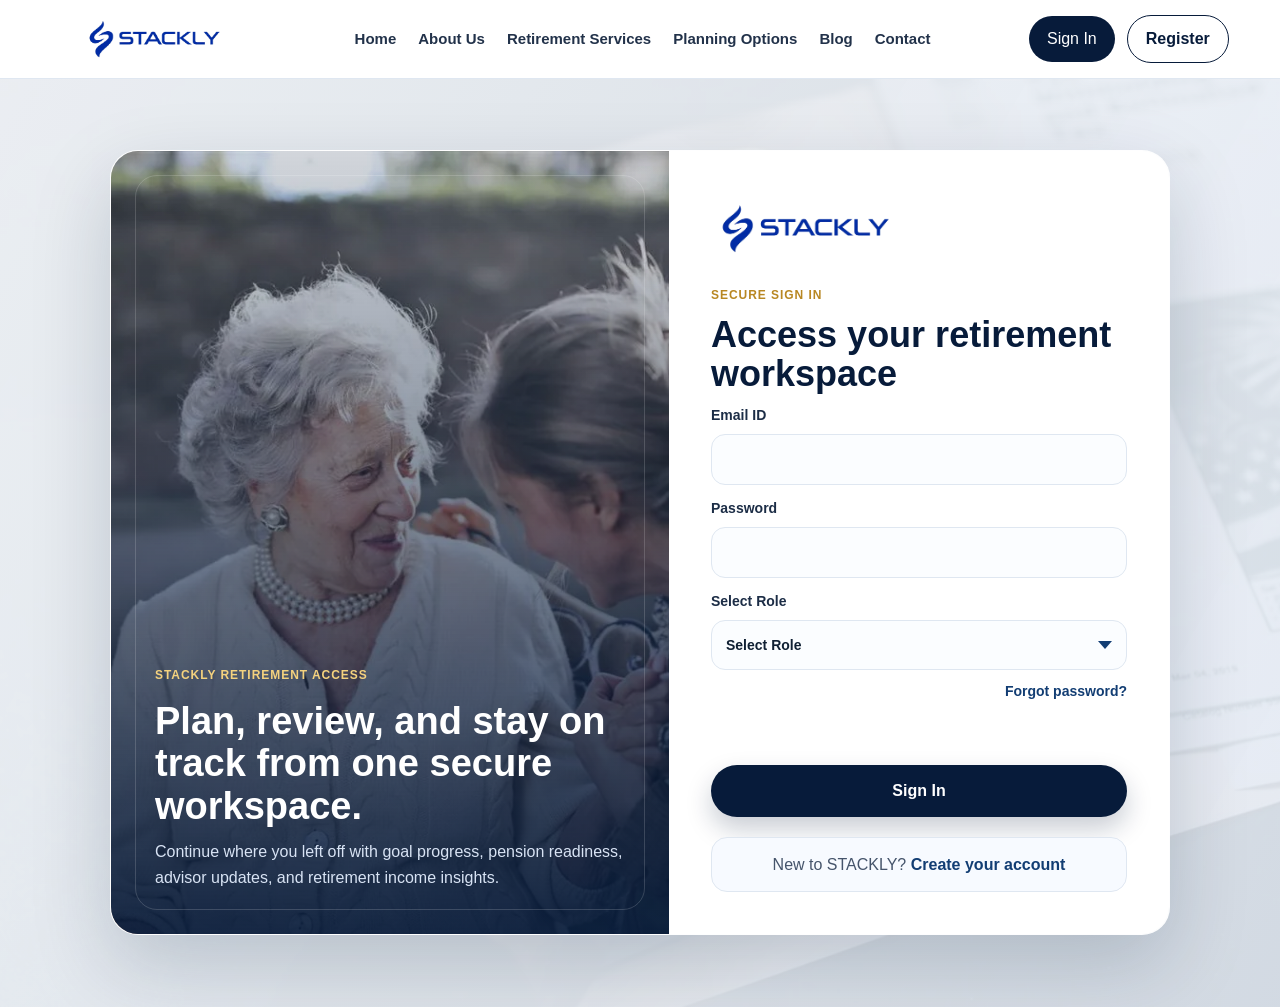
<file: signin.html>
<!DOCTYPE html>
<html lang="en">
  <head>
    <meta charset="UTF-8">
    <meta name="viewport" content="width=device-width, initial-scale=1.0">
    <meta name="description" content="STACKLY Retirement Planning Services - professional pension, retirement income and wealth protection guidance.">
    <title>
      Sign In | STACKLY
    </title>
    <link rel="stylesheet" href="css/styles.css">
  </head>
  <body data-page="signin">
    <header class="site-header">
      <nav class="navbar container">
        <a class="brand" href="index.html" aria-label="STACKLY home">
          <img src="images/stackly-logo.webp" alt="STACKLY logo" class="brand-logo">
        </a>
        <button class="menu-toggle" aria-label="Open navigation" aria-expanded="false">
          <span>
          </span>
          <span>
          </span>
          <span>
          </span>
        </button>
        <div class="nav-menu" id="primaryNav">
          <div class="nav-links">
          <a href="index.html" data-page="index">
            Home
          </a>
          <a href="about.html" data-page="about">
            About Us
          </a>
          <a href="retirement-services.html" data-page="retirement-services">
            Retirement Services
          </a>
          <a href="planning-options.html" data-page="planning-options">
            Planning Options
          </a>

          <a href="blog.html" data-page="blog">
            Blog
          </a>
          <a href="contact.html" data-page="contact">
            Contact
          </a>
        </div>
          <div class="nav-actions">
          <a href="signin.html" class="auth-link" data-page="signin">
            Sign In
          </a>
          <a href="register.html" class="register-link" data-page="register">
            Register
          </a>
          <a href="client-dashboard.html" class="dashboard-link hidden">
            Dashboard
          </a>
        </div>
        </div>
      </nav>
    </header>
    <main>
      <section class="auth-section">
        <div class="auth-layout">
          <aside class="auth-visual">
            <span class="eyebrow">STACKLY retirement access</span>
            <h2>Plan, review, and stay on track from one secure workspace.</h2>
            <p>
              Continue where you left off with goal progress, pension readiness, advisor updates, and retirement income insights.
            </p>
          </aside>
          <div class="auth-card">
            <a href="index.html" aria-label="STACKLY home" class="logo-link">
              <img src="images/stackly-logo.webp" alt="STACKLY logo">
            </a>
            <span class="eyebrow">Secure sign in</span>
            <h1>Access your retirement workspace</h1>
            <form id="signinForm" novalidate>
              <label>
                Email ID
                <input type="email" id="signinEmail" required>
              </label>
              <label>
                Password
                <input type="password" id="signinPassword" minlength="6" required>
              </label>
              <label>
                Select Role
                <input type="hidden" id="signinRole" value="">
                <div class="role-select" id="roleSelect">
                  <button type="button" class="role-select-button" aria-expanded="false" aria-controls="roleSelectMenu">
                    <span id="roleSelectText">Select Role</span>
                    <span class="role-select-arrow" aria-hidden="true"></span>
                  </button>
                  <div class="role-select-menu" id="roleSelectMenu">
                    <button type="button" class="role-option" data-value="client">Client</button>
                    <button type="button" class="role-option" data-value="manager">Marketing Manager</button>
                  </div>
                </div>
              </label>
              <p class="auth-helper">
                <a href="404.html" class="text-link">Forgot password?</a>
              </p>
              <p class="form-message" id="signinMsg"></p>
              <button type="submit" class="btn primary full">Sign In</button>
            </form>
            <p class="auth-note">
              New to STACKLY?
              <a href="register.html">Create your account</a>
            </p>
          </div>
        </div>
      </section>
    </main>
    <script src="js/app.js">
    </script>
  </body>
</html>
</file>
<file: css/styles.css>
:root {
  --navy:#071b3a;
  --blue:#123d73;
  --gold:#d6a94a;
  --ink:#102033;
  --muted:#667085;
  --soft:#f4f7fb;
  --white:#fff;
  --line:#dfe7f1;
  --shadow:0 18px 45px rgba(7, 27, 58, .12)
}

* {
  box-sizing:border-box
}

html {
  scroll-behavior:smooth
}

body {
  margin:0;
  font-family:Inter,
  Arial,
  sans-serif;
  color:var(--ink);
  background:#fff;
  line-height:1.6;
  overflow-x:hidden
}

img {
  max-width:100%;
  display:block
}

a {
  text-decoration:none;
  color:inherit
}

.container {
  width:min(1180px, 92%);
  margin:auto
}

.hidden {
  display:none!important
}

.site-header {
  position:sticky;
  top:0;
  z-index:50;
  background:rgba(255, 255, 255, .94);
  backdrop-filter:blur(16px);
  box-shadow:0 1px 0 var(--line)
}

.navbar {
  height:78px;
  display:flex;
  align-items:center;
  justify-content:space-between;
  gap:18px
}

.brand-logo {
  width:168px;
  height:auto;
  object-fit:contain
}

.nav-menu {
  flex:1;
  display:flex;
  align-items:center;
  justify-content:space-between;
  gap:18px
}

.nav-links {
  flex:1;
  display:flex;
  align-items:center;
  justify-content:center;
  gap:22px
}

.nav-actions {
  display:flex;
  align-items:center;
  gap:12px
}

.nav-links a {
  font-size:15px;
  font-weight:700;
  color:#22324a;
  position:relative;
  padding:26px 0
}

.nav-links a:after {
  content:"";
  position:absolute;
  left:0;
  bottom:18px;
  width:0;
  height:2px;
  background:var(--gold);
  transition:.25s
}

.nav-links a:hover,
.nav-links a.active {
  color:var(--blue)
}

.nav-links a:hover:after,
.nav-links a.active:after {
  width:100%
}

.auth-link {
  background:var(--navy);
  color:#fff!important;
  padding:10px 18px!important;
  border-radius:999px
}

.register-link {
  border:1px solid var(--navy);
  color:var(--navy)!important;
  padding:10px 18px!important;
  border-radius:999px;
  font-weight:800
}

.auth-link:after,
.register-link:after {
  display:none
}

.dashboard-link {
  background:var(--gold);
  color:#071b3a!important;
  padding:10px 18px!important;
  border-radius:999px
}

.dashboard-link:after {
  display:none
}

.menu-toggle {
  display:none;
  background:none;
  border:0;
  width:42px
}

.menu-toggle span {
  display:block;
  height:3px;
  background:var(--navy);
  margin:6px 0;
  border-radius:3px
}

.hero {
  padding:84px 0;
  background:linear-gradient(120deg, #f7fbff 0%, #eef4fb 58%, #fff 100%)
}

.hero-grid {
  display:grid;
  grid-template-columns:1.04fr .96fr;
  gap:56px;
  align-items:center
}

.eyebrow {
  display:inline-block;
  color:var(--gold);
  font-weight:800;
  text-transform:uppercase;
  letter-spacing:.08em;
  font-size:12px
}

.hero h1,
.page-hero h1 {
  font-size:clamp(38px, 6vw, 68px);
  line-height:1.05;
  margin:14px 0;
  color:var(--navy)
}

.hero p,
.page-hero p {
  font-size:18px;
  color:#45546b;
  max-width:680px
}

.hero-actions {
  display:flex;
  gap:14px;
  flex-wrap:wrap;
  margin-top:28px
}

.btn {
  display:inline-flex;
  align-items:center;
  justify-content:center;
  border:0;
  border-radius:999px;
  padding:13px 22px;
  font-weight:800;
  cursor:pointer;
  transition:.25s
}

.btn.primary {
  background:var(--navy);
  color:#fff;
  box-shadow:0 12px 26px rgba(7, 27, 58, .22)
}

.btn.secondary {
  border:1px solid var(--line);
  background:#fff;
  color:var(--navy)
}

.btn.light {
  background:#fff;
  color:var(--navy)
}

.btn.small {
  padding:10px 15px;
  background:var(--navy);
  color:white
}

.btn.full {
  width:100%
}

.btn:hover {
  transform:translateY(-3px);
  box-shadow:var(--shadow)
}

.hero-media {
  position:relative
}

.hero-media img,
.rounded-img,
.two-col>img {
  border-radius:28px;
  box-shadow:var(--shadow);
  width:100%;
  height:430px;
  object-fit:cover
}

.hero-card {
  position:absolute;
  right:18px;
  bottom:18px;
  background:#fff;
  border:1px solid var(--line);
  border-radius:20px;
  padding:18px;
  box-shadow:var(--shadow)
}

.hero-card strong,
.hero-card span {
  display:block
}

.mini-trust {
  display:flex;
  gap:14px;
  margin-top:26px;
  align-items:center
}

.mini-trust strong {
  font-size:30px;
  color:var(--blue)
}

.stats-section {
  background:var(--navy);
  color:#fff
}

.stats-grid {
  display:grid;
  grid-template-columns:repeat(4, 1fr);
  gap:24px;
  padding:34px 0
}

.stats-grid div {
  padding:18px;
  border-left:1px solid rgba(255, 255, 255, .18)
}

.stats-grid strong {
  display:block;
  font-size:34px;
  color:var(--gold)
}

.stats-grid span {
  color:#d8e3f4
}

.section {
  padding:86px 0
}

.section.alt {
  background:var(--soft)
}

.section-head {
  text-align:center;
  max-width:760px;
  margin:0 auto 40px
}

.section-head.left {
  text-align:left;
  margin:0
}

.section h2,
.section-head h2,
.cta-section h2 {
  font-size:clamp(28px, 4vw, 44px);
  line-height:1.15;
  color:var(--navy);
  margin:10px 0
}

.feature-grid,
.service-strip,
.testimonial-grid,
.values-grid,
.options-grid,
.advisor-grid,
.blog-grid,
.card-grid {
  display:grid;
  gap:24px
}

.feature-grid {
  grid-template-columns:repeat(3, 1fr)
}

.feature-card,
.service-mini,
.testimonial-grid article,
.values-grid article,
.options-grid article,
.advisor-grid article,
.service-card,
.blog-card,
.contact-cards div,
.road-card,
.support-grid div {
  background:#fff;
  border:1px solid var(--line);
  border-radius:24px;
  padding:24px;
  box-shadow:0 10px 25px rgba(7, 27, 58, .06);
  transition:.28s
}

.feature-card:hover,
.service-mini:hover,
.testimonial-grid article:hover,
.values-grid article:hover,
.options-grid article:hover,
.advisor-grid article:hover,
.service-card:hover,
.blog-card:hover,
.contact-cards div:hover,
.road-card:hover,
.support-grid div:hover {
  transform:translateY(-7px);
  box-shadow:var(--shadow);
  border-color:#cfd9e8
}

.feature-card img,
.service-mini img,
.service-card img,
.blog-card img,
.advisor-grid img {
  border-radius:18px;
  height:190px;
  width:100%;
  object-fit:cover;
  margin-bottom:18px;
  transition:.3s
}

.feature-card:hover img,
.service-mini:hover img,
.service-card:hover img,
.blog-card:hover img,
.advisor-grid article:hover img {
  transform:scale(1.03)
}

.service-strip {
  grid-template-columns:repeat(4, 1fr)
}

.ratings {
  background:linear-gradient(120deg, var(--navy), #0b3267);
  color:#fff
}

.ratings h2 {
  color:#fff
}

.rating-layout {
  display:grid;
  grid-template-columns:.9fr 1.1fr;
  gap:44px;
  align-items:center
}

.stars {
  font-size:34px;
  color:var(--gold);
  letter-spacing:4px
}

.rating-bars {
  display:grid;
  gap:18px
}

.rating-bars div {
  position:relative;
  background:rgba(255, 255, 255, .13);
  border-radius:18px;
  padding:18px;
  overflow:hidden
}

.rating-bars span,
.rating-bars b {
  position:relative;
  z-index:1
}

.rating-bars b {
  float:right;
  color:var(--gold)
}

.rating-bars i {
  position:absolute;
  left:0;
  bottom:0;
  height:5px;
  background:var(--gold)
}

.process-grid,
.two-col,
.contact-layout {
  display:grid;
  grid-template-columns:1fr 1fr;
  gap:44px;
  align-items:center
}

.steps {
  display:grid;
  grid-template-columns:1fr 1fr;
  gap:18px
}

.steps div {
  background:#fff;
  border-radius:22px;
  padding:22px;
  border:1px solid var(--line)
}

.steps b,
.road-card b {
  color:var(--gold);
  font-size:26px
}

.check-list {
  padding:0;
  list-style:none
}

.check-list li {
  margin:10px 0;
  padding-left:28px;
  position:relative
}

.check-list li:before {
  content:"✓";
  position:absolute;
  left:0;
  color:var(--gold);
  font-weight:900
}

.timeline {
  display:grid;
  grid-template-columns:repeat(5, 1fr);
  gap:18px
}

.timeline div {
  background:#fff;
  border:1px solid var(--line);
  border-radius:20px;
  padding:22px;
  transition:.25s
}

.timeline div:hover {
  transform:translateY(-6px);
  box-shadow:var(--shadow)
}

.timeline b {
  display:block;
  color:var(--gold);
  font-size:24px
}

.cta-section {
  background:linear-gradient(120deg, var(--navy), var(--blue));
  color:#fff;
  text-align:center;
  padding:74px 0
}

.cta-section h2 {
  color:#fff
}

.page-hero {
  background:linear-gradient(120deg, #f3f7fc, #fff);
  padding:90px 0 70px
}

.services-grid {
  grid-template-columns:repeat(3, 1fr)
}

.icon-badge {
  width:44px;
  height:44px;
  border-radius:14px;
  background:#fff5db;
  color:var(--gold);
  display:grid;
  place-items:center;
  font-weight:900
}

.text-link {
  color:var(--blue);
  font-weight:900
}

.options-grid {
  grid-template-columns:repeat(4, 1fr)
}

.roadmap {
  display:grid;
  grid-template-columns:1.4fr repeat(5, 1fr);
  gap:16px
}

.comparison-table {
  overflow:auto
}

.comparison-table table,
.dash-panel table {
  width:100%;
  border-collapse:collapse;
  background:#fff;
  border-radius:18px;
  overflow:hidden
}

th,
td {
  padding:14px;
  border-bottom:1px solid var(--line);
  text-align:left
}

.advisor-grid {
  grid-template-columns:repeat(4, 1fr)
}

.advisor-grid b {
  color:var(--gold)
}

.blog-grid {
  grid-template-columns:repeat(4, 1fr)
}

.blog-card {
  padding:0;
  overflow:hidden
}

.blog-card div {
  padding:22px
}

.blog-card span {
  color:var(--gold);
  font-weight:800;
  font-size:13px
}

.contact-form,
.auth-card {
  background:#fff;
  border:1px solid var(--line);
  border-radius:28px;
  padding:30px;
  box-shadow:var(--shadow)
}

.contact-cards {
  display:grid;
  grid-template-columns:repeat(3, 1fr);
  gap:12px;
  margin:20px 0
}

.contact-cards b,
.contact-cards span {
  display:block
}

label {
  display:block;
  font-weight:800;
  margin:14px 0 8px
}

input,
select,
textarea {
  width:100%;
  border:1px solid var(--line);
  border-radius:14px;
  padding:13px 14px;
  font:inherit;
  outline:none;
  background:#fff
}

input:focus,
select:focus,
textarea:focus {
  border-color:var(--gold);
  box-shadow:0 0 0 4px rgba(214, 169, 74, .16)
}

.form-row {
  display:grid;
  grid-template-columns:1fr 1fr;
  gap:12px
}

.form-message {
  font-weight:800
}

.support-grid {
  display:grid;
  grid-template-columns:repeat(3, 1fr);
  gap:14px
}

.auth-section {
  min-height:calc(100vh -78px);
  display:grid;
  place-items:center;
  background:linear-gradient(120deg, #f5f8fc, #eaf1f8);
  padding:50px 0
}

.auth-card {
  width:min(460px, 92%)
}

.auth-card img {
  width:170px;
  margin-bottom:20px
}

.auth-note {
  text-align:center
}

.auth-note a {
  color:var(--blue);
  font-weight:900
}

.error-page {
  min-height:100vh;
  display:grid;
  place-items:center;
  background:radial-gradient(circle at top, #e8f1fc, #fff)
}

.error-card {
  text-align:center;
  width:min(680px, 92%);
  background:#fff;
  border-radius:34px;
  padding:44px;
  box-shadow:var(--shadow)
}

.error-card img {
  width:180px;
  margin:0 auto 20px
}

.error-card .logo-link {
  display:block;
  width:max-content;
  margin:0 auto 18px
}

.error-card span {
  display:block;
  font-size:94px;
  font-weight:900;
  color:var(--gold);
  line-height:1
}

.dashboard-shell {
  min-height:100vh;
  background:#eef4fb;
  display:grid;
  grid-template-columns:280px minmax(0, 1fr);
  position:relative;
  overflow-x:hidden
}

.dashboard-shell .site-header,
.dashboard-shell+.footer {
  display:none
}

.dash-sidebar {
  background:var(--navy);
  color:#fff;
  padding:26px;
  position:sticky;
  top:0;
  height:100vh;
  overflow-y:auto;
  z-index:30
}

.dash-sidebar img {
  width:170px;
  margin-bottom:28px;
  background:#fff;
  border-radius:16px;
  padding:8px
}

.dash-sidebar button {
  width:100%;
  text-align:left;
  margin:7px 0;
  border:1px solid rgba(255, 255, 255, .12);
  background:rgba(255, 255, 255, .06);
  color:#fff;
  border-radius:14px;
  padding:13px 15px;
  font-weight:800;
  cursor:pointer;
  transition:.2s
}

.dash-home-btn,
.dash-home-link {
  display:flex;
  align-items:center;
  justify-content:center;
  min-height:46px;
  border-radius:14px;
  font-weight:900;
  transition:.2s
}

.dash-home-btn {
  width:100%;
  margin:0 0 16px;
  border:1px solid rgba(63, 131, 197, .5);
  background:linear-gradient(135deg, var(--navy), var(--blue));
  color:var(--white);
  box-shadow:0 12px 24px rgba(18, 61, 115, .22)
}

.dash-home-link {
  padding:0 16px;
  border:1px solid rgba(63, 131, 197, .45);
  background:linear-gradient(135deg, var(--navy), var(--blue));
  color:var(--white);
  box-shadow:0 10px 22px rgba(18, 61, 115, .2)
}

.dash-sidebar button:hover,
.dash-sidebar button.active {
  background:var(--gold);
  color:var(--navy);
  transform:translateX(4px)
}

.dash-home-btn:hover,
.dash-home-link:hover {
  background:linear-gradient(135deg, var(--blue), #245a99);
  color:var(--white)
}

.dash-sidebar .logout {
  background:#b42318
}

.dash-main {
  min-width:0;
  padding:30px
}

.dash-mobile-bar,
.dash-overlay {
  display:none
}

.dash-menu-toggle {
  display:grid;
  place-items:center;
  width:46px;
  height:46px;
  padding:0;
  border:1px solid var(--line);
  border-radius:14px;
  background:#fff;
  box-shadow:0 8px 18px rgba(7, 27, 58, .08);
  cursor:pointer
}

.dash-menu-toggle span {
  display:block;
  width:22px;
  height:2px;
  margin:3px 0;
  border-radius:999px;
  background:var(--navy)
}

.dash-header {
  background:#fff;
  border-radius:28px;
  padding:28px;
  display:flex;
  justify-content:space-between;
  align-items:center;
  box-shadow:var(--shadow)
}

.dash-header img {
  width:260px;
  border-radius:22px
}

.dash-cards {
  display:grid;
  grid-template-columns:repeat(4, 1fr);
  gap:18px;
  margin:24px 0
}

.dash-cards article,
.dash-panel {
  background:#fff;
  border-radius:22px;
  padding:24px;
  border:1px solid var(--line);
  box-shadow:0 10px 25px rgba(7, 27, 58, .06)
}

.dash-cards span {
  display:block;
  color:var(--muted)
}

.dash-cards b {
  font-size:30px;
  color:var(--navy)
}

.dash-panel {
  display:none
}

.dash-panel.active {
  display:block
}

.dashboard-shell:not(.overview-active) .dash-header,
.dashboard-shell:not(.overview-active) .dash-cards {
  display:none
}

.dash-copy {
  margin:0 0 18px;
  color:#45546b
}

.dash-split,
.dash-stat-strip {
  display:grid;
  gap:18px
}

.dash-split {
  grid-template-columns:repeat(2, minmax(0, 1fr))
}

.dash-list {
  margin:0;
  padding-left:20px;
  color:#34445c
}

.dash-list li+li {
  margin-top:10px
}

.dash-stat-strip {
  grid-template-columns:repeat(3, minmax(0, 1fr))
}

.dash-stat-strip div {
  border:1px solid var(--line);
  border-radius:18px;
  padding:18px;
  background:#f8fbff
}

.dash-stat-strip span {
  display:block;
  color:var(--muted);
  margin-bottom:8px
}

.dash-stat-strip strong {
  color:var(--navy);
  font-size:28px;
  line-height:1.1
}

.chart-row {
  display:grid;
  grid-template-columns:1fr 1fr;
  gap:22px
}

.bar-chart {
  height:240px;
  display:flex;
  align-items:end;
  gap:22px;
  background:#f5f8fc;
  border-radius:20px;
  padding:20px
}

.bar-chart i {
  flex:1;
  background:linear-gradient(var(--gold), #f3d88b);
  border-radius:12px 12px 0 0
}

@media(max-width:1060px) {
  .nav-menu {
    position:absolute;
    left:0;
    right:0;
    top:78px;
    background:#fff;
    display:none;
    flex-direction:column;
    align-items:flex-start;
    padding:18px 4%;
    gap:12px;
    box-shadow:var(--shadow)
  }

  .nav-links,
  .nav-actions {
    width:100%;
    display:flex;
    flex-direction:column;
    align-items:flex-start;
    gap:12px
  }

  .nav-menu.open {
    display:flex
  }

  .nav-links a,
  .nav-actions a {
    padding:10px 0
  }

  .menu-toggle {
    display:block
  }

  .hero-grid,
  .process-grid,
  .two-col,
  .contact-layout,
  .rating-layout {
    grid-template-columns:1fr
  }

  .stats-grid,
  .feature-grid,
  .service-strip,
  .services-grid,
  .options-grid,
  .advisor-grid,
  .blog-grid,
  .dash-cards {
    grid-template-columns:repeat(2, 1fr)
  }

  .roadmap {
    grid-template-columns:1fr 1fr
  }

  .dashboard-shell {
    display:block;
    min-height:100vh
  }

  .dash-sidebar {
    position:fixed;
    inset:0 auto 0 0;
    width:min(320px, 86vw);
    height:100dvh;
    max-width:100%;
    padding:22px;
    transform:translateX(-105%);
    transition:transform .26s ease;
    box-shadow:22px 0 50px rgba(7, 27, 58, .24);
    z-index:70
  }

  .dashboard-shell.sidebar-open .dash-sidebar {
    transform:translateX(0)
  }

  body.dash-menu-lock {
    overflow:hidden
  }

  .dash-overlay {
    position:fixed;
    inset:0;
    display:block;
    border:0;
    background:rgba(7, 27, 58, .5);
    opacity:0;
    pointer-events:none;
    transition:opacity .22s ease;
    z-index:60
  }

  .dashboard-shell.sidebar-open .dash-overlay {
    opacity:1;
    pointer-events:auto
  }

  .dash-mobile-bar {
    position:sticky;
    top:0;
    z-index:40;
    display:flex;
    align-items:center;
    justify-content:space-between;
    gap:12px;
    margin:0 -18px 18px;
    padding:12px 18px;
    background:rgba(238, 244, 251, .96);
    border-bottom:1px solid var(--line);
    backdrop-filter:blur(12px)
  }

  .dash-main {
    padding:0 18px 18px
  }

  .dash-header {
    display:block;
    border-radius:22px
  }

  .dash-header img {
    margin-top:16px
  }
}

@media(max-width:640px) {
  .brand-logo {
    width:138px
  }

  .hero,
  .section,
  .page-hero {
    padding:56px 0
  }

  .stats-grid,
  .feature-grid,
  .service-strip,
  .services-grid,
  .options-grid,
  .advisor-grid,
  .blog-grid,
  .testimonial-grid,
  .values-grid,
  .steps,
  .form-row,
  .contact-cards,
  .support-grid,
  .timeline,
  .roadmap,
  .dash-cards,
  .chart-row {
    grid-template-columns:1fr
  }

  .hero-media img,
  .rounded-img,
  .two-col>img {
    height:280px
  }

  .dash-split,
  .dash-stat-strip {
    grid-template-columns:1fr
  }

  .hero h1,
  .page-hero h1 {
    font-size:36px
  }

  .footer-grid {
    grid-template-columns:1fr!important
  }

  .error-card {
    padding:28px
  }

  .dash-header img {
    width:100%
  }

  .dash-header {
    padding:22px
  }

  .dash-header h1 {
    font-size:30px;
    line-height:1.15
  }

  .dash-cards article,
  .dash-panel {
    padding:20px
  }

  .dash-panel {
    overflow-x:auto
  }

  .dash-panel table {
    min-width:520px
  }

  .portfolio-table {
    min-width:0!important
  }

  .portfolio-table tr {
    display:block
  }

  .portfolio-table tr:first-child {
    display:none
  }

  .portfolio-table tbody,
  .portfolio-table td {
    display:block;
    width:100%
  }

  .portfolio-table tr+tr {
    margin-top:14px;
    border:1px solid var(--line);
    border-radius:18px;
    background:#f8fbff;
    overflow:hidden
  }

  .portfolio-table td {
    display:flex;
    align-items:flex-start;
    justify-content:space-between;
    gap:16px;
    padding:14px 16px;
    text-align:right
  }

  .portfolio-table td:before {
    content:attr(data-label);
    color:var(--navy);
    font-weight:800;
    text-align:left
  }
}

.footer {
  background:#061832;
  color:#d8e3f4;
  padding:64px 0 0
}

.footer-grid {
  display:grid;
  grid-template-columns:1.4fr 1fr 1fr 1fr;
  gap:34px
}

.footer-logo {
  width:170px;
  background:#fff;
  border-radius:16px;
  padding:8px;
  margin-bottom:16px
}

.footer h4 {
  color:#fff;
  margin:0 0 12px
}

.footer a {
  display:block;
  color:#d8e3f4;
  margin:8px 0;
  transition:.2s
}

.footer a:hover {
  color:var(--gold);
  transform:translateX(4px)
}

.logo-link {
  display:inline-block;
  line-height:0
}

.footer .footer-logo-link {
  display:inline-block;
  margin:0
}

.footer .footer-logo-link:hover {
  color:inherit;
  transform:none
}

.social-row {
  display:flex;
  gap:12px
}

.social-icon {
  width:42px;
  height:42px;
  display:grid!important;
  place-items:center;
  border-radius:50%;
  background:rgba(255, 255, 255, .08);
  margin:0!important
}

.social-icon svg {
  width:20px;
  height:20px;
  fill:#fff
}

.social-icon:hover {
  background:var(--gold);
  transform:translateY(-4px)!important
}

.contact-title {
  margin-top:22px!important
}

.footer-bottom {
  text-align:center;
  border-top:1px solid rgba(255, 255, 255, .12);
  padding:18px;
  margin-top:34px;
  color:#aebcd0
}

.advisor-grid img {
  object-position:center top
}

.check-list li:before {
  content:"\2713"
}

.planning-visual-grid {
  display:grid;
  grid-template-columns:repeat(3, 1fr);
  gap:24px
}

.planning-visual-grid article {
  background:#fff;
  border:1px solid var(--line);
  border-radius:24px;
  overflow:hidden;
  box-shadow:0 10px 25px rgba(7, 27, 58, .06);
  transition:.28s
}

.planning-visual-grid article:hover {
  transform:translateY(-7px);
  box-shadow:var(--shadow);
  border-color:#cfd9e8
}

.planning-visual-grid img {
  width:100%;
  height:240px;
  object-fit:cover
}

.planning-visual-grid div {
  padding:24px
}

.planning-visual-grid h3 {
  margin:0 0 10px;
  color:var(--navy)
}

.planning-visual-grid p {
  margin:0;
  color:#45546b
}

.location-layout {
  display:grid;
  grid-template-columns:1fr;
  gap:28px
}

.map-frame {
  min-height:460px;
  border-radius:28px;
  overflow:hidden;
  box-shadow:var(--shadow);
  border:1px solid var(--line);
  background:#fff;
  transition:.3s
}

.map-frame iframe {
  width:100%;
  height:100%;
  min-height:460px;
  border:0;
  display:block
}

.location-strip {
  display:grid;
  grid-template-columns:repeat(3, 1fr) auto;
  gap:14px;
  align-items:stretch
}

.location-strip div {
  border:1px solid var(--line);
  border-radius:18px;
  padding:16px;
  background:#fff;
  box-shadow:0 10px 25px rgba(7, 27, 58, .06);
  transition:.25s
}

.location-strip b,
.location-strip span {
  display:block
}

.location-strip b {
  color:var(--navy)
}

.location-strip span {
  color:#45546b
}

.location-strip .btn {
  align-self:center;
  white-space:nowrap
}

.contact-form,
.rounded-img,
.two-col>img,
.hero-media img,
.comparison-table table,
.steps div,
.stats-grid div,
.dash-cards article,
.dash-panel,
.location-strip div {
  transition:transform .28s,
  box-shadow .28s,
  border-color .28s,
  filter .28s,
  background .28s
}

.contact-form:hover,
.comparison-table table:hover,
.steps div:hover,
.dash-cards article:hover,
.dash-panel:hover,
.location-strip div:hover {
  transform:translateY(-6px);
  box-shadow:var(--shadow);
  border-color:#cfd9e8
}

.rounded-img:hover,
.two-col>img:hover,
.hero-media img:hover {
  transform:translateY(-6px) scale(1.015);
  filter:saturate(1.08) contrast(1.03)
}

.map-frame:hover {
  transform:translateY(-6px);
  box-shadow:0 24px 55px rgba(7, 27, 58, .16);
  border-color:#cfd9e8
}

.section:hover .eyebrow,
.page-hero:hover .eyebrow {
  color:#b88722
}

.stats-grid div:hover {
  transform:translateY(-5px);
  background:rgba(255, 255, 255, .08)
}

.footer a:hover,
.text-link:hover {
  letter-spacing:.02em
}

.btn:hover {
  filter:saturate(1.08)
}

@media(max-width:1060px) {
  .planning-visual-grid {
    grid-template-columns:1fr
  }

  .location-strip {
    grid-template-columns:1fr 1fr
  }

  .location-strip .btn {
    justify-self:start
  }

  .map-frame,
  .map-frame iframe {
    min-height:360px
  }
}

@media(max-width:640px) {
  .planning-visual-grid img {
    height:210px
  }

  .location-strip {
    grid-template-columns:1fr
  }

  .map-frame,
  .map-frame iframe {
    min-height:300px
  }
}

.options-grid article {
  padding:0;
  overflow:hidden;
  position:relative
}

.options-grid article img {
  width:100%;
  height:172px;
  object-fit:cover;
  transition:transform .34s,
  filter .34s
}

.options-grid article div {
  padding:22px
}

.options-grid article h3 {
  margin:0 0 10px;
  color:var(--navy);
  transition:color .25s
}

.options-grid article p {
  margin:0;
  color:#45546b;
  transition:color .25s
}

.options-grid article:hover {
  background:linear-gradient(135deg, var(--navy), var(--blue));
  border-color:var(--gold);
  box-shadow:0 24px 55px rgba(7, 27, 58, .18)
}

.options-grid article:hover img {
  transform:scale(1.06);
  filter:saturate(1.1) contrast(1.04)
}

.options-grid article:hover h3 {
  color:#fff
}

.options-grid article:hover p {
  color:#d8e3f4
}

.feature-card:hover,
.service-mini:hover,
.testimonial-grid article:hover,
.values-grid article:hover,
.advisor-grid article:hover,
.service-card:hover,
.blog-card:hover,
.contact-cards div:hover,
.road-card:hover,
.support-grid div:hover,
.planning-visual-grid article:hover,
.location-strip div:hover,
.contact-form:hover,
.steps div:hover {
  border-color:rgba(214, 169, 74, .72);
  background:linear-gradient(180deg, #fff, #f8fbff)
}

.location-strip div:hover b,
.contact-cards div:hover b,
.support-grid div:hover {
  color:var(--navy)
}

.location-strip div:hover span {
  color:#34445c
}

.text-link:hover {
  color:var(--gold)
}

.feature-card:hover,
.service-mini:hover,
.testimonial-grid article:hover,
.values-grid article:hover,
.advisor-grid article:hover,
.service-card:hover,
.blog-card:hover,
.contact-cards div:hover,
.road-card:hover,
.support-grid div:hover,
.planning-visual-grid article:hover,
.location-strip div:hover,
.contact-form:hover,
.steps div:hover {
  background:linear-gradient(135deg, var(--navy), var(--blue));
  border-color:var(--gold);
  color:#fff
}

.feature-card:hover h3,
.service-mini:hover h3,
.testimonial-grid article:hover h3,
.values-grid article:hover h3,
.advisor-grid article:hover h3,
.service-card:hover h3,
.blog-card:hover h3,
.road-card:hover h3,
.planning-visual-grid article:hover h3,
.steps div:hover h3,
.contact-form:hover h2 {
  color:#fff
}

.feature-card:hover p,
.service-mini:hover p,
.testimonial-grid article:hover p,
.testimonial-grid article:hover span,
.values-grid article:hover p,
.advisor-grid article:hover p,
.service-card:hover p,
.blog-card:hover p,
.contact-cards div:hover span,
.road-card:hover span,
.support-grid div:hover,
.planning-visual-grid article:hover p,
.location-strip div:hover span,
.steps div:hover p,
.contact-form:hover label {
  color:#d8e3f4
}

.advisor-grid article:hover b,
.blog-card:hover span,
.road-card:hover b,
.steps div:hover b,
.location-strip div:hover b,
.contact-cards div:hover b {
  color:var(--gold)
}

.contact-form:hover input,
.contact-form:hover select,
.contact-form:hover textarea {
  background:#fff;
  color:var(--ink);
  border-color:rgba(214, 169, 74, .5)
}

.timeline div:hover {
  background:linear-gradient(135deg, var(--navy), var(--blue));
  border-color:var(--gold);
  color:#fff;
  box-shadow:0 24px 55px rgba(7, 27, 58, .18)
}

.timeline div:hover b {
  color:var(--gold)
}

.timeline div:hover span {
  color:#d8e3f4
}

.footer-grid {
  grid-template-columns:1.4fr 1fr 1fr 1fr
}

.brand-logo {
  width:205px;
  max-height:58px
}

.footer-logo {
  width:215px
}

.auth-card img {
  width:215px
}

.error-card img {
  width:220px
}

.dash-sidebar img {
  width:215px
}

.brand-logo,
.footer-logo,
.dash-sidebar img,
.auth-card img,
.error-card img {
  background:#fff;
  border-radius:14px;
  padding:6px;
  object-fit:contain;
  box-shadow:0 8px 20px rgba(7, 27, 58, .08)
}

.nav-links a {
  -webkit-tap-highlight-color:transparent
}

.nav-links a:after,
.nav-links a:hover:after,
.nav-links a.active:after {
  display:none!important;
  width:0!important;
  background:transparent!important
}

.nav-links a:hover,
.nav-links a.active {
  color:var(--navy)!important
}

.dashboard-link {
  background:var(--navy)!important;
  color:#fff!important
}

.nav-actions .auth-link:hover,
.nav-actions .auth-link.active {
  color:#fff!important
}

.nav-links a:focus-visible,
.nav-actions a:focus-visible {
  outline:2px solid var(--blue);
  outline-offset:4px
}

/* Premium footer */
.footer {
  position:relative;
  overflow:hidden;
  background:linear-gradient(135deg, #041225 0%, #071b3a 55%, #0b3568 100%);
  color:#d8e3f4;
  padding:46px 0 0;
}

.footer:before {
  content:"";
  position:absolute;
  inset:0;
  background:
    linear-gradient(90deg, rgba(255, 255, 255, .06) 1px, transparent 1px),
    linear-gradient(0deg, rgba(255, 255, 255, .035) 1px, transparent 1px);
  background-size:74px 74px;
  opacity:.24;
  pointer-events:none;
}

.footer .container,
.footer-bottom {
  position:relative;
  z-index:1;
}

.footer-grid {
  display:grid;
  grid-template-columns:minmax(260px, 1.25fr) repeat(3, minmax(160px, 1fr));
  gap:24px;
  align-items:start;
}

.footer-brand {
  max-width:370px;
}

.footer-logo {
  width:215px;
  margin-bottom:14px;
  border:1px solid rgba(255, 255, 255, .14);
  box-shadow:0 16px 34px rgba(0, 0, 0, .2);
}

.footer-brand p,
.footer-contact p {
  margin:0;
  color:#b9c8dd;
  font-size:14px;
  line-height:1.7;
}

.footer-column h4,
.footer h4 {
  position:relative;
  margin:4px 0 16px;
  padding-bottom:10px;
  color:#fff;
  font-size:15px;
  font-weight:900;
  letter-spacing:0;
}

.footer-column h4:after,
.footer h4:after {
  content:"";
  position:absolute;
  left:0;
  bottom:0;
  width:36px;
  height:3px;
  border-radius:999px;
  background:linear-gradient(90deg, #d6a94a, #3f83c5);
}

.footer a {
  width:max-content;
  max-width:100%;
  color:#d8e3f4;
  margin:7px 0;
  font-size:14px;
  transition:color .22s ease, transform .22s ease, opacity .22s ease;
}

.footer a:hover {
  color:#fff;
  transform:translateX(6px);
  letter-spacing:0;
}

.social-row {
  gap:10px;
  margin-top:18px;
}

.social-icon {
  width:40px;
  height:40px;
  min-width:40px;
  flex:0 0 40px;
  border:1px solid rgba(255, 255, 255, .13);
  border-radius:50%;
  background:rgba(255, 255, 255, .08);
  box-shadow:inset 0 1px 0 rgba(255, 255, 255, .08);
}

.footer .social-icon {
  width:40px;
  height:40px;
  min-width:40px;
  margin:0;
  border-radius:50%;
}

.social-icon[aria-label="Facebook"] {
  background:#1877f2;
  border-color:#1877f2;
}

.social-icon[aria-label="Instagram"] {
  background:linear-gradient(135deg, #f58529 0%, #dd2a7b 45%, #8134af 72%, #515bd4 100%);
  border-color:rgba(255, 255, 255, .18);
}

.social-icon[aria-label="LinkedIn"] {
  background:#0a66c2;
  border-color:#0a66c2;
}

.social-icon:hover {
  box-shadow:0 16px 30px rgba(0, 0, 0, .24), 0 0 0 4px rgba(255, 255, 255, .08);
  transform:translateY(-4px) scale(1.04)!important;
}

.social-icon:hover svg {
  fill:#fff;
}

.contact-item {
  display:grid;
  grid-template-columns:18px 1fr;
  gap:10px;
  align-items:start;
  margin:0 0 11px!important;
}

.contact-item svg {
  width:18px;
  height:18px;
  fill:#d6a94a;
  margin-top:3px;
}

.footer-bottom {
  display:flex;
  align-items:center;
  justify-content:space-between;
  gap:18px;
  margin-top:30px;
  padding:16px min(4%, 48px);
  border-top:1px solid rgba(255, 255, 255, .12);
  background:rgba(0, 0, 0, .13);
  color:#aebcd0;
  font-size:13px;
}

.footer-legal {
  display:flex;
  gap:18px;
  align-items:center;
  flex-wrap:wrap;
}

.footer-legal a {
  display:inline-flex;
  margin:0;
  color:#b9c8dd;
  font-size:13px;
}

.footer-legal a:hover {
  color:#fff;
  transform:translateY(-1px);
}

/* Auth page polish */
.auth-section {
  min-height:calc(100vh - 78px);
  display:grid;
  place-items:center;
  padding:72px 0;
  background:
    linear-gradient(120deg, rgba(244, 247, 251, .96), rgba(232, 239, 248, .9)),
    url("../images/documents-review.webp") center/cover no-repeat;
}

.auth-layout {
  width:min(1060px, 92%);
  display:grid;
  grid-template-columns:1fr 500px;
  overflow:hidden;
  border:1px solid rgba(255, 255, 255, .78);
  border-radius:28px;
  background:rgba(255, 255, 255, .72);
  box-shadow:0 30px 80px rgba(7, 27, 58, .18);
}

.auth-visual {
  position:relative;
  min-height:620px;
  display:flex;
  flex-direction:column;
  justify-content:flex-end;
  padding:44px;
  color:#fff;
  background:
    linear-gradient(180deg, rgba(7, 27, 58, .18), rgba(7, 27, 58, .92)),
    url("../images/retirement-lifestyle.webp") center/cover no-repeat;
}

.auth-visual:before {
  content:"";
  position:absolute;
  inset:24px;
  border:1px solid rgba(255, 255, 255, .16);
  border-radius:22px;
  pointer-events:none;
}

.auth-visual .eyebrow {
  color:#f4d27e;
}

.auth-visual h2 {
  max-width:520px;
  margin:14px 0 12px;
  color:#fff;
  font-size:38px;
  line-height:1.12;
}

.auth-visual p {
  max-width:520px;
  margin:0;
  color:#d8e3f4;
}

.auth-benefits {
  display:flex;
  flex-wrap:wrap;
  gap:10px;
  margin-top:24px;
}

.auth-benefits span {
  padding:9px 12px;
  border:1px solid rgba(255, 255, 255, .22);
  border-radius:999px;
  background:rgba(255, 255, 255, .1);
  color:#fff;
  font-size:13px;
  font-weight:800;
}

.auth-card {
  width:100%;
  display:flex;
  flex-direction:column;
  justify-content:center;
  border:0;
  border-radius:0;
  padding:42px;
  background:rgba(255, 255, 255, .98);
  box-shadow:none;
}

.auth-card img {
  width:188px;
  margin:0 0 22px;
}

.brand-logo,
.footer-logo,
.dash-sidebar img,
.auth-card img,
.error-card img {
  background:transparent;
  border-color:transparent;
  box-shadow:none;
}

.auth-card .eyebrow {
  color:#b88722;
}

.auth-card h1 {
  margin:10px 0 10px;
  color:var(--navy);
  font-size:36px;
  line-height:1.1;
}

.auth-card > p:not(.auth-note):not(.form-message) {
  margin:0 0 24px;
  color:#45546b;
  font-size:15px;
}

.auth-card form {
  display:grid;
  gap:12px;
}

.auth-helper {
  margin:-2px 0 2px;
  text-align:right;
  font-size:14px;
}

.auth-card label {
  margin:0;
  color:#1c2d46;
  font-size:14px;
}

.auth-card input,
.auth-card select {
  margin-top:8px;
  min-height:50px;
  border-radius:14px;
  background:#fbfdff;
}

.auth-card input[type="hidden"] {
  display:none;
}

.role-select {
  width:100%;
  margin-top:8px;
}

.role-select-button {
  width:100%;
  min-height:50px;
  display:flex;
  align-items:center;
  justify-content:space-between;
  gap:12px;
  border:1px solid var(--line);
  border-radius:14px;
  padding:13px 14px;
  background:#fbfdff;
  color:var(--ink);
  font:inherit;
  font-weight:800;
  text-align:left;
  cursor:pointer;
}

.role-select-button:focus {
  outline:none;
  border-color:var(--gold);
  box-shadow:0 0 0 4px rgba(214, 169, 74, .16);
}

.role-select-arrow {
  width:0;
  height:0;
  flex:0 0 auto;
  border-left:7px solid transparent;
  border-right:7px solid transparent;
  border-top:8px solid var(--blue);
}

.role-select-menu {
  display:none;
  width:100%;
  margin-top:8px;
  overflow:hidden;
  border:1px solid var(--line);
  border-radius:14px;
  background:#fff;
}

.role-select.open .role-select-menu {
  display:grid;
}

.role-option {
  width:100%;
  min-height:42px;
  border:0;
  padding:10px 14px;
  background:#fff;
  color:var(--ink);
  font:inherit;
  font-weight:800;
  text-align:left;
  cursor:pointer;
}

.role-option:hover,
.role-option.active {
  background:#eaf1f8;
  color:var(--blue);
}

.auth-card .btn.full {
  min-height:52px;
  margin-top:4px;
  background:var(--navy);
  color:#fff;
  font:inherit;
  font-weight:800;
}

.auth-note {
  margin:20px 0 0;
  padding:14px 16px;
  border:1px solid var(--line);
  border-radius:16px;
  background:#f7faff;
  color:#45546b;
  text-align:center;
}

.auth-note a {
  color:var(--blue);
  font-weight:900;
}

.auth-note a:hover {
  color:var(--gold);
}

@media(max-width:900px) {
  .auth-layout {
    grid-template-columns:1fr;
  }

  .auth-visual {
    min-height:auto;
    padding:36px;
  }

  .auth-visual h2 {
    font-size:30px;
  }
}

@media(max-width:640px) {
  .auth-section {
    padding:42px 0;
  }

  .auth-card,
  .auth-visual {
    padding:26px;
  }

  .auth-card h1 {
    font-size:30px;
  }
}

@media(max-width:1060px) {
  .footer-grid {
    grid-template-columns:1.2fr 1fr;
    gap:28px 24px;
  }
}

@media(max-width:640px) {
  .footer {
    padding-top:38px;
  }

  .footer-grid {
    grid-template-columns:1fr!important;
    gap:24px;
  }

  .footer-logo {
    width:188px;
  }

  .footer-bottom {
    align-items:flex-start;
    flex-direction:column;
  }
}
</file>
